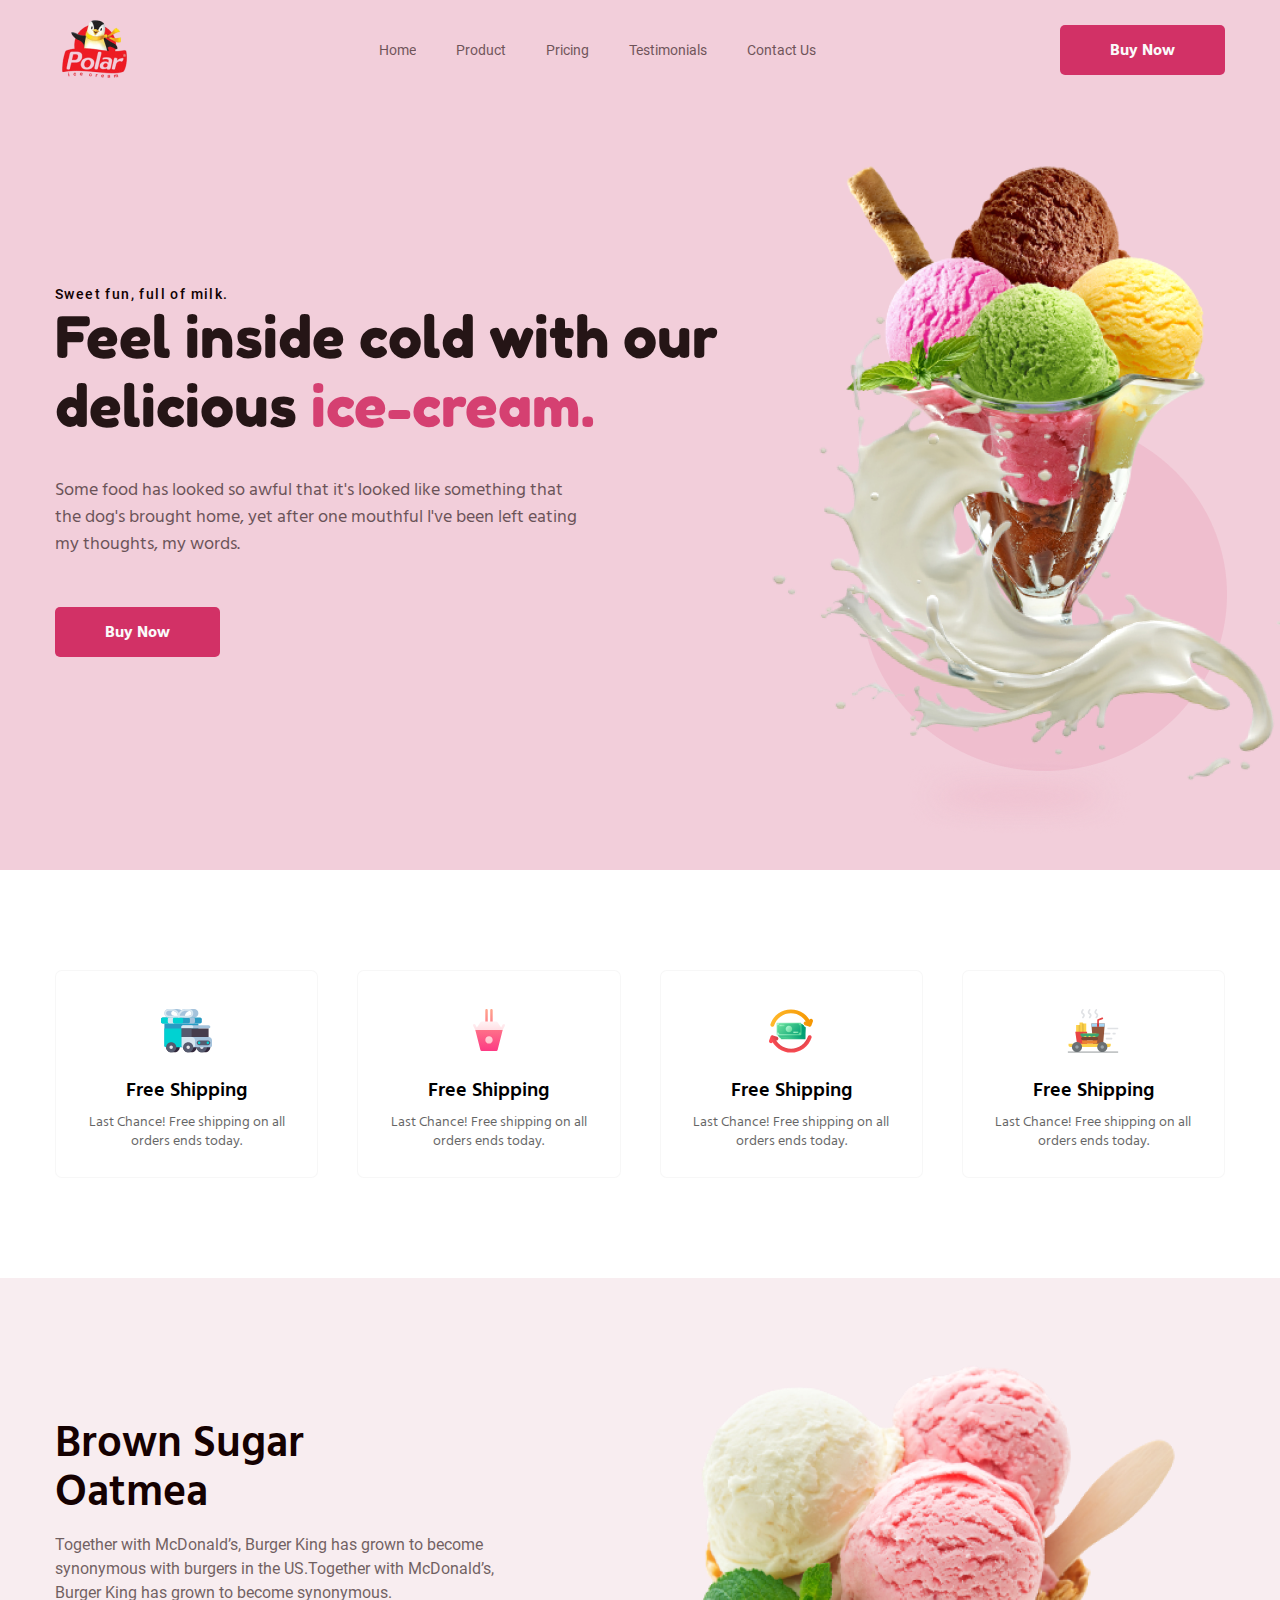
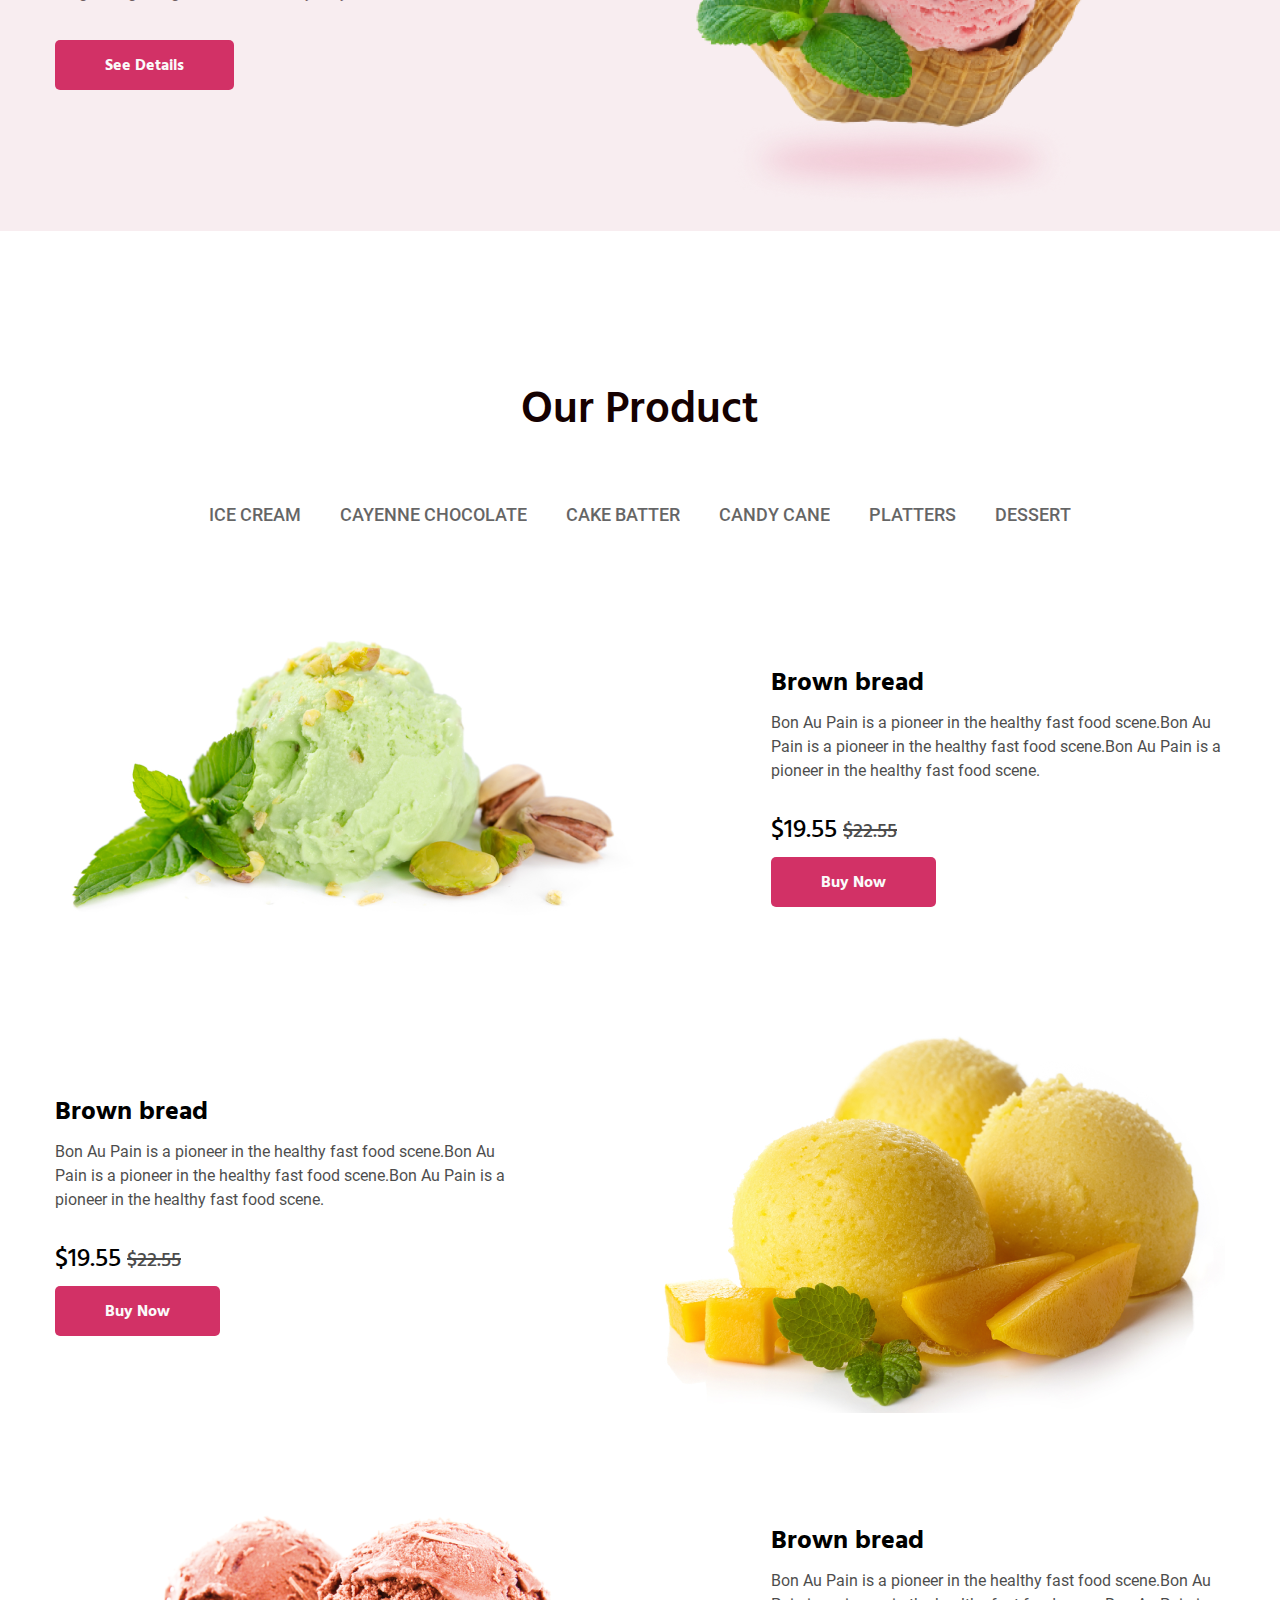
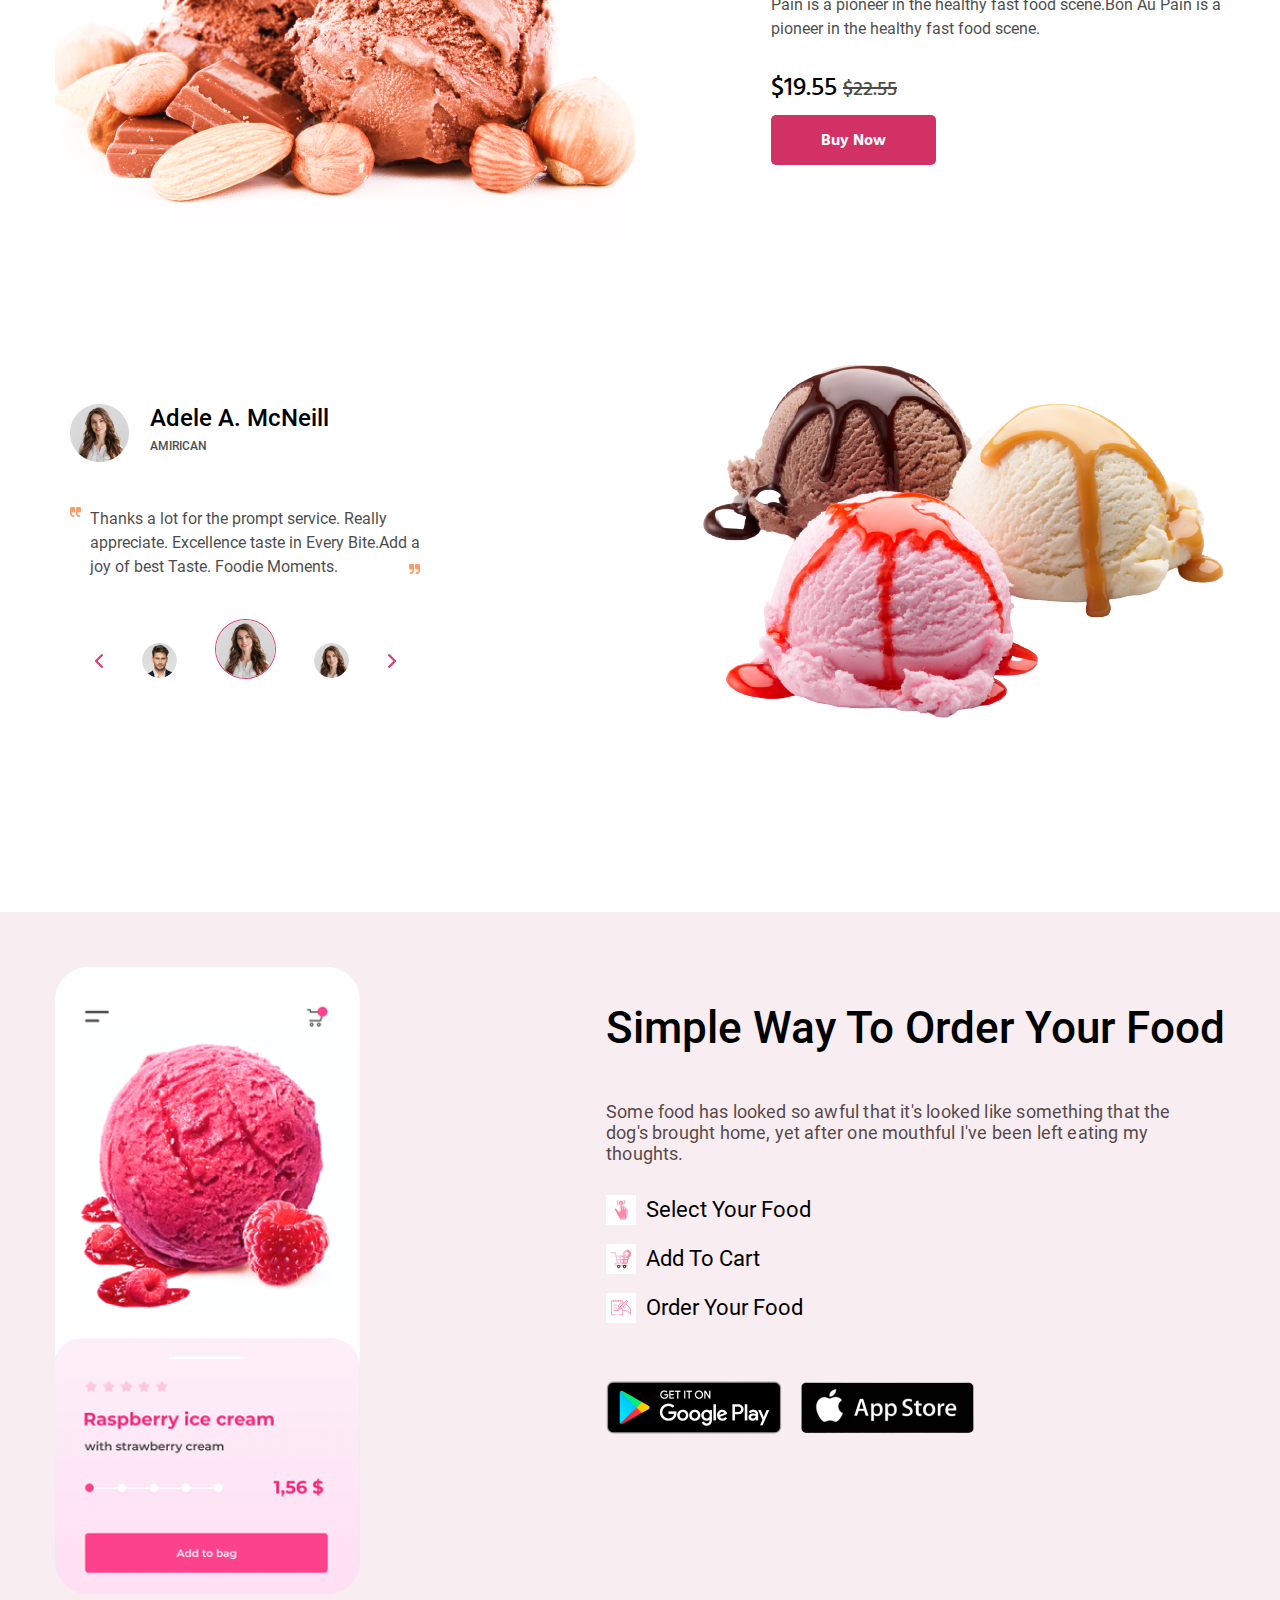
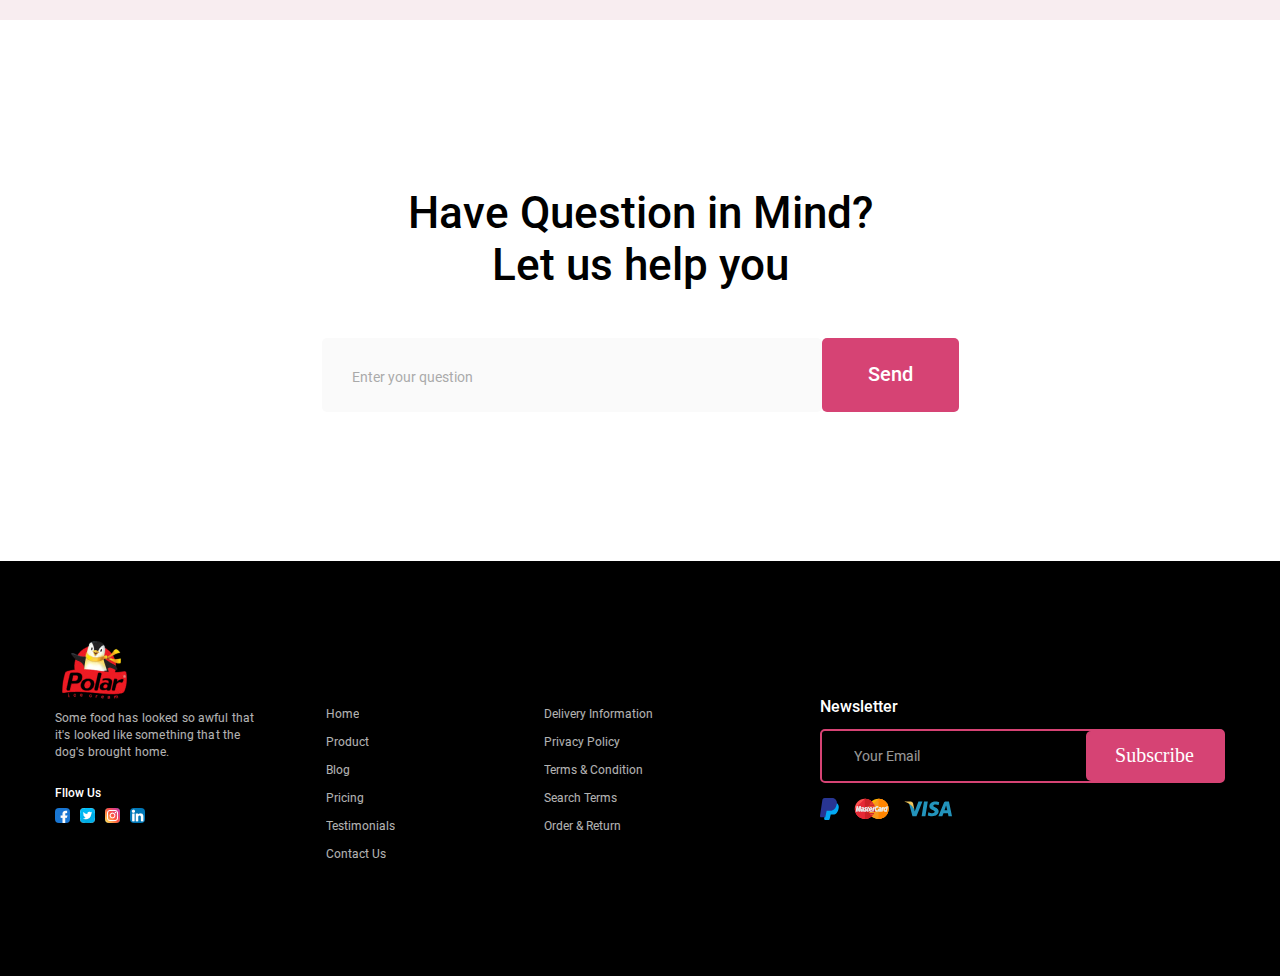
<file: index.html>
<!DOCTYPE html>
<html lang="en">

<head>
  <meta charset="UTF-8">
  <meta http-equiv="X-UA-Compatible" content="IE=edge">
  <meta name="viewport" content="width=device-width, initial-scale=1.0">
  <link rel="stylesheet" href="./fonts/Hind_Madurai/stylesheet.css">
  <link rel="stylesheet" href="./fonts/Fredoka_One/stylesheet.css">
  <link rel="stylesheet" href="./fonts/Roboto/stylesheet.css">
  <link rel="stylesheet" href="./css/style.css">
  <title>project2</title>
</head>

<body>

  <!-- Header -->
  <header>
    <div class="container">
      <div class="header__nav">
        <div class="header__nav-logo">
          <a href="#" class="logo-link">
            <img src="./img/logo.png" alt="" class="logo-img">
          </a>
        </div>
        <nav class="header__nav-menu">
          <ul class="menu-list">
            <li class="list-item"><a href="#" class="menu-link">Home</a></li>
            <li class="list-item"><a href="#" class="menu-link">Product</a></li>
            <li class="list-item"><a href="#" class="menu-link">Pricing</a></li>
            <li class="list-item"><a href="#" class="menu-link">Testimonials</a></li>
            <li class="list-item"><a href="#" class="menu-link">Contact Us</a></li>
          </ul>
        </nav>
        <a class="header__nav-btn btn">Buy Now</a>
      </div>
      <div class="header__info info">
        <div class="header__info-left">
          <span class="info-left__desct">Sweet fun, full of milk.</span>
          <h1 class="info-left__title">Feel inside cold with our delicious <span>ice-cream.</span>
          </h1>
          <p class="info-left__subtitle">Some food has looked so awful that it's looked like something that
            the dog's brought home, yet after one mouthful I've been left eating my thoughts, my words.</p>
          <a class="info-left__btn btn" href="#">Buy Now</a>
        </div>

        <div class="header__info-right">
          <img class="info-right__img" src="./img/ice1bg.png" alt="#">
        </div>
      </div>
    </div>
  </header>

  <!-- Main -->
  <main>

    <!-- Section Delivery  -->
    <section class="delivery ">
      <div class="container">
        <div class="delivery__iner">
          <div class="delivery__item">
            <div class="item__boximg">
              <svg width="52" height="44" viewBox="0 0 52 44" fill="none" xmlns="http://www.w3.org/2000/svg">
                <path
                  d="M37.3988 36.5498V14.45H3.39893V36.5498C3.39893 37.4888 4.15999 38.2498 5.09892 38.2498H35.6988C36.6377 38.2498 37.3988 37.4888 37.3988 36.5498Z"
                  fill="#289BC3" />
                <path
                  d="M13.6015 33.1498H10.2015C7.38486 33.1498 5.10156 35.4331 5.10156 38.2498C5.10156 41.0664 7.38486 43.3497 10.2015 43.3497H13.6015C16.4182 43.3497 18.7015 41.0664 18.7015 38.2498C18.7015 35.4331 16.4182 33.1498 13.6015 33.1498Z"
                  fill="#32283C" />
                <path
                  d="M44.1987 33.1498H40.7987C37.982 33.1498 35.6987 35.4331 35.6987 38.2498C35.6987 41.0665 37.982 43.3498 40.7987 43.3498H44.1987C47.0154 43.3498 49.2987 41.0665 49.2987 38.2498C49.2987 35.4331 47.0154 33.1498 44.1987 33.1498Z"
                  fill="#32283C" />
                <path
                  d="M40.7987 43.3498C43.6153 43.3498 45.8987 41.0665 45.8987 38.2498C45.8987 35.4332 43.6153 33.1498 40.7987 33.1498C37.9821 33.1498 35.6987 35.4332 35.6987 38.2498C35.6987 41.0665 37.9821 43.3498 40.7987 43.3498Z"
                  fill="#555A6E" />
                <path
                  d="M40.7976 39.9498C41.7365 39.9498 42.4976 39.1887 42.4976 38.2498C42.4976 37.3109 41.7365 36.5498 40.7976 36.5498C39.8588 36.5498 39.0977 37.3109 39.0977 38.2498C39.0977 39.1887 39.8588 39.9498 40.7976 39.9498Z"
                  fill="#E6E6EB" />
                <path
                  d="M30.601 33.1498H27.201C24.3844 33.1498 22.1011 35.4331 22.1011 38.2498C22.1011 41.0665 24.3844 43.3498 27.201 43.3498H30.601C33.4177 43.3498 35.701 41.0665 35.701 38.2498C35.701 35.4331 33.4177 33.1498 30.601 33.1498Z"
                  fill="#32283C" />
                <path
                  d="M47.6022 16.15H22.1023C21.1634 16.15 20.4023 16.911 20.4023 17.85V19.5499H47.6022C48.5411 19.5499 49.3022 18.7889 49.3022 17.85C49.3022 16.911 48.5411 16.15 47.6022 16.15Z"
                  fill="#A5C3DC" />
                <path
                  d="M30.6023 16.15H22.1023C21.1634 16.15 20.4023 16.911 20.4023 17.85V19.5499H30.6023C31.5412 19.5499 32.3023 18.7889 32.3023 17.85C32.3023 16.911 31.5412 16.15 30.6023 16.15Z"
                  fill="#D7E6F0" />
                <path d="M20.4023 19.5499H47.6022V28.0498H20.4023V19.5499Z" fill="#463C4B" />
                <path d="M20.4023 19.5499H30.6023V28.0498H20.4023V19.5499Z" fill="#555A6E" />
                <path
                  d="M49.3022 38.2498H22.1023C21.1634 38.2498 20.4023 37.4887 20.4023 36.5498V28.0498H47.6022C49.4799 28.0498 51.0022 29.572 51.0022 31.4498V36.5498C51.0022 37.4887 50.2411 38.2498 49.3022 38.2498Z"
                  fill="#A5C3DC" />
                <path
                  d="M32.3023 38.2498H22.1023C21.1634 38.2498 20.4023 37.4887 20.4023 36.5498V28.0498H30.6023C32.48 28.0498 34.0023 29.572 34.0023 31.4498V36.5498C34.0023 37.4887 33.2412 38.2498 32.3023 38.2498Z"
                  fill="#D7E6F0" />
                <path
                  d="M38.1072 31.4498H46.8905C48.2206 31.4498 49.2988 32.528 49.2988 33.8582C49.2988 35.1882 48.2205 36.2665 46.8904 36.2665H38.1071C36.7771 36.2665 35.6987 35.1883 35.6987 33.8582C35.6988 32.528 36.7771 31.4498 38.1072 31.4498Z"
                  fill="#555A6E" />
                <path
                  d="M38.1109 35.1332C38.8151 35.1332 39.3859 34.5623 39.3859 33.8582C39.3859 33.154 38.8151 32.5832 38.1109 32.5832C37.4068 32.5832 36.8359 33.154 36.8359 33.8582C36.8359 34.5623 37.4068 35.1332 38.1109 35.1332Z"
                  fill="#00D2D2" />
                <path
                  d="M46.8883 35.1332C47.5924 35.1332 48.1633 34.5623 48.1633 33.8582C48.1633 33.154 47.5924 32.5832 46.8883 32.5832C46.1841 32.5832 45.6133 33.154 45.6133 33.8582C45.6133 34.5623 46.1841 35.1332 46.8883 35.1332Z"
                  fill="#00D2D2" />
                <path
                  d="M16.1497 0H11.0497C10.5803 0 10.1997 0.380586 10.1997 0.849996C10.1997 1.31941 10.5803 1.69999 11.0497 1.69999C14.3305 1.69999 16.9997 4.36919 16.9997 7.64996C16.9997 8.11937 17.3803 8.49996 17.8497 8.49996H22.9496C23.4191 8.49996 23.7996 8.11937 23.7996 7.64996C23.7996 3.43175 20.3679 0 16.1497 0Z"
                  fill="#A5C3DC" />
                <path
                  d="M29.7494 0H24.6495C20.4313 0 16.9995 3.43175 16.9995 7.64996C16.9995 8.11937 17.3801 8.49996 17.8495 8.49996H22.9495C23.4189 8.49996 23.7995 8.11937 23.7995 7.64996C23.7995 4.36919 26.4687 1.69999 29.7494 1.69999C30.2189 1.69999 30.5994 1.31941 30.5994 0.849996C30.5994 0.380586 30.2189 0 29.7494 0Z"
                  fill="#A5C3DC" />
                <path
                  d="M33.1497 0H28.0497C27.5803 0 27.1997 0.380586 27.1997 0.849996C27.1997 1.31941 27.5803 1.69999 28.0497 1.69999C29.4558 1.69999 30.5997 2.84387 30.5997 4.24998C30.5997 5.65608 29.4558 6.79996 28.0497 6.79996C27.5803 6.79996 27.1997 7.18055 27.1997 7.64996C27.1997 8.11937 27.5803 8.49996 28.0497 8.49996H33.1497C35.4931 8.49996 37.3997 6.59342 37.3997 4.24998C37.3997 1.90654 35.4931 0 33.1497 0Z"
                  fill="#A5C3DC" />
                <path
                  d="M12.7489 6.79996C11.3428 6.79996 10.1989 5.65608 10.1989 4.24998C10.1989 2.84387 11.3428 1.69999 12.7489 1.69999C13.2183 1.69999 13.5989 1.31941 13.5989 0.849996C13.5989 0.380586 13.2183 0 12.7489 0H7.6489C5.30547 0 3.39893 1.90654 3.39893 4.24998C3.39893 6.59342 5.30547 8.49996 7.6489 8.49996H12.7489C13.2183 8.49996 13.5989 8.11937 13.5989 7.64996C13.5989 7.18055 13.2183 6.79996 12.7489 6.79996Z"
                  fill="#A5C3DC" />
                <path
                  d="M39.0998 8.49994H1.69999C0.761065 8.49994 0 9.261 0 10.1999V12.7499C0 13.6888 0.761065 14.4499 1.69999 14.4499H39.0998C40.0387 14.4499 40.7998 13.6888 40.7998 12.7499V10.1999C40.7998 9.261 40.0387 8.49994 39.0998 8.49994Z"
                  fill="#289BC3" />
                <path
                  d="M18.6988 38.2498H5.09892C4.15999 38.2498 3.39893 37.4887 3.39893 36.5498V19.5499H20.3988V36.5498C20.3988 37.4887 19.6378 38.2498 18.6988 38.2498Z"
                  fill="#00D2D2" />
                <path
                  d="M20.3999 8.49994H1.69999C0.761065 8.49994 0 9.261 0 10.1999V12.7499C0 13.6888 0.761065 14.4499 1.69999 14.4499H20.3999C21.3388 14.4499 22.0999 13.6888 22.0999 12.7499V10.1999C22.0999 9.261 21.3388 8.49994 20.3999 8.49994Z"
                  fill="#00D2D2" />
                <path
                  d="M11.8978 12.7499C11.8978 13.6888 12.6589 14.4499 13.5978 14.4499H8.49784C7.55892 14.4499 6.79785 13.6888 6.79785 12.7499V10.1999C6.79785 9.261 7.55892 8.49994 8.49784 8.49994H13.5978C12.6589 8.49994 11.8978 9.261 11.8978 10.1999V12.7499Z"
                  fill="#D7E6F0" />
                <path
                  d="M28.9031 12.75C28.9031 13.6889 28.1421 14.45 27.2031 14.45H32.3031C33.242 14.45 34.0031 13.6889 34.0031 12.75V10.2C34.0031 9.26106 33.242 8.5 32.3031 8.5H27.2031C28.1421 8.5 28.9031 9.26106 28.9031 10.2V12.75Z"
                  fill="#A5C3DC" />
                <path
                  d="M28.0529 8.49996H17.0029V7.64996C17.0029 3.43175 20.4347 0 24.6529 0H28.0529C30.3963 0 32.3028 1.90654 32.3028 4.24998C32.3028 6.59342 30.3963 8.49996 28.0529 8.49996ZM18.7635 6.79996H28.0529C29.459 6.79996 30.6029 5.65608 30.6029 4.24998C30.6029 2.84387 29.459 1.69999 28.0529 1.69999H24.6529C21.6606 1.69999 19.1771 3.92029 18.7635 6.79996Z"
                  fill="#D7E6F0" />
                <path
                  d="M18.6988 8.49996H7.6489C5.30547 8.49996 3.39893 6.59342 3.39893 4.24998C3.39893 1.90654 5.30547 0 7.6489 0H11.0489C15.2671 0 18.6988 3.43175 18.6988 7.64996V8.49996ZM7.6489 1.69999C6.2428 1.69999 5.09892 2.84387 5.09892 4.24998C5.09892 5.65608 6.2428 6.79996 7.6489 6.79996H16.9383C16.5246 3.92029 14.0411 1.69999 11.0489 1.69999H7.6489Z"
                  fill="#D7E6F0" />
                <path
                  d="M27.201 43.3498C30.0177 43.3498 32.301 41.0665 32.301 38.2498C32.301 35.4332 30.0177 33.1498 27.201 33.1498C24.3844 33.1498 22.1011 35.4332 22.1011 38.2498C22.1011 41.0665 24.3844 43.3498 27.201 43.3498Z"
                  fill="#555A6E" />
                <path
                  d="M27.2 39.9498C28.1389 39.9498 28.9 39.1887 28.9 38.2498C28.9 37.3109 28.1389 36.5498 27.2 36.5498C26.2611 36.5498 25.5 37.3109 25.5 38.2498C25.5 39.1887 26.2611 39.9498 27.2 39.9498Z"
                  fill="#E6E6EB" />
                <path
                  d="M10.2015 43.3497C13.0182 43.3497 15.3015 41.0664 15.3015 38.2498C15.3015 35.4331 13.0182 33.1498 10.2015 33.1498C7.3849 33.1498 5.10156 35.4331 5.10156 38.2498C5.10156 41.0664 7.3849 43.3497 10.2015 43.3497Z"
                  fill="#555A6E" />
                <path
                  d="M10.1966 39.9498C11.1355 39.9498 11.8966 39.1887 11.8966 38.2498C11.8966 37.3109 11.1355 36.5498 10.1966 36.5498C9.25769 36.5498 8.49658 37.3109 8.49658 38.2498C8.49658 39.1887 9.25769 39.9498 10.1966 39.9498Z"
                  fill="#E6E6EB" />
              </svg>
            </div>
            <p class="item__title">Free Shipping</p>
            <p class="item__info">Last Chance! Free shipping on all orders ends today.</p>
          </div> <!-- /delivery __item -->
          <div class="delivery__item">
            <div class="item__boximg">
              <svg width="32" height="43" viewBox="0 0 32 43" fill="none" xmlns="http://www.w3.org/2000/svg">
                <path
                  d="M15.8877 18.6239L2.3125 21.0852L7.4074 41.071C7.55508 41.6124 8.04734 42.0063 8.61344 42.0063H23.3813C23.9473 42.0063 24.4396 41.6124 24.5873 41.071L29.6824 21.0852L15.8877 18.6239ZM13.5361 14.9319C14.2163 14.9319 14.7667 14.3815 14.7667 13.7013V1.23065C14.7667 0.55043 14.2163 0 13.5361 0C12.8558 0 12.3054 0.55043 12.3054 1.23065V13.7013C12.3054 14.3815 12.8558 14.9319 13.5361 14.9319ZM18.4587 14.9319C19.1389 14.9319 19.6893 14.3815 19.6893 13.7013V1.23065C19.6893 0.55043 19.1389 0 18.4587 0C17.7784 0 17.228 0.55043 17.228 1.23065V13.7013C17.228 14.3815 17.7784 14.9319 18.4587 14.9319Z"
                  fill="url(#paint0_linear_1_151)" />
                <path
                  d="M31.3092 15.055C30.7185 14.7597 29.98 15.0057 29.6603 15.621L28.1587 18.6239L24.4176 13.012C24.1715 12.6675 23.8022 12.4706 23.3839 12.4706H8.61606C8.19764 12.4706 7.82844 12.6675 7.58231 13.012L3.84113 18.6239L2.33973 15.621C2.01976 15.0057 1.28137 14.7597 0.690738 15.055C0.0754119 15.375 -0.170801 16.1134 0.124556 16.704L2.31512 21.0852H29.685L31.8753 16.704C32.1709 16.1133 31.9245 15.375 31.3092 15.055ZM16 27.2385C13.9642 27.2385 12.308 28.8946 12.308 30.9304C12.308 32.9663 13.9642 34.6224 16 34.6224C18.0358 34.6224 19.6919 32.9663 19.6919 30.9304C19.6919 28.8946 18.0358 27.2385 16 27.2385Z"
                  fill="url(#paint1_linear_1_151)" />
                <defs>
                  <linearGradient id="paint0_linear_1_151" x1="15.9974" y1="42.0063" x2="15.9974" y2="0"
                    gradientUnits="userSpaceOnUse">
                    <stop stop-color="#FD3A84" />
                    <stop offset="1" stop-color="#FFA68D" />
                  </linearGradient>
                  <linearGradient id="paint1_linear_1_151" x1="16" y1="34.6224" x2="16" y2="12.4706"
                    gradientUnits="userSpaceOnUse">
                    <stop stop-color="#FFC2CC" />
                    <stop offset="1" stop-color="#FFF2F4" />
                  </linearGradient>
                </defs>
              </svg>
            </div>
            <p class="item__title">Free Shipping</p>
            <p class="item__info">Last Chance! Free shipping on all orders ends today.</p>
          </div> <!-- /delivery __item -->
          <div class="delivery__item">
            <div class="item__boximg">
              <svg width="44" height="44" viewBox="0 0 44 44" fill="none" xmlns="http://www.w3.org/2000/svg">
                <path
                  d="M35.5745 30.3717H12.5435C12.0279 30.3717 11.6099 29.9537 11.6099 29.4381V18.6801C11.6099 18.1645 12.0279 17.7465 12.5435 17.7465H35.5745C36.0901 17.7465 36.5081 18.1645 36.5081 18.6801V29.4381C36.5083 29.9536 36.0903 30.3717 35.5745 30.3717Z"
                  fill="url(#paint0_linear_1_163)" />
                <path
                  d="M11.6352 29.0499L12.957 30.3717H35.5745C36.0901 30.3717 36.5081 29.9537 36.5081 29.4381V18.6801C36.5081 18.1645 36.0901 17.7464 35.5745 17.7464H12.5435C12.0279 17.7464 11.6099 18.1644 11.6099 18.6801V28.9956L11.6352 29.0499Z"
                  fill="url(#paint1_linear_1_163)" />
                <path
                  d="M34.1717 28.9714H11.1407C10.625 28.9714 10.207 28.5534 10.207 28.0378V17.2797C10.207 16.7641 10.625 16.3461 11.1407 16.3461H34.1717C34.6873 16.3461 35.1053 16.7641 35.1053 17.2797V28.0377C35.1053 28.5534 34.6873 28.9714 34.1717 28.9714Z"
                  fill="url(#paint2_linear_1_163)" />
                <path
                  d="M10.2322 27.6496L11.554 28.9714H34.1715C34.6871 28.9714 35.1051 28.5534 35.1051 28.0377V17.2797C35.1051 16.764 34.6871 16.3459 34.1715 16.3459H11.1407C10.625 16.3459 10.207 16.7639 10.207 17.2797V27.5952L10.2322 27.6496Z"
                  fill="url(#paint3_linear_1_163)" />
                <path
                  d="M32.7737 27.5709H9.74271C9.22708 27.5709 8.80908 27.1529 8.80908 26.6373V15.8793C8.80908 15.3637 9.22708 14.9457 9.74271 14.9457H32.7737C33.2894 14.9457 33.7074 15.3637 33.7074 15.8793V26.6373C33.7074 27.1529 33.2894 27.5709 32.7737 27.5709Z"
                  fill="url(#paint4_linear_1_163)" />
                <path
                  d="M8.83443 26.2491L10.1562 27.5709H32.7737C33.2894 27.5709 33.7074 27.1529 33.7074 26.6373V15.8793C33.7074 15.3637 33.2894 14.9457 32.7737 14.9457H9.74271C9.22708 14.9457 8.80908 15.3637 8.80908 15.8793V26.1948L8.83443 26.2491Z"
                  fill="url(#paint5_linear_1_163)" />
                <path
                  d="M31.4573 26.2535H8.4263C7.91067 26.2535 7.49268 25.8355 7.49268 25.3199V14.5619C7.49268 14.0463 7.91067 13.6283 8.4263 13.6283H31.4573C31.973 13.6283 32.391 14.0463 32.391 14.5619V25.3198C32.391 25.8354 31.973 26.2535 31.4573 26.2535Z"
                  fill="url(#paint6_linear_1_163)" />
                <path
                  d="M30.9827 16.2974C30.3071 16.2623 29.755 15.7088 29.7199 15.0333C29.7122 14.8839 29.7296 14.7398 29.7675 14.604H10.1125C10.1504 14.7396 10.1679 14.8838 10.1601 15.0333C10.1249 15.7088 9.57279 16.2623 8.89732 16.2973C8.66623 16.3093 8.44735 16.2623 8.25391 16.1704V23.7111C8.44752 23.6191 8.66658 23.5721 8.89775 23.5841C9.5733 23.6194 10.1252 24.1731 10.1601 24.8487C10.1677 24.998 10.1504 25.1419 10.1125 25.2775H29.7675C29.7296 25.142 29.7122 24.998 29.7199 24.8487C29.7548 24.1731 30.3067 23.6194 30.9822 23.5841C31.2134 23.572 31.4325 23.619 31.626 23.7111V16.1704C31.4327 16.2624 31.2137 16.3093 30.9827 16.2974Z"
                  fill="url(#paint7_linear_1_163)" />
                <path
                  d="M19.94 23.1735C21.7255 23.1735 23.1729 21.726 23.1729 19.9405C23.1729 18.155 21.7255 16.7076 19.94 16.7076C18.1545 16.7076 16.707 18.155 16.707 19.9405C16.707 21.726 18.1545 23.1735 19.94 23.1735Z"
                  fill="url(#paint8_linear_1_163)" />
                <path d="M15.4964 15.7917H10.5312V17.2201H15.4964V15.7917Z" fill="url(#paint9_linear_1_163)" />
                <path d="M29.3479 22.6617H24.3828V24.09H29.3479V22.6617Z" fill="url(#paint10_linear_1_163)" />
                <path
                  d="M42.7321 9.97251C41.8421 9.64689 40.868 10.0186 40.405 10.8083C38.9453 8.39882 37.0181 6.2907 34.6969 4.58733C30.9772 1.85813 26.5661 0.415588 21.9402 0.415588C17.3142 0.415588 12.903 1.85813 9.18345 4.58733C5.54048 7.26033 2.86646 10.9295 1.4503 15.1978C1.11454 16.2099 1.66282 17.3026 2.6749 17.6384C3.68733 17.9743 4.77977 17.4259 5.11544 16.4138C6.27791 12.91 8.47456 9.89706 11.4679 7.70067C14.5204 5.46088 18.1416 4.27693 21.9402 4.27693C25.7388 4.27693 29.3598 5.46088 32.4124 7.70076C34.1951 9.00872 35.695 10.6065 36.8623 12.4249C35.9741 12.2914 35.0847 12.795 34.7641 13.6714C34.3976 14.6729 34.9124 15.7817 35.9138 16.1481L39.9341 17.6191C39.9437 17.6227 39.9535 17.625 39.9631 17.6283C39.9969 17.6401 40.0309 17.6508 40.0653 17.6606C40.0837 17.6659 40.102 17.6713 40.1204 17.6761C40.1551 17.685 40.1901 17.6924 40.2253 17.6994C40.2433 17.7029 40.2612 17.707 40.2791 17.71C40.3165 17.7163 40.3541 17.7207 40.392 17.7249C40.4074 17.7265 40.4228 17.7291 40.4382 17.7303C40.4909 17.7347 40.5439 17.7372 40.5972 17.7372C40.5972 17.7372 40.5972 17.7372 40.5972 17.7372H40.5973C40.6474 17.7372 40.6974 17.7351 40.7469 17.7313C40.7587 17.7303 40.7705 17.7284 40.7824 17.7272C40.8205 17.7235 40.8586 17.7196 40.8963 17.7136C40.9109 17.7113 40.9254 17.7078 40.9401 17.7052C40.9753 17.6988 41.0103 17.6922 41.0449 17.6839C41.0611 17.6801 41.0772 17.6751 41.0934 17.6707C41.1263 17.662 41.1588 17.6531 41.191 17.6427C41.1958 17.6411 41.2006 17.6401 41.2055 17.6385C41.215 17.6354 41.224 17.631 41.2335 17.6277C41.2761 17.6128 41.3181 17.5966 41.3595 17.5788C41.3773 17.5713 41.395 17.5636 41.4124 17.5555C41.4527 17.5367 41.4924 17.5163 41.5314 17.4948C41.5438 17.488 41.5566 17.4819 41.5689 17.4748C41.6158 17.4476 41.6613 17.4178 41.7059 17.3866C41.7234 17.3744 41.74 17.3614 41.7568 17.3487C41.7865 17.3263 41.8157 17.3033 41.8443 17.2792C41.8599 17.266 41.8754 17.2528 41.8906 17.239C41.9231 17.2097 41.9545 17.1791 41.985 17.1476C41.9935 17.1388 42.0026 17.1305 42.0108 17.1215C42.0506 17.0788 42.0887 17.0342 42.1247 16.9876C42.1272 16.9843 42.1294 16.9809 42.1319 16.9776C42.164 16.9355 42.1944 16.8917 42.2232 16.8466C42.2308 16.8344 42.2381 16.8221 42.2455 16.8099C42.2678 16.7732 42.2888 16.7359 42.3089 16.6975C42.317 16.6816 42.3253 16.6659 42.333 16.6498C42.3505 16.6138 42.3665 16.5771 42.3819 16.5396C42.389 16.5222 42.3967 16.5051 42.4033 16.4876C42.4055 16.4816 42.4084 16.4758 42.4106 16.4697L43.8817 12.4495C44.2482 11.4479 43.7334 10.3389 42.7321 9.97251Z"
                  fill="url(#paint11_linear_1_163)" />
                <path
                  d="M1.26782 34.0273C2.15778 34.3529 3.13188 33.9813 3.59491 33.1915C5.05465 35.601 6.98179 37.7091 9.30304 39.4125C13.0226 42.1417 17.4338 43.5844 22.0598 43.5844C26.6857 43.5844 31.0969 42.1418 34.8165 39.4125C38.4594 36.7395 41.1335 33.0704 42.5497 28.802C42.8855 27.7899 42.3372 26.6972 41.3251 26.3615C40.3127 26.0256 39.2202 26.574 38.8846 27.5861C37.7221 31.0898 35.5254 34.1028 32.5321 36.2992C29.4796 38.5389 25.8584 39.7229 22.0598 39.7229C18.2612 39.7229 14.6402 38.539 11.5876 36.2992C9.80492 34.9912 8.30497 33.3934 7.13768 31.575C8.02593 31.7085 8.91529 31.2049 9.23593 30.3285C9.60245 29.3272 9.0876 28.2182 8.08617 27.8518L4.06594 26.3808C4.05631 26.3773 4.04652 26.375 4.03689 26.3716C4.00312 26.3598 3.96909 26.3492 3.93471 26.3393C3.91632 26.334 3.89802 26.3286 3.87963 26.3238C3.84491 26.315 3.80993 26.3075 3.7747 26.3005C3.75673 26.297 3.73877 26.2929 3.7209 26.2899C3.68352 26.2836 3.64588 26.2792 3.60798 26.275C3.59259 26.2734 3.57721 26.2708 3.56183 26.2696C3.50915 26.2652 3.45613 26.2627 3.40284 26.2627C3.40284 26.2627 3.40285 26.2627 3.40276 26.2627H3.40267C3.35257 26.2627 3.30264 26.2648 3.25314 26.2686C3.24128 26.2696 3.22951 26.2716 3.21765 26.2727C3.17949 26.2764 3.14142 26.2803 3.1037 26.2863C3.08909 26.2887 3.07456 26.2921 3.05987 26.2948C3.02472 26.3011 2.98974 26.3077 2.95511 26.316C2.93887 26.3199 2.9228 26.3249 2.90656 26.3292C2.87381 26.3379 2.84116 26.3469 2.80902 26.3572C2.80421 26.3588 2.79939 26.3598 2.79449 26.3614C2.78496 26.3646 2.77602 26.3689 2.76648 26.3722C2.72394 26.3872 2.68192 26.4033 2.64049 26.4211C2.62271 26.4287 2.605 26.4363 2.58764 26.4444C2.54725 26.4632 2.50764 26.4836 2.46862 26.5051C2.45625 26.5119 2.44335 26.518 2.43115 26.5251C2.38423 26.5523 2.33868 26.5821 2.29408 26.6133C2.27664 26.6255 2.26005 26.6385 2.24321 26.6512C2.21347 26.6736 2.18425 26.6966 2.15572 26.7207C2.14008 26.7339 2.12461 26.7471 2.1094 26.7609C2.07692 26.7902 2.04546 26.8208 2.01496 26.8523C2.00654 26.8611 1.99743 26.8694 1.98918 26.8784C1.94939 26.9211 1.91132 26.9658 1.87531 27.0123C1.87282 27.0156 1.87058 27.0191 1.86809 27.0223C1.83604 27.0644 1.80561 27.1083 1.77682 27.1534C1.76918 27.1655 1.76187 27.1778 1.75448 27.1901C1.73222 27.2267 1.71117 27.2641 1.69115 27.3025C1.68298 27.3183 1.67473 27.334 1.667 27.3501C1.64955 27.3861 1.63348 27.4229 1.6181 27.4603C1.61097 27.4777 1.60332 27.4948 1.5967 27.5123C1.59447 27.5183 1.59163 27.5241 1.5894 27.5302L0.118148 31.5506C-0.248374 32.552 0.26639 33.661 1.26782 34.0273Z"
                  fill="url(#paint12_radial_1_163)" />
                <defs>
                  <linearGradient id="paint0_linear_1_163" x1="11.6096" y1="24.0595" x2="36.5074" y2="24.0595"
                    gradientUnits="userSpaceOnUse">
                    <stop stop-color="#61DB99" />
                    <stop offset="1" stop-color="#009E74" />
                  </linearGradient>
                  <linearGradient id="paint1_linear_1_163" x1="25.1839" y1="27.8652" x2="23.8777" y2="23.1176"
                    gradientUnits="userSpaceOnUse">
                    <stop stop-color="#009E74" stop-opacity="0" />
                    <stop offset="1" stop-color="#009E74" />
                  </linearGradient>
                  <linearGradient id="paint2_linear_1_163" x1="10.2068" y1="22.6592" x2="35.1046" y2="22.6592"
                    gradientUnits="userSpaceOnUse">
                    <stop stop-color="#61DB99" />
                    <stop offset="1" stop-color="#009E74" />
                  </linearGradient>
                  <linearGradient id="paint3_linear_1_163" x1="23.6262" y1="27.0378" x2="22.7652" y2="22.9139"
                    gradientUnits="userSpaceOnUse">
                    <stop stop-color="#009E74" stop-opacity="0" />
                    <stop offset="1" stop-color="#009E74" />
                  </linearGradient>
                  <linearGradient id="paint4_linear_1_163" x1="8.80886" y1="21.2588" x2="33.7067" y2="21.2588"
                    gradientUnits="userSpaceOnUse">
                    <stop stop-color="#61DB99" />
                    <stop offset="1" stop-color="#009E74" />
                  </linearGradient>
                  <linearGradient id="paint5_linear_1_163" x1="23.1313" y1="28.3975" x2="19.1274" y2="12.5432"
                    gradientUnits="userSpaceOnUse">
                    <stop stop-color="#009E74" stop-opacity="0" />
                    <stop offset="1" stop-color="#009E74" />
                  </linearGradient>
                  <linearGradient id="paint6_linear_1_163" x1="7.4925" y1="19.9414" x2="32.3903" y2="19.9414"
                    gradientUnits="userSpaceOnUse">
                    <stop stop-color="#A7F3CE" />
                    <stop offset="1" stop-color="#61DB99" />
                  </linearGradient>
                  <linearGradient id="paint7_linear_1_163" x1="13.4361" y1="13.4378" x2="29.2792" y2="29.2809"
                    gradientUnits="userSpaceOnUse">
                    <stop stop-color="#61DB99" />
                    <stop offset="1" stop-color="#009E74" />
                  </linearGradient>
                  <linearGradient id="paint8_linear_1_163" x1="18.0157" y1="18.0172" x2="22.7028" y2="22.7044"
                    gradientUnits="userSpaceOnUse">
                    <stop stop-color="#A7F3CE" />
                    <stop offset="1" stop-color="#61DB99" />
                  </linearGradient>
                  <linearGradient id="paint9_linear_1_163" x1="11.6688" y1="15.1618" x2="14.9455" y2="18.4384"
                    gradientUnits="userSpaceOnUse">
                    <stop stop-color="#A7F3CE" />
                    <stop offset="1" stop-color="#61DB99" />
                  </linearGradient>
                  <linearGradient id="paint10_linear_1_163" x1="25.5196" y1="22.0312" x2="28.7963" y2="25.3078"
                    gradientUnits="userSpaceOnUse">
                    <stop stop-color="#A7F3CE" />
                    <stop offset="1" stop-color="#61DB99" />
                  </linearGradient>
                  <linearGradient id="paint11_linear_1_163" x1="1.35154" y1="9.07718" x2="43.999" y2="9.07718"
                    gradientUnits="userSpaceOnUse">
                    <stop stop-color="#FFB92D" />
                    <stop offset="1" stop-color="#F59500" />
                  </linearGradient>
                  <radialGradient id="paint12_radial_1_163" cx="0" cy="0" r="1" gradientUnits="userSpaceOnUse"
                    gradientTransform="translate(22.2838 22.1382) rotate(180) scale(21.8589)">
                    <stop stop-color="#BE3F45" />
                    <stop offset="0.317" stop-color="#C14046" />
                    <stop offset="0.538" stop-color="#CA4148" />
                    <stop offset="0.729" stop-color="#D9444B" />
                    <stop offset="0.902" stop-color="#EF4950" />
                    <stop offset="1" stop-color="#FF4C54" />
                  </radialGradient>
                </defs>
              </svg>
            </div>
            <p class="item__title">Free Shipping</p>
            <p class="item__info">Last Chance! Free shipping on all orders ends today.</p>
          </div> <!-- /delivery __item -->
          <div class="delivery__item">
            <div class="item__boximg">
              <svg width="54" height="54" viewBox="0 0 54 54" fill="none" xmlns="http://www.w3.org/2000/svg">
                <path
                  d="M43.6875 30.375H35.4375C35.2137 30.375 34.9991 30.2861 34.8409 30.1279C34.6826 29.9696 34.5938 29.755 34.5938 29.5312C34.5938 29.3075 34.6826 29.0929 34.8409 28.9346C34.9991 28.7764 35.2137 28.6875 35.4375 28.6875H43.6875C43.9113 28.6875 44.1259 28.7764 44.2841 28.9346C44.4423 29.0929 44.5312 29.3075 44.5312 29.5312C44.5312 29.755 44.4423 29.9696 44.2841 30.1279C44.1259 30.2861 43.9113 30.375 43.6875 30.375Z"
                  fill="#E0E2E5" />
                <path d="M25.3125 19.4062L27 39.6562V41.3438H37.125V39.6562L38.8125 19.4062H25.3125Z" fill="#93573D" />
                <path d="M16.875 19.4062V18.5625H13.5V21.0938H10.125V29.5312H13.5H16.875V28.6875H20.25V19.4062H16.875Z"
                  fill="#FDD14B" />
                <path
                  d="M13.5 32.0625C13.2762 32.0625 13.0616 31.9736 12.9034 31.8154C12.7451 31.6571 12.6562 31.4425 12.6562 31.2188V21.9375C12.6562 21.7137 12.7451 21.4991 12.9034 21.3409C13.0616 21.1826 13.2762 21.0938 13.5 21.0938C13.7238 21.0938 13.9384 21.1826 14.0966 21.3409C14.2549 21.4991 14.3438 21.7137 14.3438 21.9375V31.2188C14.3438 31.4425 14.2549 31.6571 14.0966 31.8154C13.9384 31.9736 13.7238 32.0625 13.5 32.0625Z"
                  fill="#E4BC43" />
                <path
                  d="M16.9957 33.75C16.7733 33.75 16.5599 33.6622 16.4019 33.5057C16.2439 33.3492 16.1541 33.1366 16.1519 32.9142L16.0313 20.258C16.0292 20.0342 16.116 19.8188 16.2727 19.659C16.4295 19.4993 16.6432 19.4084 16.867 19.4062C17.0908 19.4041 17.3063 19.491 17.466 19.6477C17.6257 19.8044 17.7167 20.0182 17.7188 20.242L17.8393 32.8982C17.8415 33.122 17.7546 33.3374 17.598 33.4971C17.4413 33.6569 17.2276 33.7478 17.0038 33.75H16.9957Z"
                  fill="#E4BC43" />
                <path d="M9.28125 27.8438L10.9688 39.6562V41.3438H21.0938V39.6562V27.8438H9.28125Z" fill="#E74444" />
                <path
                  d="M48.9375 30.375H47.25C47.0262 30.375 46.8116 30.2861 46.6534 30.1279C46.4951 29.9696 46.4062 29.755 46.4062 29.5312C46.4062 29.3075 46.4951 29.0929 46.6534 28.9346C46.8116 28.7764 47.0262 28.6875 47.25 28.6875H48.9375C49.1613 28.6875 49.3759 28.7764 49.5341 28.9346C49.6924 29.0929 49.7812 29.3075 49.7812 29.5312C49.7812 29.755 49.6924 29.9696 49.5341 30.1279C49.3759 30.2861 49.1613 30.375 48.9375 30.375Z"
                  fill="#E0E2E5" />
                <path d="M38.8125 19.4062L38.5309 22.7812H25.5941L25.3125 19.4062H38.8125Z" fill="#A4D4F4" />
                <path
                  d="M23.6737 14.3437C23.521 14.3436 23.3712 14.302 23.2403 14.2235C23.1094 14.145 23.0022 14.0324 22.9302 13.8977C22.8583 13.7631 22.8242 13.6114 22.8316 13.4589C22.839 13.3064 22.8877 13.1588 22.9724 13.0318L23.774 11.8288C23.8936 11.6494 23.94 11.4309 23.9036 11.2184C23.8672 11.0058 23.7507 10.8153 23.5782 10.6859L22.7574 10.07C22.24 9.68164 21.891 9.10997 21.7819 8.47235C21.6728 7.83472 21.8119 7.17953 22.1706 6.64123L22.9722 5.43815C23.0337 5.34596 23.1127 5.26677 23.2048 5.20512C23.2968 5.14346 23.4001 5.10055 23.5088 5.07882C23.6175 5.05709 23.7293 5.05698 23.838 5.07849C23.9467 5.09999 24.0501 5.1427 24.1423 5.20417C24.2345 5.26564 24.3137 5.34466 24.3754 5.43673C24.437 5.5288 24.4799 5.63211 24.5017 5.74077C24.5234 5.84943 24.5235 5.9613 24.502 6.07C24.4805 6.1787 24.4378 6.2821 24.3763 6.37429L23.5744 7.57727C23.4548 7.75672 23.4085 7.97516 23.4449 8.18773C23.4813 8.40029 23.5977 8.59084 23.7703 8.72023L24.5911 9.33606C25.1086 9.72439 25.4577 10.296 25.5669 10.9337C25.6762 11.5713 25.5372 12.2266 25.1785 12.765L24.3769 13.968C24.2998 14.0838 24.1952 14.1787 24.0725 14.2443C23.9498 14.3098 23.8128 14.344 23.6737 14.3437Z"
                  fill="#E0E2E5" />
                <path
                  d="M16.9237 14.3438C16.771 14.3437 16.6212 14.3022 16.4903 14.2236C16.3594 14.1451 16.2522 14.0325 16.1802 13.8978C16.1083 13.7632 16.0742 13.6115 16.0816 13.4591C16.089 13.3066 16.1377 13.1589 16.2224 13.0319L17.024 11.8289C17.1436 11.6495 17.19 11.4311 17.1536 11.2185C17.1172 11.0059 17.0007 10.8154 16.8282 10.686L16.0074 10.0701C15.49 9.68177 15.141 9.11009 15.0319 8.47247C14.9228 7.83485 15.0619 7.17965 15.4206 6.64136L16.2222 5.43828C16.3463 5.25208 16.5394 5.12282 16.7588 5.07894C16.9782 5.03506 17.2061 5.08015 17.3923 5.20429C17.5785 5.32843 17.7078 5.52145 17.7517 5.7409C17.7955 5.96034 17.7504 6.18822 17.6263 6.37442L16.8244 7.57739C16.7048 7.75685 16.6585 7.97529 16.6949 8.18785C16.7313 8.40042 16.8477 8.59096 17.0203 8.72036L17.8411 9.33619C18.3586 9.72451 18.7077 10.2962 18.8169 10.9338C18.9262 11.5714 18.7872 12.2267 18.4285 12.7651L17.6269 13.9682C17.5498 14.0839 17.4452 14.1788 17.3225 14.2444C17.1998 14.3099 17.0628 14.3441 16.9237 14.3438Z"
                  fill="#E0E2E5" />
                <path
                  d="M30.3299 14.3437C30.1772 14.3436 30.0274 14.3021 29.8965 14.2235C29.7656 14.145 29.6584 14.0324 29.5865 13.8977C29.5145 13.7631 29.4804 13.6114 29.4878 13.4589C29.4952 13.3064 29.5439 13.1588 29.6286 13.0318L30.4307 11.8288C30.5503 11.6494 30.5967 11.4309 30.5603 11.2184C30.5238 11.0058 30.4074 10.8153 30.2349 10.6859L29.414 10.0701C28.8966 9.68182 28.5474 9.11018 28.4382 8.47254C28.329 7.8349 28.468 7.17964 28.8266 6.64125L29.6282 5.43817C29.7523 5.25189 29.9454 5.12255 30.1649 5.07861C30.2736 5.05686 30.3855 5.05672 30.4942 5.07821C30.603 5.0997 30.7064 5.1424 30.7986 5.20387C30.8909 5.26534 30.9701 5.34437 31.0318 5.43646C31.0935 5.52854 31.1364 5.63188 31.1582 5.74057C31.18 5.84925 31.1801 5.96116 31.1586 6.0699C31.1371 6.17863 31.0944 6.28207 31.0329 6.37431L30.2314 7.57729C30.1118 7.75673 30.0654 7.97516 30.1018 8.18772C30.1382 8.40029 30.2546 8.59084 30.4271 8.72025L31.248 9.33608C31.7655 9.72437 32.1146 10.296 32.2239 10.9337C32.3331 11.5713 32.1941 12.2266 31.8354 12.765L31.0338 13.9681C30.9566 14.0839 30.8519 14.1789 30.7291 14.2444C30.6063 14.31 30.4691 14.3441 30.3299 14.3437Z"
                  fill="#E0E2E5" />
                <path
                  d="M51.4688 25.3125H42.1875C41.9637 25.3125 41.7491 25.2236 41.5909 25.0654C41.4326 24.9071 41.3438 24.6925 41.3438 24.4688C41.3438 24.245 41.4326 24.0304 41.5909 23.8721C41.7491 23.7139 41.9637 23.625 42.1875 23.625H51.4688C51.6925 23.625 51.9071 23.7139 52.0654 23.8721C52.2236 24.0304 52.3125 24.245 52.3125 24.4688C52.3125 24.6925 52.2236 24.9071 52.0654 25.0654C51.9071 25.2236 51.6925 25.3125 51.4688 25.3125Z"
                  fill="#E0E2E5" />
                <path
                  d="M45.5625 35.4375H40.5C40.2762 35.4375 40.0616 35.3486 39.9034 35.1904C39.7451 35.0321 39.6562 34.8175 39.6562 34.5938C39.6562 34.37 39.7451 34.1554 39.9034 33.9971C40.0616 33.8389 40.2762 33.75 40.5 33.75H45.5625C45.7863 33.75 46.0009 33.8389 46.1591 33.9971C46.3174 34.1554 46.4062 34.37 46.4062 34.5938C46.4062 34.8175 46.3174 35.0321 46.1591 35.1904C46.0009 35.3486 45.7863 35.4375 45.5625 35.4375Z"
                  fill="#E0E2E5" />
                <path
                  d="M51.4688 48.9375H2.53125C2.30747 48.9375 2.09286 48.8486 1.93463 48.6904C1.77639 48.5321 1.6875 48.3175 1.6875 48.0938C1.6875 47.87 1.77639 47.6554 1.93463 47.4971C2.09286 47.3389 2.30747 47.25 2.53125 47.25H51.4688C51.6925 47.25 51.9071 47.3389 52.0654 47.4971C52.2236 47.6554 52.3125 47.87 52.3125 48.0938C52.3125 48.3175 52.2236 48.5321 52.0654 48.6904C51.9071 48.8486 51.6925 48.9375 51.4688 48.9375Z"
                  fill="#C2C5C6" />
                <path
                  d="M2.53125 39.6562H44.7188V41.3438C44.7188 41.7913 44.541 42.2205 44.2245 42.537C43.908 42.8535 43.4788 43.0312 43.0312 43.0312H4.21875C3.7712 43.0312 3.34197 42.8535 3.02551 42.537C2.70904 42.2205 2.53125 41.7913 2.53125 41.3438V39.6562Z"
                  fill="#FDD14B" />
                <path
                  d="M36.2812 48.0938C39.0772 48.0938 41.3438 45.8272 41.3438 43.0312C41.3438 40.2353 39.0772 37.9688 36.2812 37.9688C33.4853 37.9688 31.2188 40.2353 31.2188 43.0312C31.2188 45.8272 33.4853 48.0938 36.2812 48.0938Z"
                  fill="#6A7073" />
                <path
                  d="M36.2812 44.7188C37.2132 44.7188 37.9688 43.9632 37.9688 43.0312C37.9688 42.0993 37.2132 41.3438 36.2812 41.3438C35.3493 41.3438 34.5938 42.0993 34.5938 43.0312C34.5938 43.9632 35.3493 44.7188 36.2812 44.7188Z"
                  fill="#99A2A7" />
                <path
                  d="M10.9688 48.0938C13.7647 48.0938 16.0312 45.8272 16.0312 43.0312C16.0312 40.2353 13.7647 37.9688 10.9688 37.9688C8.17281 37.9688 5.90625 40.2353 5.90625 43.0312C5.90625 45.8272 8.17281 48.0938 10.9688 48.0938Z"
                  fill="#6A7073" />
                <path
                  d="M10.9688 44.7188C11.9007 44.7188 12.6562 43.9632 12.6562 43.0312C12.6562 42.0993 11.9007 41.3438 10.9688 41.3438C10.0368 41.3438 9.28125 42.0993 9.28125 43.0312C9.28125 43.9632 10.0368 44.7188 10.9688 44.7188Z"
                  fill="#99A2A7" />
                <path
                  d="M16.0312 36.2812H31.2188V37.9688C31.2188 38.4163 31.041 38.8455 30.7245 39.162C30.408 39.4785 29.9788 39.6562 29.5312 39.6562H17.7188C17.2712 39.6562 16.842 39.4785 16.5255 39.162C16.209 38.8455 16.0312 38.4163 16.0312 37.9688V36.2812Z"
                  fill="#EA8333" />
                <path
                  d="M30.5285 32.9062C31.3757 32.9062 32.0625 33.6617 32.0625 34.5938C32.0625 35.5258 31.3757 36.2812 30.5285 36.2812H16.7215C15.8743 36.2812 15.1875 35.5258 15.1875 34.5938C15.1875 33.6617 15.8743 32.9062 16.7215 32.9062H30.5285Z"
                  fill="#794832" />
                <path d="M16.875 29.5312H30.375V32.9062H16.875V29.5312Z" fill="#FDD14B" />
                <path
                  d="M32.9062 30.375C32.9062 31.773 31.719 32.9063 30.2544 32.9063C29.8221 32.9096 29.3953 32.8083 29.0104 32.6112C28.6256 32.4141 28.2941 32.1269 28.0441 31.774C27.7919 32.1243 27.46 32.4097 27.0759 32.6065C26.6917 32.8033 26.2662 32.9059 25.8346 32.9059C25.4029 32.9059 24.9775 32.8033 24.5933 32.6065C24.2091 32.4097 23.8772 32.1243 23.625 31.774C23.3728 32.1243 23.0409 32.4097 22.6567 32.6065C22.2725 32.8033 21.8471 32.9059 21.4154 32.9059C20.9838 32.9059 20.5583 32.8033 20.1741 32.6065C19.79 32.4097 19.4581 32.1243 19.2059 31.774C18.9559 32.1269 18.6244 32.4141 18.2395 32.6112C17.8547 32.8083 17.4279 32.9096 16.9956 32.9063C15.531 32.9063 14.3438 31.773 14.3438 30.375C14.3438 30.1512 14.4326 29.9366 14.5909 29.7784C14.7491 29.6201 14.9637 29.5312 15.1875 29.5312H32.0625C32.2863 29.5312 32.5009 29.6201 32.6591 29.7784C32.8174 29.9366 32.9062 30.1512 32.9062 30.375Z"
                  fill="#3BA673" />
                <path
                  d="M31.2188 22.7813V16.0313C31.2187 15.8626 31.2693 15.6979 31.3638 15.5582C31.4584 15.4186 31.5926 15.3105 31.7492 15.2478L35.9679 13.5603C36.0708 13.5192 36.1808 13.4987 36.2916 13.5001C36.4024 13.5014 36.5118 13.5246 36.6136 13.5682C36.7155 13.6119 36.8077 13.6752 36.8851 13.7545C36.9625 13.8338 37.0235 13.9275 37.0647 14.0304C37.1058 14.1333 37.1263 14.2433 37.125 14.3541C37.1236 14.4649 37.1004 14.5743 37.0568 14.6762C37.0131 14.778 36.9499 14.8703 36.8706 14.9476C36.7912 15.025 36.6975 15.086 36.5946 15.1272L32.9063 16.6025V22.7813H31.2188Z"
                  fill="#E74444" />
                <path d="M31.2188 19.4062H32.9062V22.7812H31.2188V19.4062Z" fill="#CE3536" />
              </svg>
            </div>
            <p class="item__title">Free Shipping</p>
            <p class="item__info">Last Chance! Free shipping on all orders ends today.</p>
          </div> <!-- /delivery __item -->
        </div> <!-- /delivery __iner -->
      </div> <!-- /container -->
    </section> <!-- /section delivery  -->

    <!-- Section brown -->
    <section class="brown">
      <div class="container">
        <div class="brown__iner">
          <div class="brown__iner-info">
            <h2 class="brown__iner-info__title title-own">Brown Sugar <br> Oatmea</h2>
            <p class="brown__iner-info__subtitle">Together with McDonald’s, Burger King has grown to become
              synonymous
              with burgers in the US.Together with McDonald’s, Burger King has grown to become synonymous.</p>
            <a href="" class="brown__iner-info__btn btn">See Details</a>
          </div>
          <div class="brown__iner-img">
            <img class="img-brown" src="./img/ice2222.png" alt="картинка">
          </div>
        </div>
      </div>
    </section>

    <!-- Section product -->
    <section class="product">
      <div class="container">
        <div class="product__iner">
          <h2 class="product__iner-title title-own">Our Product</h2>
          <nav class="product__iner-nav">
            <ul class="product__list">
              <li class="product__list-item"><a class="product-link" href="#">ICE cREAM</a></li>
              <li class="product__list-item"><a class="product-link" href="#">CAYENNE CHOCOLATE</a></li>
              <li class="product__list-item"><a class="product-link" href="#">CAKE BATTER</a></li>
              <li class="product__list-item"><a class="product-link" href="#">CANDY CANE</a></li>
              <li class="product__list-item"><a class="product-link" href="#">PLATTERS</a></li>
              <li class="product__list-item"><a class="product-link" href="#">DESSERT</a></li>
            </ul>
          </nav>

          <div class="product__price">
            <div class="product__price__item">
              <div class="price__img">
                <img src="./img/ice3333.png" alt="картинка">
              </div>
              <div class="price__info">
                <h3 class="price__info-title">Brown bread</h3>
                <p class="price__info-subtitle">Bon Au Pain is a pioneer in the healthy fast food scene.Bon Au
                  Pain is a
                  pioneer in the healthy fast food scene.Bon Au Pain is a pioneer in the healthy fast food
                  scene.</p>
                <p class="price__info-price">$19.55 <span>$22.55</span></p>
                <a href="" class="price__info-btn btn">Buy Now</a>
              </div>
            </div>
            <div class="product__price__item revers">
              <div class="price__img">
                <img class="revers-img" src="./img/ice4444.png" alt="картинка">
              </div>
              <div class="price__info">
                <h3 class="price__info-title">Brown bread</h3>
                <p class="price__info-subtitle">Bon Au Pain is a pioneer in the healthy fast food scene.Bon Au
                  Pain is a
                  pioneer in the healthy fast food scene.Bon Au Pain is a pioneer in the healthy fast food
                  scene.</p>
                <p class="price__info-price">$19.55 <span>$22.55</span></p>
                <a href="" class="price__info-btn btn">Buy Now</a>
              </div>
            </div>
            <div class="product__price__item">
              <div class="price__img">
                <img src="./img/ice55555.png" alt="картинка">
              </div>
              <div class="price__info">
                <h3 class="price__info-title">Brown bread</h3>
                <p class="price__info-subtitle">Bon Au Pain is a pioneer in the healthy fast food scene.Bon Au
                  Pain is a
                  pioneer in the healthy fast food scene.Bon Au Pain is a pioneer in the healthy fast food
                  scene.</p>
                <p class="price__info-price">$19.55 <span>$22.55</span></p>
                <a href="" class="price__info-btn btn">Buy Now</a>
              </div>
            </div>
          </div><!-- /product__price -->

          <div class="product__reviews">
            <div class="container">
              <div class="product__reviews-iner">
                <div class="product__reviews-info">

                  <div class="info__who">
                    <div class="info__who-img">
                      <img src="./img/american.png" alt="картинка">
                    </div>
                    <div class="info__who-name">
                      <p class="name-text">Adele A. McNeill</p>
                      <p class="name-country">AMIRICAN</p>
                    </div>
                  </div>

                  <div class="info__reviews">
                    <p class="reviews-text">Thanks a lot for the prompt service. Really appreciate. Excellence
                      taste in Every Bite.Add a joy of best Taste. Foodie Moments.</p>
                  </div>

                  <div class="reviews__slider">
                    <img class="slider-img" src="./img/boy.png" alt="картинка">
                    <img class="slider-img" src="./img/american.png" alt="картинка">
                    <img class="slider-img" src="./img/Mask mini).png" alt="картинка">
                  </div>
                </div>

                <div class="product__reviews-img">
                  <img class="img-reviews" src="./img/ice66666.png" alt="картинка">
                </div>
              </div>
            </div>
          </div> <!-- /"product__reviews -->
        </div><!-- /product__iner -->
      </div><!-- /container -->
    </section>

    <!-- Section Download -->
    <section class="download">
      <div class="container">
        <div class="download__iner">
          <div class="download__iner-img">
            <img src="./img/programPhone.png" alt="картинка">
          </div>
          <div class="download__iner-info">
            <h3 class="download__title">Simple Way To Order Your Food</h3>
            <p class="download__subtitle">Some food has looked so awful that it's looked like something that the
              dog's brought home, yet after one mouthful I've been left eating my thoughts.</p>
            <div class="download__actions-box">

              <div class="box__item">
                <svg class="actions-download_img " width="11" height="17" viewBox="0 0 11 17" fill="none"
                  xmlns="http://www.w3.org/2000/svg">
                  <path
                    d="M6.38386 4.125C7.25529 3.76315 7.72382 2.92064 7.5119 2.09671C7.30011 1.27278 6.46449 0.6875 5.49997 0.6875C4.53559 0.6875 3.69997 1.27278 3.48805 2.09671C3.27626 2.92064 3.74479 3.76315 4.61622 4.125H6.38386Z"
                    fill="#F98AAB" />
                  <path
                    d="M3.1624 4.8125C3.08652 4.8125 3.01386 4.7794 2.96188 4.72092C1.81965 3.44293 1.75825 1.46537 2.81866 0.110841C2.88043 0.0280229 2.97982 -0.0130591 3.07835 0.0036877C3.17688 0.0204345 3.25907 0.0922625 3.29311 0.191435C3.32715 0.290607 3.30784 0.401424 3.24236 0.481102C2.35846 1.60994 2.4102 3.25832 3.36279 4.32279C3.43793 4.40718 3.45848 4.53081 3.41491 4.63731C3.37134 4.74368 3.27207 4.8125 3.1624 4.8125Z"
                    fill="#F98AAB" />
                  <path
                    d="M8.26694 3.4375C8.16132 3.4375 8.06348 3.39302 8.00849 3.32017C7.9535 3.2472 7.94927 3.15647 7.99744 3.08053C8.54982 2.21095 8.4079 1.15869 7.63664 0.405891C7.56459 0.338669 7.54317 0.245176 7.58069 0.161508C7.61836 0.077839 7.70896 0.0172399 7.81759 0.0031112C7.92621 -0.0110175 8.03578 0.023642 8.10388 0.0935131C9.02947 0.997201 9.19977 2.26018 8.53699 3.30416C8.48514 3.38617 8.38075 3.43761 8.26694 3.4375Z"
                    fill="#F98AAB" />
                  <path
                    d="M10.9998 7.86477V12.2986C10.9998 12.2986 10.9998 13.8082 10.0812 14.6822C9.9771 14.7858 9.91938 14.9301 9.92217 15.0799V15.9397C9.92132 16.2487 9.68059 16.499 9.38335 16.5H5.07268C4.77543 16.499 4.53471 16.2487 4.53386 15.9397V15.8361C4.53434 15.3871 4.36044 14.9568 4.05155 14.643C3.53153 14.1164 2.7287 13.2061 2.37846 12.2986C1.83964 10.8981 0.762005 8.93744 0.223186 8.37728C-0.315633 7.81711 0.223186 7.25694 0.762005 7.25694C1.30082 7.25694 2.37846 8.37728 2.91728 9.21759C3.08876 9.48803 3.28947 9.73703 3.5154 9.95981C3.64953 10.0894 3.83787 10.1391 4.01517 10.0914C4.19247 10.0438 4.33412 9.90547 4.391 9.72455C4.49359 9.37922 4.54186 9.01876 4.53386 8.65742V2.21532C4.53216 1.85928 4.74888 1.54156 5.07268 1.42544C5.15866 1.39153 5.24998 1.37451 5.34202 1.37501C5.78843 1.37501 6.15031 1.75123 6.15031 2.21532V5.57645C6.14862 5.22027 6.36533 4.90268 6.68913 4.78656C6.77524 4.75265 6.86656 4.7355 6.9586 4.73613C7.40489 4.73613 7.76677 5.11235 7.76677 5.57645V6.41663C7.76677 6.19385 7.85215 5.98015 8.00386 5.82293C8.08827 5.73379 8.19159 5.66659 8.30559 5.62688C8.39169 5.59296 8.48301 5.57582 8.57506 5.57645C9.02147 5.57645 9.38335 5.95266 9.38335 6.41663V7.81711C9.38335 7.59433 9.4686 7.38063 9.62044 7.22341C9.70472 7.13427 9.80817 7.06707 9.92217 7.02723C10.0272 6.98714 10.1392 6.97087 10.2508 6.9797C10.6836 7.02773 11.0091 7.41227 10.9998 7.86477Z"
                    fill="#F98AAB" />
                  <path
                    d="M5.515 1.39259C5.42019 1.39209 5.32612 1.40895 5.23755 1.44256C4.90401 1.55761 4.68077 1.87241 4.68252 2.22519V8.60822C4.69077 8.96624 4.64105 9.32339 4.53536 9.66556C4.49164 9.7941 4.40295 9.90253 4.28564 9.97087C4.42993 10.0556 4.6047 10.0703 4.7611 10.011C4.91763 9.95163 5.03868 9.82458 5.09039 9.66556C5.19608 9.32339 5.2458 8.96624 5.23755 8.60822V2.22519C5.2358 1.87241 5.45904 1.55761 5.79258 1.44256C5.70389 1.40895 5.60982 1.39209 5.515 1.39259Z"
                    fill="#F8EDF0" />
                  <path
                    d="M6.90318 4.77259C6.56964 4.88765 6.34641 5.20233 6.34815 5.55523V8.05292C6.34815 8.2062 6.47245 8.33038 6.62573 8.33038C6.77889 8.33038 6.90318 8.2062 6.90318 8.05292V5.55523C6.90156 5.20233 7.12467 4.88765 7.45821 4.77259C7.2792 4.70601 7.0822 4.70601 6.90318 4.77259Z"
                    fill="#F8EDF0" />
                  <path
                    d="M8.57114 5.6056C8.45372 5.64495 8.34728 5.71154 8.26034 5.79986C8.10406 5.95563 8.01611 6.16738 8.01611 6.38811V8.05333C8.01611 8.20661 8.14041 8.33078 8.29369 8.33078C8.44697 8.33078 8.57114 8.20661 8.57114 8.05333V6.38811C8.56952 6.03533 8.79275 5.72065 9.1263 5.6056C8.94728 5.53902 8.75028 5.53902 8.57114 5.6056Z"
                    fill="#F8EDF0" />
                  <path
                    d="M10.5127 6.94289C10.418 6.94226 10.3238 6.95913 10.2352 6.99273C10.1178 7.03221 10.0112 7.09879 9.9244 7.18711C9.768 7.34289 9.68018 7.55463 9.68018 7.77537V8.3304C9.68018 8.48368 9.80435 8.60797 9.95763 8.60797C10.1109 8.60797 10.2352 8.48368 10.2352 8.3304V7.77537C10.2335 7.42259 10.4567 7.10791 10.7902 6.99273C10.7015 6.95913 10.6075 6.94226 10.5127 6.94289Z"
                    fill="#F8EDF0" />
                  <path
                    d="M9.96883 9.625C9.77896 9.625 9.625 9.74047 9.625 9.88286V11.4296C9.625 11.572 9.77896 11.6875 9.96883 11.6875C10.1587 11.6875 10.3125 11.572 10.3125 11.4296V9.88286C10.3125 9.74047 10.1587 9.625 9.96883 9.625Z"
                    fill="#F8EDF0" />
                  <path
                    d="M10.09 12.375C9.96697 12.3779 9.86566 12.5214 9.85601 12.7061C9.83895 12.8807 9.78183 13.0408 9.6947 13.1588C9.63531 13.2451 9.61158 13.373 9.63244 13.4931C9.65329 13.6134 9.71566 13.7074 9.79539 13.7388C9.87522 13.7702 9.96009 13.7345 10.0174 13.645C10.1911 13.4029 10.2967 13.0697 10.3125 12.714C10.3123 12.5284 10.2132 12.3775 10.09 12.375Z"
                    fill="#F8EDF0" />
                  <path
                    d="M5.9583 15.125H5.7292C5.60264 15.125 5.5 15.2788 5.5 15.4687C5.5 15.6585 5.60264 15.8125 5.7292 15.8125H5.9583C6.08486 15.8125 6.1875 15.6585 6.1875 15.4687C6.1875 15.2788 6.08486 15.125 5.9583 15.125Z"
                    fill="#F8EDF0" />
                  <path
                    d="M8.70839 15.125H7.10421C6.97764 15.125 6.875 15.2788 6.875 15.4687C6.875 15.6585 6.97764 15.8125 7.10421 15.8125H8.70839C8.83496 15.8125 8.9375 15.6585 8.9375 15.4687C8.9375 15.2788 8.83496 15.125 8.70839 15.125Z"
                    fill="#F8EDF0" />
                </svg>
                <p class="actions-item">Select Your Food</p>
              </div>
              <div class="box__item">
                <svg class="actions-download_img" width="14" height="14" viewBox="0 0 14 14" fill="none"
                  xmlns="http://www.w3.org/2000/svg">
                  <path
                    d="M11.5391 11.9219H3.74609C3.06759 11.9219 2.51562 11.3699 2.51562 10.6914C2.51562 10.0129 3.06759 9.46094 3.74609 9.46094H4.97656L4.23716 10.2812H3.74609C3.5198 10.2812 3.33594 10.4651 3.33594 10.6914C3.33594 10.9177 3.5198 11.1016 3.74609 11.1016H11.5391V11.9219Z"
                    fill="#F9C2D2" />
                  <path d="M7.84766 11.1016H11.5391V11.9219H7.84766V11.1016Z" fill="#F98AAB" />
                  <path opacity="0.5"
                    d="M2.96349 4.53923L2.59695 2.89844H0V2.07812H3.25462L3.9652 5.26004L2.96349 4.53923Z"
                    fill="#F98AAB" />
                  <path
                    d="M9.60994 4.67966L9.48739 4.53906H2.96533L4.23827 10.2812H11.4476L12.8932 4.68727C12.6124 4.75743 10.9513 6.22068 9.60994 4.67966ZM11.6735 6.12801L11.4482 7H9.52477L9.62906 5.7487C10.2306 6.11529 10.9699 6.26109 11.6735 6.12801ZM6.9955 7L6.85875 5.35938H8.83874L8.70199 7H6.9955ZM8.63366 7.82031L8.49692 9.46094H7.20055L7.0638 7.82031H8.63366ZM6.03601 5.35938L6.17275 7H4.35122L3.98752 5.35938H6.03601ZM4.53306 7.82031H6.24108L6.37783 9.46094H4.89678L4.53306 7.82031ZM9.31972 9.46094L9.45646 7.82031H11.2363L10.8124 9.46094H9.31972Z"
                    fill="#F9C2D2" />
                  <path
                    d="M9.60884 4.67966L9.48629 4.53906H7.84766V5.35938H8.83764L8.70089 7H7.84766V7.82031H8.63256L8.49581 9.46094H7.84766V10.2812H11.4465L12.8921 4.68727C12.6113 4.7574 10.9502 6.22065 9.60884 4.67966ZM10.8113 9.46094H9.31861L9.45536 7.82031H11.2352L10.8113 9.46094ZM11.6724 6.12801L11.4471 7H9.52366L9.62795 5.7487C10.2295 6.11529 10.9688 6.26109 11.6724 6.12801Z"
                    fill="#F98AAB" />
                  <path
                    d="M5.38672 13.5625C4.70821 13.5625 4.15625 13.0105 4.15625 12.332C4.15625 11.6535 4.70821 11.1016 5.38672 11.1016C6.06523 11.1016 6.61719 11.6535 6.61719 12.332C6.61719 13.0105 6.06523 13.5625 5.38672 13.5625Z"
                    fill="#665151" />
                  <path
                    d="M9.48828 13.5625C8.80977 13.5625 8.25781 13.0105 8.25781 12.332C8.25781 11.6535 8.80977 11.1016 9.48828 11.1016C10.1668 11.1016 10.7188 11.6535 10.7188 12.332C10.7188 13.0105 10.1668 13.5625 9.48828 13.5625Z"
                    fill="#4D3535" />
                  <path
                    d="M11.1289 6.17969C9.50195 6.17969 8.25781 4.85045 8.25781 3.30859C8.25781 1.72564 9.54595 0.4375 11.1289 0.4375C12.7119 0.4375 14 1.72564 14 3.30859C14 4.93005 12.6829 6.17969 11.1289 6.17969Z"
                    fill="#F9C2D2" />
                  <path
                    d="M5.38672 12.7422C5.61324 12.7422 5.79688 12.5586 5.79688 12.332C5.79688 12.1055 5.61324 11.9219 5.38672 11.9219C5.1602 11.9219 4.97656 12.1055 4.97656 12.332C4.97656 12.5586 5.1602 12.7422 5.38672 12.7422Z"
                    fill="#FFF7E6" />
                  <path
                    d="M9.48828 12.7422C9.7148 12.7422 9.89844 12.5586 9.89844 12.332C9.89844 12.1055 9.7148 11.9219 9.48828 11.9219C9.26176 11.9219 9.07812 12.1055 9.07812 12.332C9.07812 12.5586 9.26176 12.7422 9.48828 12.7422Z"
                    fill="#FFEACC" />
                  <path
                    d="M14 3.30859C14 1.72564 12.7119 0.4375 11.1289 0.4375V6.17969C12.6829 6.17969 14 4.93005 14 3.30859Z"
                    fill="#F98AAB" />
                  <path
                    d="M12.3594 2.89844H11.5391V2.07812H10.7188V2.89844H9.89844V3.71875H10.7188V4.53906H11.5391V3.71875H12.3594V2.89844Z"
                    fill="white" />
                  <path d="M11.1289 2.07812V4.53906H11.5391V3.71875H12.3594V2.89844H11.5391V2.07812H11.1289Z"
                    fill="white" />
                </svg>
                <p class="actions-item">Add To Cart</p>
              </div>
              <div class="box__item">
                <svg class="actions-download_img" width="16" height="13" viewBox="0 0 16 13" fill="none"
                  xmlns="http://www.w3.org/2000/svg">
                  <path
                    d="M2.15625 4.55225H4.57776C4.75032 4.55225 4.89026 4.41231 4.89026 4.23975C4.89026 4.06718 4.75032 3.92725 4.57776 3.92725H2.15625C1.98369 3.92725 1.84375 4.06718 1.84375 4.23975C1.84375 4.41231 1.98366 4.55225 2.15625 4.55225Z"
                    fill="#F98AAB" />
                  <path
                    d="M2.15625 6.7168H4.57776C4.75032 6.7168 4.89026 6.57686 4.89026 6.4043C4.89026 6.23173 4.75032 6.0918 4.57776 6.0918H2.15625C1.98369 6.0918 1.84375 6.23173 1.84375 6.4043C1.84375 6.57686 1.98366 6.7168 2.15625 6.7168Z"
                    fill="#F98AAB" />
                  <path
                    d="M5.15876 11.955C5.09322 11.7978 4.90838 11.7207 4.75063 11.7859C4.59335 11.851 4.51666 12.037 4.58188 12.1941C4.64719 12.3514 4.83222 12.4282 4.98969 12.3631C5.14688 12.2982 5.22413 12.112 5.15876 11.955Z"
                    fill="#F98AAB" />
                  <path
                    d="M15.9162 7.11889L12.1992 3.12888L13.3372 1.99347C13.5349 1.798 13.6438 1.53719 13.6438 1.2591C13.6438 0.984877 13.5376 0.726751 13.3449 0.532345C12.9464 0.129844 12.2904 0.124657 11.8826 0.520876C11.8816 0.521845 11.8806 0.522813 11.8796 0.523782L10.3193 2.08038H9.7363V0.880283C9.7363 0.70772 9.59636 0.567782 9.4238 0.567782H7.76902V0.312501C7.76902 0.139938 7.62908 0 7.45652 0C7.28395 0 7.14401 0.139938 7.14401 0.312501V0.567782H6.00242V0.312501C6.00242 0.139938 5.86248 0 5.68992 0C5.51735 0 5.37742 0.139938 5.37742 0.312501V0.567782H4.23579V0.312501C4.23579 0.139938 4.09585 0 3.92329 0C3.75073 0 3.61079 0.139938 3.61079 0.312501V0.567782H2.46913V0.312501C2.46913 0.139938 2.32919 0 2.15663 0C1.98407 0 1.84413 0.139938 1.84413 0.312501V0.567782H0.312501C0.139938 0.567782 0 0.70772 0 0.880283V12.0741C0 12.2466 0.139938 12.3866 0.312501 12.3866H3.50226C3.67482 12.3866 3.81476 12.2466 3.81476 12.0741C3.81476 11.9015 3.67482 11.7616 3.50226 11.7616H0.625001V1.19278H1.84413V1.47632C1.84413 1.64888 1.98407 1.78882 2.15663 1.78882C2.32919 1.78882 2.46913 1.64888 2.46913 1.47632V1.19278H3.61076V1.47632C3.61076 1.64888 3.75069 1.78882 3.92326 1.78882C4.09582 1.78882 4.23576 1.64888 4.23576 1.47632V1.19278H5.37739V1.47632C5.37739 1.64888 5.51732 1.78882 5.68989 1.78882C5.86245 1.78882 6.00239 1.64888 6.00239 1.47632V1.19278H7.14398V1.47632C7.14398 1.64888 7.28392 1.78882 7.45648 1.78882C7.62905 1.78882 7.76898 1.64888 7.76898 1.47632V1.19278H9.11127V2.08213C8.54995 2.10494 8.01389 2.34197 7.61589 2.73776L5.31617 5.03745C5.1772 5.17642 5.20301 5.41445 5.36742 5.52085C5.62636 5.68832 5.91661 5.7966 6.21989 5.84026C6.32098 5.85482 6.42351 5.8622 6.52686 5.8622C6.52736 5.8622 6.52783 5.86217 6.52829 5.86217L6.16957 6.22004C6.14354 6.24604 6.12289 6.27629 6.10761 6.30895L5.10514 7.8147C5.01479 7.95039 4.97792 8.1053 4.99142 8.25548H2.15663C1.98407 8.25548 1.84413 8.39542 1.84413 8.56798C1.84413 8.74055 1.98407 8.88049 2.15663 8.88049H5.67611C5.81136 8.88049 5.94776 8.83539 6.05914 8.7597L7.58286 7.72436C7.60089 7.71255 7.6183 7.69861 7.63355 7.68342L8.34027 6.97836L9.1113 7.7477V11.7616H6.25167C6.07911 11.7616 5.93917 11.9015 5.93917 12.0741C5.93917 12.2466 6.07911 12.3866 6.25167 12.3866H9.4238C9.59636 12.3866 9.7363 12.2466 9.7363 12.0741V8.35773C10.1314 8.68583 10.6239 8.86467 11.1441 8.86467H12.3908C12.6501 8.86467 12.9015 8.9722 13.079 9.15802L15.4599 11.6882C15.6493 11.8895 16 11.7508 16 11.4741V7.33189C16 7.25286 15.9701 7.17673 15.9162 7.11889ZM8.05789 3.17972C8.36058 2.87704 8.77508 2.70532 9.20314 2.70532H9.69274L7.7457 4.64767C7.56555 4.82063 7.39502 4.99013 7.1643 5.09707C6.82386 5.25485 6.42833 5.28004 6.07042 5.16713L8.05789 3.17972ZM12.3193 0.967971C12.4824 0.810908 12.7428 0.812564 12.9009 0.972221C12.9769 1.04891 13.0187 1.15078 13.0187 1.2591C13.0187 1.36897 12.9758 1.47194 12.8968 1.55007L9.63086 4.80838L9.47349 4.65098C9.32611 4.5036 9.14014 4.39535 8.9393 4.33982L12.3193 0.967971ZM5.70786 8.24277C5.68111 8.26095 5.65617 8.25886 5.63298 8.23586C5.59842 8.20161 5.61595 8.17527 5.62539 8.16108L6.44201 6.93448L6.92442 7.41614L5.70786 8.24277ZM7.41311 7.02051L6.83333 6.44073L7.42877 5.8466C7.48498 6.05007 7.59636 6.23582 7.74536 6.38479L7.89783 6.53695L7.41311 7.02051ZM15.375 10.686L13.5326 8.72808C13.2362 8.4177 12.82 8.2397 12.3908 8.2397H11.1441C10.7219 8.2397 10.3249 8.07567 10.0263 7.77786L8.18617 5.94173C7.92052 5.74251 7.97986 5.30085 8.18627 5.09123C8.41817 4.86554 8.80471 4.86601 9.03152 5.09288L10.5266 6.58795C10.6469 6.70817 10.8482 6.7082 10.9686 6.58795C11.0906 6.46592 11.0906 6.26804 10.9686 6.14598L10.0728 5.25026L11.7565 3.57057L15.375 7.45492V10.686Z"
                    fill="#F98AAB" />
                </svg>
                <p class="actions-item">Order Your Food</p>
              </div><!-- /box__item -->
            </div><!-- /download__actions-box -->
            <div class="download__program">
              <img src="./img/googlePlay.png" alt="картинка">
              <img src="./img/appStore.png" alt="картинка">
            </div>
          </div> <!-- /download__iner-info -->
        </div> <!-- /download__iner -->
      </div> <!-- /container -->
    </section> <!-- / Section download -->

    <!-- Section help -->
    <section class="help">
      <div class="help__iner">
        <h3 class="download__title help__title">Have Question in Mind? <br> Let us help you</h3>
        <div class="help__form">
          <form class="help__form" action="">
            <input class="help__input" type="text" placeholder="Enter your question">
            <button class="help__btn">Send</button>
          </form>
        </div>
      </div>
    </section> <!-- / Section help -->
  </main>

  <!-- Footer -->
  <footer>
    <div class="container">
      <div class="footer__iner">
        <div class="footer__logo">
          <a href="#" class="logo-link">
            <img class="logo-img" src="./img/logo.png" alt="">
          </a>
          <p class="logo-text">Some food has looked so awful that it's looked like something that the dog's brought
            home.</p>
          <div class="logo-social">
            <p class="social-title">Fllow Us</p>
            <div class="social-box">
              <a class="social-link" href="#">
                <img src="./img/facebook 1.jpg" alt="facebook">
              </a>
              <a class="social-link" href="#">
                <img src="./img/twitter 1.jpg" alt="twitter">
              </a>
              <a class="social-link" href="#">
                <img src="./img/instagram 1.jpg" alt="instagram">
              </a>
              <a class="social-link" href="#">
                <img src="./img/linkedin 1.jpg" alt="linkedin">
              </a>
            </div>
          </div>
        </div>

        <div class="footer__text">
          <ul class="footer__text-list">
            <li class="footer__text-item"><a href="#" class="footer__text-link">Home</a></li>
            <li class="footer__text-item"><a href="#" class="footer__text-link">Product</a></li>
            <li class="footer__text-item"><a href="#" class="footer__text-link">Blog</a></li>
            <li class="footer__text-item"><a href="#" class="footer__text-link">Pricing</a></li>
            <li class="footer__text-item"><a href="#" class="footer__text-link">Testimonials</a></li>
            <li class="footer__text-item"><a href="#" class="footer__text-link">Contact Us</a></li>
          </ul>
        </div>

        <div class="footer__text">
          <ul class="footer__text-list">
            <li class="footer__text-item"><a href="#" class="footer__text-link">Delivery Information</a></li>
            <li class="footer__text-item"><a href="#" class="footer__text-link">Privacy Policy</a></li>
            <li class="footer__text-item"><a href="#" class="footer__text-link">Terms & Condition</a></li>
            <li class="footer__text-item"><a href="#" class="footer__text-link">Search Terms</a></li>
            <li class="footer__text-item"><a href="#" class="footer__text-link">Order & Return</a></li>
          </ul>
        </div>

        <div class="footer__search">
          <p class="footer__search_title">Newsletter</p>
          <div class="footer__search-form">
            <form class="footer__form" action="">
              <input class="footer__input" type="text" placeholder="Your Email">
              <button class="footer__btn">Subscribe</button>
            </form>
          </div>
          <div class="footer__search-bank">
            <a class="footer__bank-link" href="#">
              <svg class="footer__bank-img" width="19" height="22" viewBox="0 0 19 22" fill="none"
                xmlns="http://www.w3.org/2000/svg">
                <path
                  d="M16.6704 5.05948C16.5363 4.9805 16.3713 4.975 16.2323 5.04482C16.0934 5.11482 15.9995 5.25047 15.9829 5.40507C15.9664 5.55541 15.9408 5.70572 15.9087 5.86341C15.0113 9.9361 13.2091 11.917 10.3977 11.917H6.2728C6.0553 11.9174 5.86804 12.0705 5.82456 12.2836L4.44958 18.7286L4.20393 20.3695C4.06269 21.1156 4.55304 21.835 5.29914 21.9762C5.38143 21.9918 5.46491 21.9998 5.54866 22.0002H8.30777C8.94018 22.0021 9.49155 21.5705 9.64151 20.9561L10.7561 16.5003H13.1477C15.9701 16.5003 17.9207 14.2499 18.6403 10.1634C19.1153 8.21759 18.3295 6.18167 16.6704 5.05948Z"
                  fill="#03A9F4" />
                <path
                  d="M15.8048 1.63351C14.8991 0.606185 13.5994 0.0122793 12.2299 3.33789e-05H4.63995C3.50409 -0.0060681 2.53705 0.824979 2.37218 1.94881L0.0154638 17.6703C-0.0974136 18.4213 0.419794 19.1216 1.17075 19.2345C1.2389 19.2447 1.30777 19.2498 1.3767 19.2498H4.89665C5.11415 19.2494 5.30141 19.0962 5.34489 18.8831L6.64197 12.8332H10.4003C13.6617 12.8332 15.8168 10.5535 16.8068 6.04995C16.8466 5.87043 16.8772 5.68902 16.8984 5.50636C17.1282 4.11698 16.7274 2.69745 15.8048 1.63351Z"
                  fill="#283593" />
              </svg>
            </a>
            <a class="footer__bank-link" href="#">
              <svg class="footer__bank-img" width="35" height="21" viewBox="0 0 35 21" fill="none"
                xmlns="http://www.w3.org/2000/svg">
                <path
                  d="M34.6231 10.8462C34.6231 16.4335 30.1103 21.0001 24.4693 21.0001C18.882 21.0001 14.3154 16.4335 14.3154 10.8462C14.3154 5.25893 18.8283 0.692383 24.4156 0.692383C30.1103 0.692383 34.6231 5.25893 34.6231 10.8462Z"
                  fill="#FFB600" />
                <path
                  d="M24.4693 0.692383C30.0566 0.692383 34.6231 5.25893 34.6231 10.8462C34.6231 16.4335 30.1103 21.0001 24.4693 21.0001C18.882 21.0001 14.3154 16.4335 14.3154 10.8462"
                  fill="#F7981D" />
                <path
                  d="M24.4692 0.692383C30.0565 0.692383 34.6231 5.25893 34.6231 10.8462C34.6231 16.4335 30.1103 21.0001 24.4692 21.0001"
                  fill="#FF8500" />
                <path
                  d="M10.8238 0.692383C5.29017 0.746107 0.777344 5.25893 0.777344 10.8462C0.777344 16.4335 5.29017 21.0001 10.9312 21.0001C13.5637 21.0001 15.9275 19.9793 17.7542 18.3676C18.1302 18.0453 18.4526 17.6692 18.7749 17.2931H16.6797C16.4111 16.9708 16.1424 16.5947 15.9275 16.2724H19.5271C19.742 15.95 19.9568 15.574 20.118 15.1979H15.3366C15.1754 14.8755 15.0142 14.4995 14.9068 14.1234H20.4941C20.8164 13.1027 21.0313 12.0282 21.0313 10.9C21.0313 10.1478 20.9239 9.44941 20.8164 8.751H14.5844C14.6382 8.37493 14.7456 8.05259 14.8531 7.67652H20.4404C20.3329 7.30045 20.1717 6.92438 20.0106 6.60204H15.2829C15.444 6.22597 15.6589 5.90362 15.8738 5.52755H19.4733C19.2584 5.15148 18.9898 4.77542 18.6675 4.45307H16.6797C17.002 4.077 17.3244 3.75466 17.7004 3.43231C15.9275 1.76687 13.51 0.799831 10.8775 0.799831C10.8775 0.692383 10.8775 0.692383 10.8238 0.692383Z"
                  fill="#FF5050" />
                <path
                  d="M0.777344 10.8462C0.777344 16.4335 5.29017 21.0001 10.9312 21.0001C13.5637 21.0001 15.9275 19.9793 17.7542 18.3676C18.1302 18.0452 18.4526 17.6692 18.7749 17.2931H16.6797C16.4111 16.9708 16.1424 16.5947 15.9275 16.2723H19.5271C19.742 15.95 19.9568 15.5739 20.118 15.1979H15.3366C15.1754 14.8755 15.0142 14.4995 14.9068 14.1234H20.4941C20.8164 13.1026 21.0313 12.0281 21.0313 10.8999C21.0313 10.1478 20.9239 9.44939 20.8164 8.75097H14.5844C14.6382 8.3749 14.7456 8.05256 14.8531 7.67649H20.4404C20.3329 7.30042 20.1717 6.92435 20.0106 6.60201H15.2829C15.444 6.22594 15.6589 5.90359 15.8738 5.52753H19.4733C19.2584 5.15146 18.9898 4.77539 18.6675 4.45304H16.6797C17.002 4.07698 17.3244 3.75463 17.7004 3.43229C15.9275 1.76684 13.51 0.799805 10.8775 0.799805H10.8238"
                  fill="#E52836" />
                <path
                  d="M10.9317 21.0001C13.5641 21.0001 15.928 19.9793 17.7546 18.3676C18.1307 18.0452 18.453 17.6692 18.7754 17.2931H16.6801C16.4115 16.9708 16.1429 16.5947 15.928 16.2723H19.5275C19.7424 15.95 19.9573 15.5739 20.1185 15.1979H15.337C15.1759 14.8755 15.0147 14.4995 14.9072 14.1234H20.4946C20.8169 13.1026 21.0318 12.0281 21.0318 10.8999C21.0318 10.1478 20.9243 9.44939 20.8169 8.75097H14.5849C14.6386 8.3749 14.7461 8.05256 14.8535 7.67649H20.4408C20.3334 7.30042 20.1722 6.92435 20.011 6.60201H15.2833C15.4445 6.22594 15.6594 5.90359 15.8743 5.52753H19.4738C19.2589 5.15146 18.9903 4.77539 18.6679 4.45304H16.6801C17.0025 4.07698 17.3248 3.75463 17.7009 3.43229C15.928 1.76684 13.5104 0.799805 10.8779 0.799805H10.8242"
                  fill="#CB2026" />
                <path
                  d="M14.5297 13.424L14.6909 12.5107C14.6371 12.5107 14.5297 12.5644 14.4222 12.5644C14.0462 12.5644 13.9924 12.3495 14.0462 12.2421L14.3685 10.3617H14.9595L15.1206 9.34098H14.5834L14.6909 8.69629H13.6164C13.6164 8.69629 12.9717 12.2421 12.9717 12.6719C12.9717 13.3166 13.3477 13.5852 13.8313 13.5852C14.1536 13.5852 14.4222 13.4777 14.5297 13.424Z"
                  fill="white" />
                <path
                  d="M14.9092 11.7047C14.9092 13.2089 15.9299 13.585 16.7895 13.585C17.5954 13.585 17.9177 13.4238 17.9177 13.4238L18.1326 12.4031C18.1326 12.4031 17.5417 12.6717 17.0044 12.6717C15.8225 12.6717 16.0374 11.8121 16.0374 11.8121H18.2401C18.2401 11.8121 18.4012 11.1137 18.4012 10.8451C18.4012 10.1467 18.0252 9.28707 16.8432 9.28707C15.715 9.17962 14.9092 10.3616 14.9092 11.7047ZM16.7895 10.1467C17.3805 10.1467 17.273 10.8451 17.273 10.8988H16.0911C16.0911 10.8451 16.1986 10.1467 16.7895 10.1467Z"
                  fill="white" />
                <path
                  d="M23.6179 13.4241L23.8328 12.2422C23.8328 12.2422 23.2956 12.5108 22.9195 12.5108C22.1674 12.5108 21.845 11.9199 21.845 11.2752C21.845 9.98579 22.4897 9.28737 23.2418 9.28737C23.7791 9.28737 24.2089 9.60972 24.2089 9.60972L24.37 8.48151C24.37 8.48151 23.7254 8.21289 23.1344 8.21289C21.8987 8.21289 20.6631 9.28737 20.6631 11.3289C20.6631 12.672 21.3078 13.5853 22.5972 13.5853C23.0269 13.5853 23.6179 13.4241 23.6179 13.4241Z"
                  fill="white" />
                <path
                  d="M8.62257 9.17969C7.87043 9.17969 7.33319 9.39458 7.33319 9.39458L7.17202 10.3079C7.17202 10.3079 7.65554 10.093 8.35395 10.093C8.73002 10.093 9.05236 10.1467 9.05236 10.4691C9.05236 10.684 8.99864 10.7377 8.99864 10.7377C8.99864 10.7377 8.67629 10.7377 8.51512 10.7377C7.60181 10.7377 6.58105 11.1138 6.58105 12.3494C6.58105 13.3164 7.22574 13.5313 7.60181 13.5313C8.35395 13.5313 8.67629 13.0478 8.73002 13.0478L8.67629 13.4776H9.64333L10.0731 10.5228C10.0731 9.23341 8.99864 9.17969 8.62257 9.17969ZM8.83747 11.5973C8.83747 11.7584 8.73002 12.618 8.08533 12.618C7.76298 12.618 7.65554 12.3494 7.65554 12.1882C7.65554 11.9196 7.81671 11.5435 8.62257 11.5435C8.78374 11.5973 8.83747 11.5973 8.83747 11.5973Z"
                  fill="white" />
                <path
                  d="M11.0941 13.5314C11.3627 13.5314 12.7058 13.5851 12.7058 12.1345C12.7058 10.7914 11.4164 11.06 11.4164 10.5228C11.4164 10.2542 11.6313 10.1467 12.0074 10.1467C12.1685 10.1467 12.7595 10.2005 12.7595 10.2005L12.9207 9.23343C12.9207 9.23343 12.5446 9.12598 11.8999 9.12598C11.0941 9.12598 10.2882 9.44832 10.2882 10.5228C10.2882 11.7585 11.6313 11.651 11.6313 12.1345C11.6313 12.4569 11.2552 12.5106 10.9866 12.5106C10.5031 12.5106 10.0196 12.3494 10.0196 12.3494L9.8584 13.3165C9.91212 13.4239 10.1807 13.5314 11.0941 13.5314Z"
                  fill="white" />
                <path
                  d="M32.534 8.32031L32.3191 9.77086C32.3191 9.77086 31.8893 9.23362 31.2983 9.23362C30.3313 9.23362 29.4717 10.4156 29.4717 11.8124C29.4717 12.672 29.9015 13.5853 30.8148 13.5853C31.4595 13.5853 31.8355 13.1555 31.8355 13.1555L31.7818 13.5316H32.8563L33.6622 8.37404L32.534 8.32031ZM32.0504 11.1677C32.0504 11.7587 31.7818 12.5108 31.1908 12.5108C30.8148 12.5108 30.5999 12.1884 30.5999 11.6512C30.5999 10.7916 30.976 10.2544 31.4595 10.2544C31.8355 10.2544 32.0504 10.523 32.0504 11.1677Z"
                  fill="white" />
                <path
                  d="M2.76978 13.4778L3.41447 9.60969L3.52192 13.4778H4.27406L5.67088 9.60969L5.07992 13.4778H6.20812L7.06771 8.32031H5.29481L4.22033 11.49L4.16661 8.32031H2.60861L1.74902 13.4778H2.76978Z"
                  fill="white" />
                <path
                  d="M19.4241 13.4776C19.7465 11.7047 19.8002 10.2541 20.5523 10.5228C20.6598 9.82435 20.8209 9.55573 20.9284 9.28711C20.9284 9.28711 20.8747 9.28711 20.7135 9.28711C20.23 9.28711 19.8539 9.9318 19.8539 9.9318L19.9614 9.34083H18.9406L18.2422 13.5313H19.4241V13.4776Z"
                  fill="white" />
                <path
                  d="M26.0879 9.17969C25.3358 9.17969 24.7985 9.39458 24.7985 9.39458L24.6374 10.3079C24.6374 10.3079 25.1209 10.093 25.8193 10.093C26.1954 10.093 26.5177 10.1467 26.5177 10.4691C26.5177 10.684 26.464 10.7377 26.464 10.7377C26.464 10.7377 26.1416 10.7377 25.9805 10.7377C25.0671 10.7377 24.0464 11.1138 24.0464 12.3494C24.0464 13.3164 24.6911 13.5313 25.0671 13.5313C25.8193 13.5313 26.1416 13.0478 26.1954 13.0478L26.1416 13.4776H27.1087L27.5385 10.5228C27.5922 9.23341 26.464 9.17969 26.0879 9.17969ZM26.3565 11.5973C26.3565 11.7584 26.2491 12.618 25.6044 12.618C25.282 12.618 25.1746 12.3494 25.1746 12.1882C25.1746 11.9196 25.3358 11.5435 26.1416 11.5435C26.3028 11.5973 26.3028 11.5973 26.3565 11.5973Z"
                  fill="white" />
                <path
                  d="M28.4476 13.4776C28.7699 11.7047 28.8236 10.2541 29.5758 10.5228C29.6832 9.82435 29.8444 9.55573 29.9518 9.28711C29.9518 9.28711 29.8981 9.28711 29.7369 9.28711C29.2534 9.28711 28.8773 9.9318 28.8773 9.9318L28.9848 9.34083H27.964L27.2656 13.5313H28.4476V13.4776Z"
                  fill="white" />
                <path
                  d="M12.8662 12.6719C12.8662 13.3166 13.2423 13.5852 13.7258 13.5852C14.1019 13.5852 14.4242 13.4777 14.5317 13.424L14.6928 12.5107C14.6391 12.5107 14.5317 12.5644 14.4242 12.5644C14.0481 12.5644 13.9944 12.3495 14.0481 12.2421L14.3705 10.3617H14.9615L15.1226 9.34098H14.5854L14.6928 8.69629"
                  fill="#DCE5E5" />
                <path
                  d="M15.4443 11.7047C15.4443 13.2089 15.9279 13.585 16.7874 13.585C17.5933 13.585 17.9156 13.4238 17.9156 13.4238L18.1305 12.4031C18.1305 12.4031 17.5396 12.6717 17.0023 12.6717C15.8204 12.6717 16.0353 11.8121 16.0353 11.8121H18.238C18.238 11.8121 18.3992 11.1137 18.3992 10.8451C18.3992 10.1467 18.0231 9.28707 16.8412 9.28707C15.713 9.17962 15.4443 10.3616 15.4443 11.7047ZM16.7874 10.1467C17.3784 10.1467 17.4859 10.8451 17.4859 10.8988H16.089C16.089 10.8451 16.1965 10.1467 16.7874 10.1467Z"
                  fill="#DCE5E5" />
                <path
                  d="M23.6158 13.4241L23.8307 12.2422C23.8307 12.2422 23.2935 12.5108 22.9174 12.5108C22.1653 12.5108 21.8429 11.9199 21.8429 11.2752C21.8429 9.98579 22.4876 9.28737 23.2398 9.28737C23.777 9.28737 24.2068 9.60972 24.2068 9.60972L24.368 8.48151C24.368 8.48151 23.7233 8.21289 23.1323 8.21289C21.8967 8.21289 21.1982 9.28737 21.1982 11.3289C21.1982 12.672 21.3057 13.5853 22.5951 13.5853C23.0249 13.5853 23.6158 13.4241 23.6158 13.4241Z"
                  fill="#DCE5E5" />
                <path
                  d="M7.17202 10.3616C7.17202 10.3616 7.65554 10.1467 8.35395 10.1467C8.73002 10.1467 9.05236 10.2004 9.05236 10.5228C9.05236 10.7377 8.99864 10.7914 8.99864 10.7914C8.99864 10.7914 8.67629 10.7914 8.51512 10.7914C7.60181 10.7914 6.58105 11.1675 6.58105 12.4031C6.58105 13.3701 7.22574 13.585 7.60181 13.585C8.35395 13.585 8.67629 13.1015 8.73002 13.1015L8.67629 13.5313H9.64333L10.0731 10.5765C10.0731 9.34083 8.99864 9.28711 8.56885 9.28711L7.17202 10.3616ZM9.37471 11.5972C9.37471 11.7584 8.73002 12.618 8.08533 12.618C7.76298 12.618 7.65554 12.3494 7.65554 12.1882C7.65554 11.9196 7.81671 11.5435 8.62257 11.5435C8.78374 11.5972 9.37471 11.5972 9.37471 11.5972Z"
                  fill="#DCE5E5" />
                <path
                  d="M9.91309 13.4239C9.91309 13.4239 10.2354 13.5314 11.1487 13.5314C11.4174 13.5314 12.7605 13.5851 12.7605 12.1345C12.7605 10.7914 11.4711 11.06 11.4711 10.5228C11.4711 10.2542 11.686 10.1467 12.062 10.1467C12.2232 10.1467 12.8142 10.2005 12.8142 10.2005L12.9754 9.23343C12.9754 9.23343 12.5993 9.12598 11.9546 9.12598C11.1487 9.12598 10.8801 9.44832 10.8801 10.5228C10.8801 11.7585 11.686 11.651 11.686 12.1345C11.686 12.4569 11.3099 12.5106 11.0413 12.5106"
                  fill="#DCE5E5" />
                <path
                  d="M32.3165 9.77085C32.3165 9.77085 31.8867 9.23361 31.2957 9.23361C30.3287 9.23361 30.0063 10.4155 30.0063 11.8124C30.0063 12.672 29.8989 13.5853 30.8122 13.5853C31.4569 13.5853 31.833 13.1555 31.833 13.1555L31.7792 13.5315H32.8537L33.6596 8.37402L32.3165 9.77085ZM32.2628 11.1677C32.2628 11.7586 31.7792 12.5108 31.1883 12.5108C30.8122 12.5108 30.5973 12.1884 30.5973 11.6512C30.5973 10.7916 30.9734 10.2544 31.4569 10.2544C31.833 10.2544 32.2628 10.523 32.2628 11.1677Z"
                  fill="#DCE5E5" />
                <path
                  d="M2.76978 13.4778L3.41447 9.60969L3.52192 13.4778H4.27406L5.67088 9.60969L5.07992 13.4778H6.20812L7.06771 8.32031H5.72461L4.22033 11.49L4.16661 8.32031H3.57564L1.74902 13.4778H2.76978Z"
                  fill="#DCE5E5" />
                <path
                  d="M18.2949 13.4776H19.4231C19.7455 11.7047 19.7992 10.2541 20.5513 10.5228C20.6588 9.82435 20.82 9.55573 20.9274 9.28711C20.9274 9.28711 20.8737 9.28711 20.7125 9.28711C20.229 9.28711 19.8529 9.9318 19.8529 9.9318L19.9604 9.34083"
                  fill="#DCE5E5" />
                <path
                  d="M24.6374 10.3616C24.6374 10.3616 25.1209 10.1467 25.8193 10.1467C26.1953 10.1467 26.5177 10.2004 26.5177 10.5228C26.5177 10.7377 26.464 10.7914 26.464 10.7914C26.464 10.7914 26.1416 10.7914 25.9805 10.7914C25.0671 10.7914 24.0464 11.1675 24.0464 12.4031C24.0464 13.3701 24.6911 13.585 25.0671 13.585C25.8193 13.585 26.1416 13.1015 26.1954 13.1015L26.1416 13.5313H27.1087L27.5385 10.5765C27.5385 9.34083 26.464 9.28711 26.0342 9.28711L24.6374 10.3616ZM26.84 11.5972C26.84 11.7584 26.1953 12.618 25.5507 12.618C25.2283 12.618 25.1209 12.3494 25.1209 12.1882C25.1209 11.9196 25.282 11.5435 26.0879 11.5435C26.3028 11.5972 26.84 11.5972 26.84 11.5972Z"
                  fill="#DCE5E5" />
                <path
                  d="M27.3232 13.4776H28.4514C28.7738 11.7047 28.8275 10.2541 29.5797 10.5228C29.6871 9.82435 29.8483 9.55573 29.9557 9.28711C29.9557 9.28711 29.902 9.28711 29.7408 9.28711C29.2573 9.28711 28.8812 9.9318 28.8812 9.9318L28.9887 9.34083"
                  fill="#DCE5E5" />
              </svg>
            </a>

            <a class="footer__bank-link" href="#">
              <svg class="footer__bank-img" width="49" height="16" viewBox="0 0 49 16" fill="none"
                xmlns="http://www.w3.org/2000/svg">
                <path
                  d="M19.9921 0.384277L17.614 15.183H21.4151L23.7917 0.384277H19.9921ZM31.4576 6.41244C30.1292 5.75648 29.3149 5.31377 29.3149 4.64287C29.3312 4.03288 30.0035 3.40794 31.505 3.40794C32.7399 3.37692 33.6476 3.66714 34.3362 3.95589L34.6811 4.10985L35.1979 1.0136C34.4471 0.72338 33.2567 0.403603 31.7863 0.403603C28.0326 0.403603 25.3894 2.35523 25.373 5.14649C25.342 7.20627 27.2654 8.34928 28.7048 9.03496C30.1752 9.73834 30.6757 10.1944 30.6757 10.8193C30.6595 11.7788 29.4868 12.2215 28.3925 12.2215C26.8763 12.2215 26.0618 11.9935 24.8254 11.4589L24.3249 11.2308L23.7933 14.4486C24.6862 14.8455 26.3283 15.1948 28.0328 15.2127C32.0219 15.2127 34.6176 13.2906 34.6503 10.3158C34.6633 8.684 33.6491 7.43413 31.4576 6.41244ZM44.9427 0.430075H42.0019C41.0957 0.430075 40.4071 0.690736 40.0147 1.62067L34.3685 15.183H38.3577L39.4563 12.2467H43.9194L44.4895 15.1948H48.0078L44.9427 0.430075ZM40.5627 9.28344C40.6396 9.29091 42.0938 4.49021 42.0938 4.49021L43.2518 9.28344C43.2518 9.28344 41.3135 9.28344 40.5627 9.28344ZM14.4378 0.384277L10.7137 10.4386L10.308 8.45582C9.61941 6.16802 7.46055 3.68192 5.05127 2.44699L8.46146 15.1682H12.4833L18.4596 0.385901H14.4378V0.384277Z"
                  fill="#2394BC" />
                <path
                  d="M9.05643 2.2936C8.76622 1.16521 7.84067 0.40418 6.58365 0.387939H0.68574L0.625 0.661754C5.22578 1.79599 9.08745 5.28608 10.3402 8.56894L9.05643 2.2936Z"
                  fill="#EFC75E" />
              </svg>
            </a>
          </div><!-- /footer__search-bank -->
        </div><!-- /footer__search -->
      </div> <!-- /footer__iner -->
    </div><!-- /container -->
  </footer>

</body>

</html>
</file>
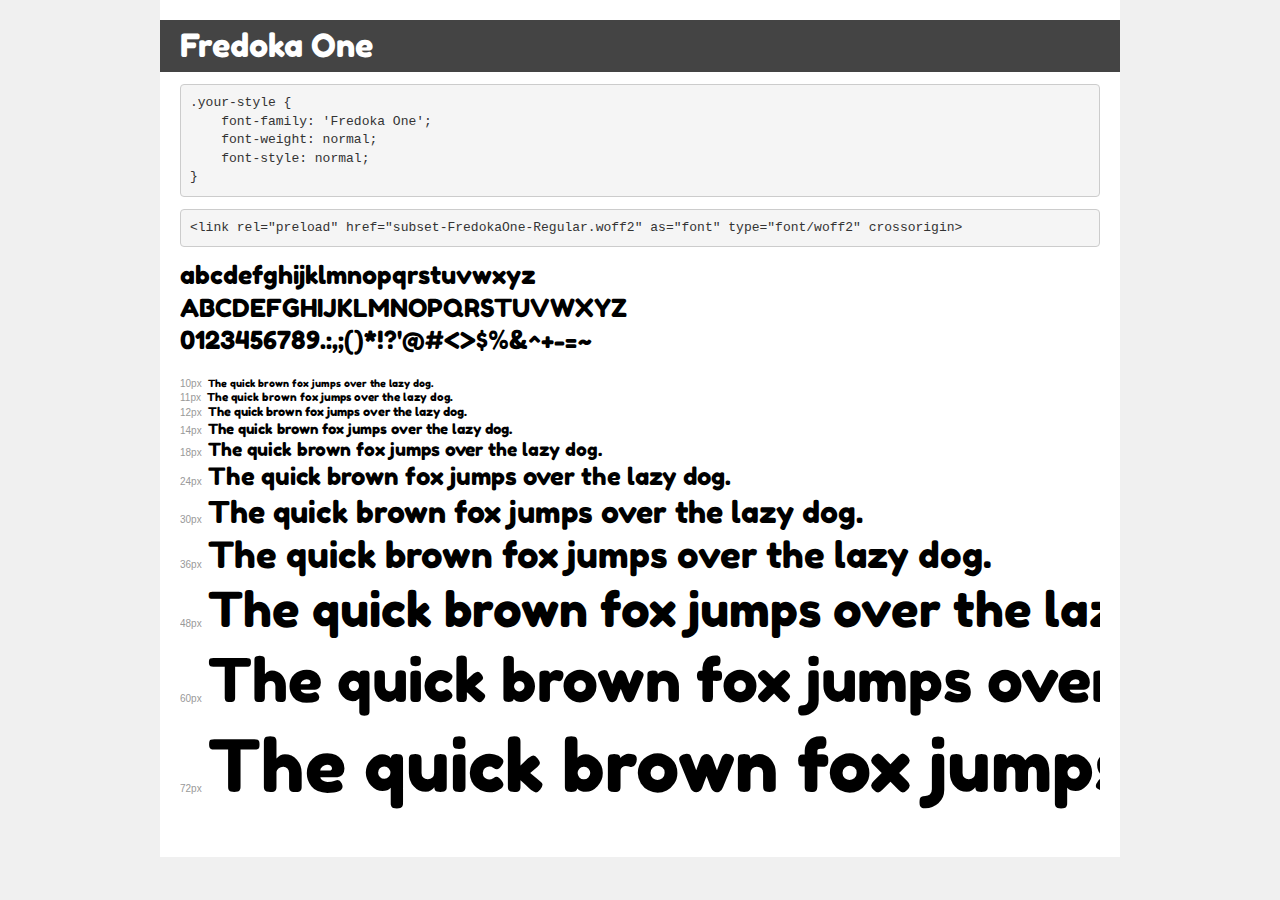
<file: fonts/Fredoka_One/demo.html>
<!DOCTYPE html>
<html lang="en">
<head>
    <meta charset="utf-8">
    <meta http-equiv="X-UA-Compatible" content="IE=edge">
    <meta name="viewport" content="width=device-width, initial-scale=1">
    <meta name="robots" content="noindex, noarchive">
    <meta name="format-detection" content="telephone=no">
    <title>Transfonter demo</title>
    <link href="stylesheet.css" rel="stylesheet">
    <style>
        /*
        http://meyerweb.com/eric/tools/css/reset/
        v2.0 | 20110126
        License: none (public domain)
        */
        html, body, div, span, applet, object, iframe,
        h1, h2, h3, h4, h5, h6, p, blockquote, pre,
        a, abbr, acronym, address, big, cite, code,
        del, dfn, em, img, ins, kbd, q, s, samp,
        small, strike, strong, sub, sup, tt, var,
        b, u, i, center,
        dl, dt, dd, ol, ul, li,
        fieldset, form, label, legend,
        table, caption, tbody, tfoot, thead, tr, th, td,
        article, aside, canvas, details, embed,
        figure, figcaption, footer, header, hgroup,
        menu, nav, output, ruby, section, summary,
        time, mark, audio, video {
            margin: 0;
            padding: 0;
            border: 0;
            font-size: 100%;
            font: inherit;
            vertical-align: baseline;
        }
        /* HTML5 display-role reset for older browsers */
        article, aside, details, figcaption, figure,
        footer, header, hgroup, menu, nav, section {
            display: block;
        }
        body {
            line-height: 1;
        }
        ol, ul {
            list-style: none;
        }
        blockquote, q {
            quotes: none;
        }
        blockquote:before, blockquote:after,
        q:before, q:after {
            content: '';
            content: none;
        }
        table {
            border-collapse: collapse;
            border-spacing: 0;
        }
        /* demo styles */
        body {
            background: #f0f0f0;
            color: #000;
        }
        .page {
            background: #fff;
            width: 920px;
            margin: 0 auto;
            padding: 20px 20px 0 20px;
            overflow: hidden;
        }
        .font-container {
            overflow-x: auto;
            overflow-y: hidden;
            margin-bottom: 40px;
            line-height: 1.3;
            white-space: nowrap;
            padding-bottom: 5px;
        }
        h1 {
            position: relative;
            background: #444;
            font-size: 32px;
            color: #fff;
            padding: 10px 20px;
            margin: 0 -20px 12px -20px;
        }
        .letters {
            font-size: 25px;
            margin-bottom: 20px;
        }
        .s10:before {
            content: '10px';
        }
        .s11:before {
            content: '11px';
        }
        .s12:before {
            content: '12px';
        }
        .s14:before {
            content: '14px';
        }
        .s18:before {
            content: '18px';
        }
        .s24:before {
            content: '24px';
        }
        .s30:before {
            content: '30px';
        }
        .s36:before {
            content: '36px';
        }
        .s48:before {
            content: '48px';
        }
        .s60:before {
            content: '60px';
        }
        .s72:before {
            content: '72px';
        }
        .s10:before, .s11:before, .s12:before, .s14:before,
        .s18:before, .s24:before, .s30:before, .s36:before,
        .s48:before, .s60:before, .s72:before {
            font-family: Arial, sans-serif;
            font-size: 10px;
            font-weight: normal;
            font-style: normal;
            color: #999;
            padding-right: 6px;
        }
        pre {
            display: block;
            padding: 9px;
            margin: 0 0 12px;
            font-family: Monaco, Menlo, Consolas, "Courier New", monospace;
            font-size: 13px;
            line-height: 1.428571429;
            color: #333;
            font-weight: normal;
            font-style: normal;
            background-color: #f5f5f5;
            border: 1px solid #ccc;
            overflow-x: auto;
            border-radius: 4px;
        }
        /* responsive */
        @media (max-width: 959px) {
            .page {
                width: auto;
                margin: 0;
            }
        }
    </style>
</head>
<body>
<div class="page">
    <div class="demo">
        <h1 style="font-family: 'Fredoka One'; font-weight: normal; font-style: normal;">Fredoka One</h1>
        <pre title="Usage">.your-style {
    font-family: 'Fredoka One';
    font-weight: normal;
    font-style: normal;
}</pre>
        <pre title="Preload (optional)">
&lt;link rel=&quot;preload&quot; href=&quot;subset-FredokaOne-Regular.woff2&quot; as=&quot;font&quot; type=&quot;font/woff2&quot; crossorigin&gt;</pre>
        <div class="font-container" style="font-family: 'Fredoka One'; font-weight: normal; font-style: normal;">
            <p class="letters">
                abcdefghijklmnopqrstuvwxyz<br>
ABCDEFGHIJKLMNOPQRSTUVWXYZ<br>
                0123456789.:,;()*!?'@#&lt;&gt;$%&^+-=~
            </p>
            <p class="s10" style="font-size: 10px;">The quick brown fox jumps over the lazy dog.</p>
            <p class="s11" style="font-size: 11px;">The quick brown fox jumps over the lazy dog.</p>
            <p class="s12" style="font-size: 12px;">The quick brown fox jumps over the lazy dog.</p>
            <p class="s14" style="font-size: 14px;">The quick brown fox jumps over the lazy dog.</p>
            <p class="s18" style="font-size: 18px;">The quick brown fox jumps over the lazy dog.</p>
            <p class="s24" style="font-size: 24px;">The quick brown fox jumps over the lazy dog.</p>
            <p class="s30" style="font-size: 30px;">The quick brown fox jumps over the lazy dog.</p>
            <p class="s36" style="font-size: 36px;">The quick brown fox jumps over the lazy dog.</p>
            <p class="s48" style="font-size: 48px;">The quick brown fox jumps over the lazy dog.</p>
            <p class="s60" style="font-size: 60px;">The quick brown fox jumps over the lazy dog.</p>
            <p class="s72" style="font-size: 72px;">The quick brown fox jumps over the lazy dog.</p>
        </div>
    </div>

</div>
</body>
</html>
</file>
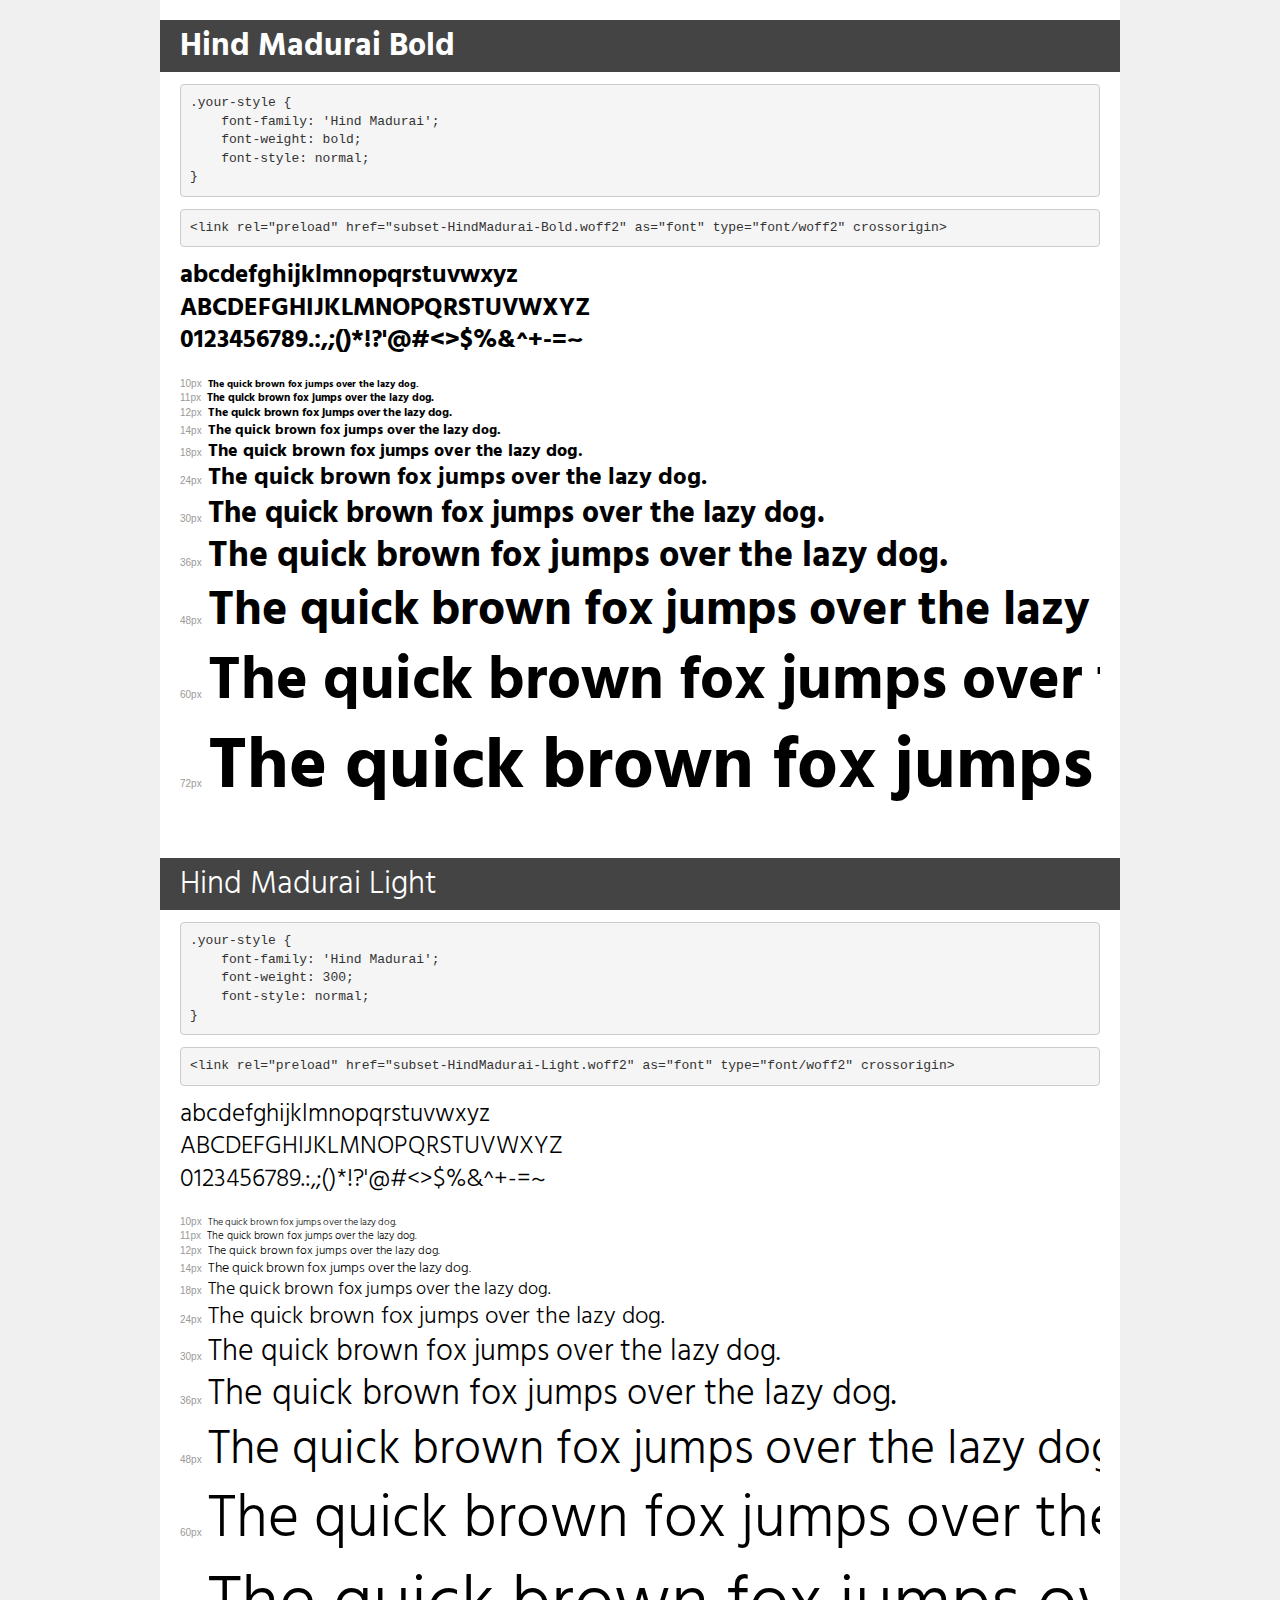
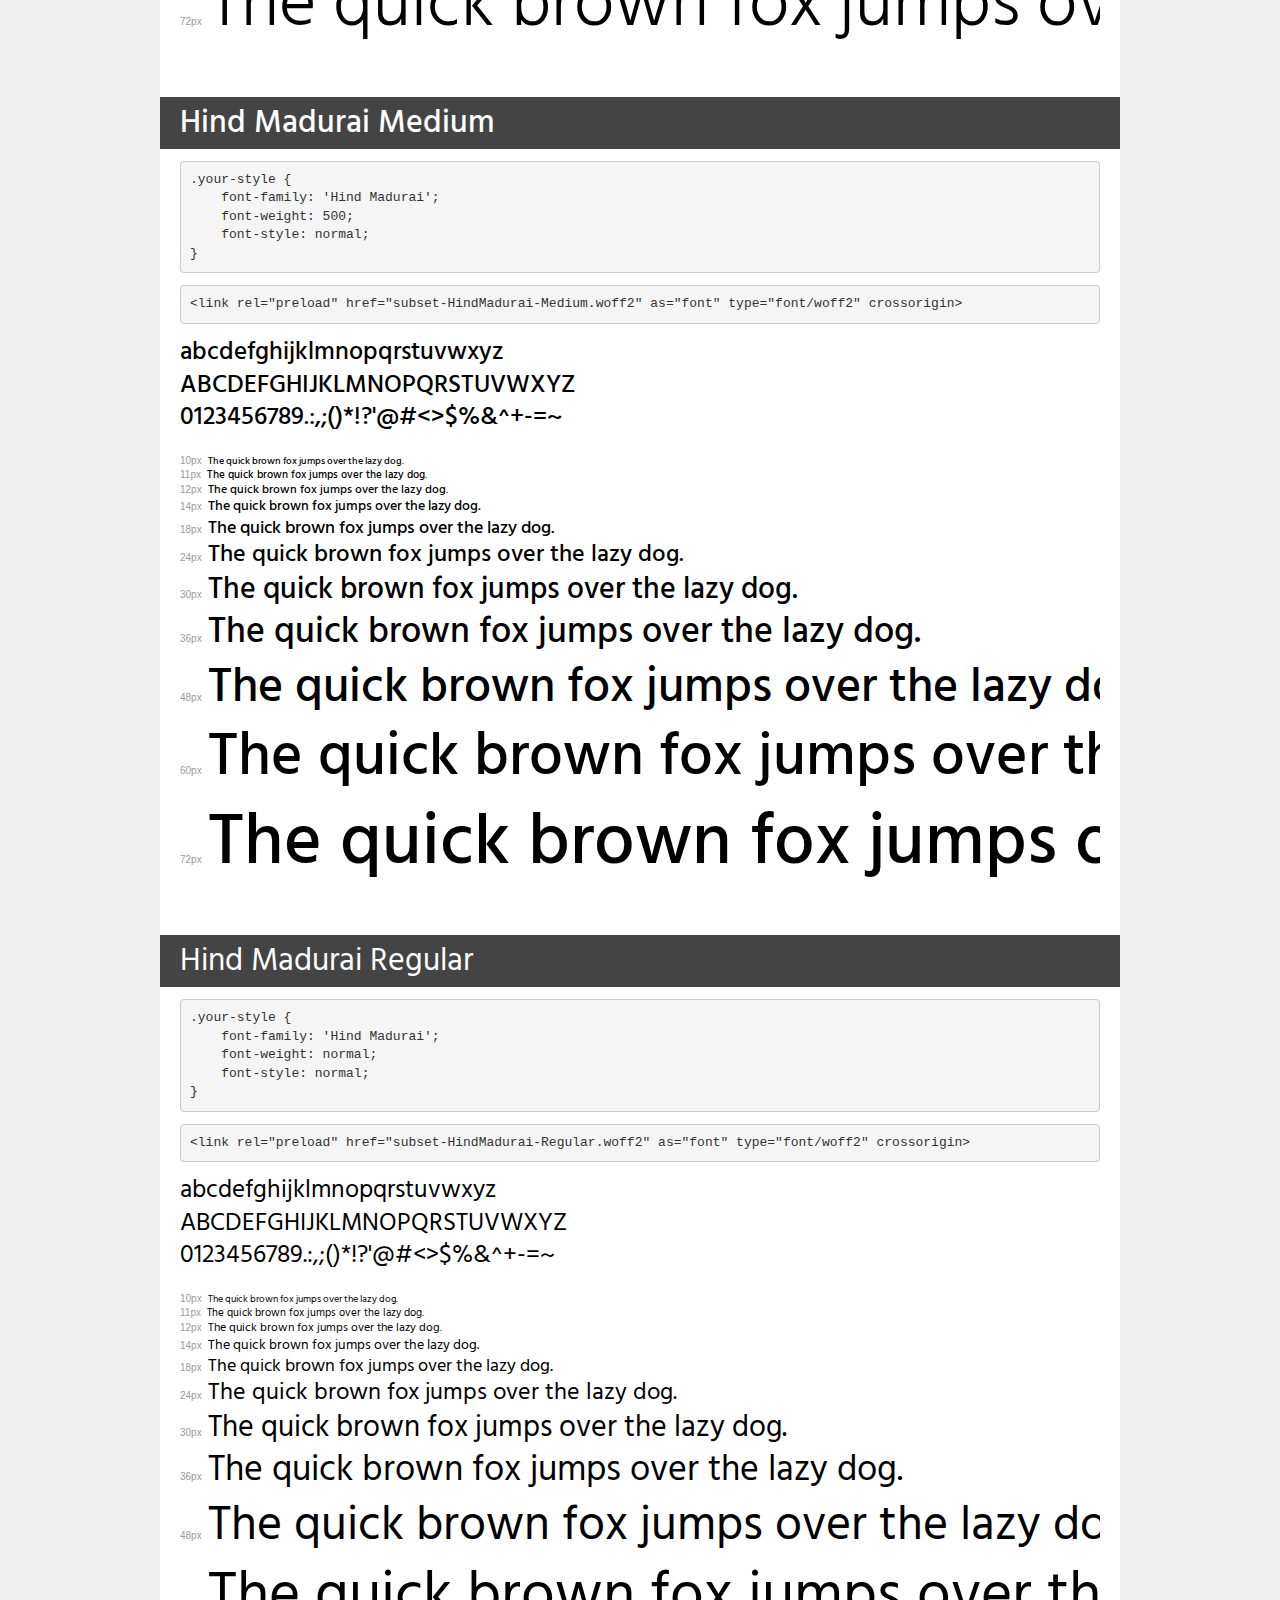
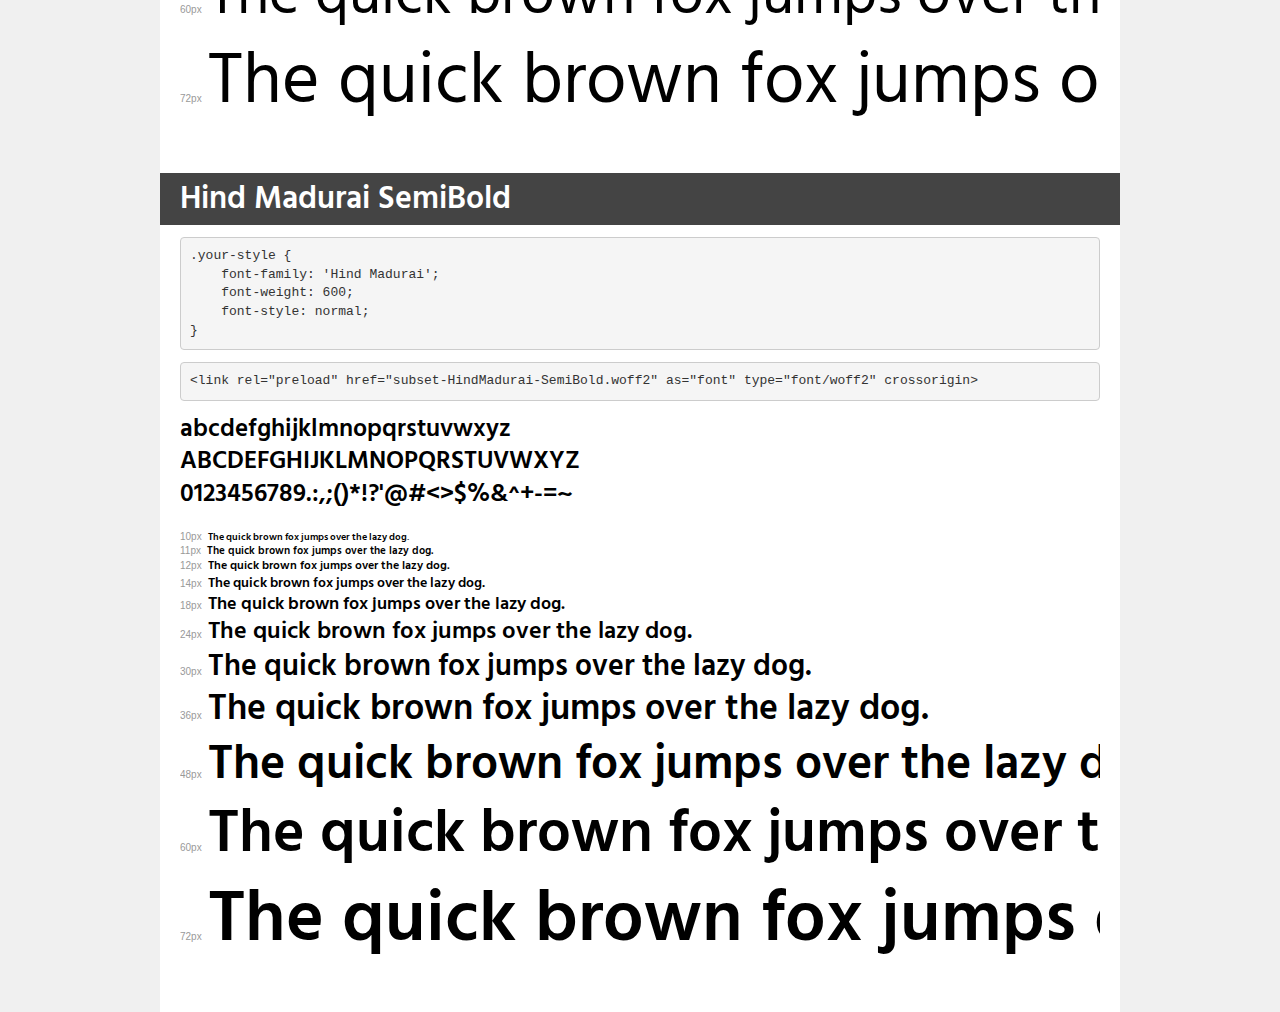
<file: fonts/Hind_Madurai/demo.html>
<!DOCTYPE html>
<html lang="en">
<head>
    <meta charset="utf-8">
    <meta http-equiv="X-UA-Compatible" content="IE=edge">
    <meta name="viewport" content="width=device-width, initial-scale=1">
    <meta name="robots" content="noindex, noarchive">
    <meta name="format-detection" content="telephone=no">
    <title>Transfonter demo</title>
    <link href="stylesheet.css" rel="stylesheet">
    <style>
        /*
        http://meyerweb.com/eric/tools/css/reset/
        v2.0 | 20110126
        License: none (public domain)
        */
        html, body, div, span, applet, object, iframe,
        h1, h2, h3, h4, h5, h6, p, blockquote, pre,
        a, abbr, acronym, address, big, cite, code,
        del, dfn, em, img, ins, kbd, q, s, samp,
        small, strike, strong, sub, sup, tt, var,
        b, u, i, center,
        dl, dt, dd, ol, ul, li,
        fieldset, form, label, legend,
        table, caption, tbody, tfoot, thead, tr, th, td,
        article, aside, canvas, details, embed,
        figure, figcaption, footer, header, hgroup,
        menu, nav, output, ruby, section, summary,
        time, mark, audio, video {
            margin: 0;
            padding: 0;
            border: 0;
            font-size: 100%;
            font: inherit;
            vertical-align: baseline;
        }
        /* HTML5 display-role reset for older browsers */
        article, aside, details, figcaption, figure,
        footer, header, hgroup, menu, nav, section {
            display: block;
        }
        body {
            line-height: 1;
        }
        ol, ul {
            list-style: none;
        }
        blockquote, q {
            quotes: none;
        }
        blockquote:before, blockquote:after,
        q:before, q:after {
            content: '';
            content: none;
        }
        table {
            border-collapse: collapse;
            border-spacing: 0;
        }
        /* demo styles */
        body {
            background: #f0f0f0;
            color: #000;
        }
        .page {
            background: #fff;
            width: 920px;
            margin: 0 auto;
            padding: 20px 20px 0 20px;
            overflow: hidden;
        }
        .font-container {
            overflow-x: auto;
            overflow-y: hidden;
            margin-bottom: 40px;
            line-height: 1.3;
            white-space: nowrap;
            padding-bottom: 5px;
        }
        h1 {
            position: relative;
            background: #444;
            font-size: 32px;
            color: #fff;
            padding: 10px 20px;
            margin: 0 -20px 12px -20px;
        }
        .letters {
            font-size: 25px;
            margin-bottom: 20px;
        }
        .s10:before {
            content: '10px';
        }
        .s11:before {
            content: '11px';
        }
        .s12:before {
            content: '12px';
        }
        .s14:before {
            content: '14px';
        }
        .s18:before {
            content: '18px';
        }
        .s24:before {
            content: '24px';
        }
        .s30:before {
            content: '30px';
        }
        .s36:before {
            content: '36px';
        }
        .s48:before {
            content: '48px';
        }
        .s60:before {
            content: '60px';
        }
        .s72:before {
            content: '72px';
        }
        .s10:before, .s11:before, .s12:before, .s14:before,
        .s18:before, .s24:before, .s30:before, .s36:before,
        .s48:before, .s60:before, .s72:before {
            font-family: Arial, sans-serif;
            font-size: 10px;
            font-weight: normal;
            font-style: normal;
            color: #999;
            padding-right: 6px;
        }
        pre {
            display: block;
            padding: 9px;
            margin: 0 0 12px;
            font-family: Monaco, Menlo, Consolas, "Courier New", monospace;
            font-size: 13px;
            line-height: 1.428571429;
            color: #333;
            font-weight: normal;
            font-style: normal;
            background-color: #f5f5f5;
            border: 1px solid #ccc;
            overflow-x: auto;
            border-radius: 4px;
        }
        /* responsive */
        @media (max-width: 959px) {
            .page {
                width: auto;
                margin: 0;
            }
        }
    </style>
</head>
<body>
<div class="page">
    <div class="demo">
        <h1 style="font-family: 'Hind Madurai'; font-weight: bold; font-style: normal;">Hind Madurai Bold</h1>
        <pre title="Usage">.your-style {
    font-family: 'Hind Madurai';
    font-weight: bold;
    font-style: normal;
}</pre>
        <pre title="Preload (optional)">
&lt;link rel=&quot;preload&quot; href=&quot;subset-HindMadurai-Bold.woff2&quot; as=&quot;font&quot; type=&quot;font/woff2&quot; crossorigin&gt;</pre>
        <div class="font-container" style="font-family: 'Hind Madurai'; font-weight: bold; font-style: normal;">
            <p class="letters">
                abcdefghijklmnopqrstuvwxyz<br>
ABCDEFGHIJKLMNOPQRSTUVWXYZ<br>
                0123456789.:,;()*!?'@#&lt;&gt;$%&^+-=~
            </p>
            <p class="s10" style="font-size: 10px;">The quick brown fox jumps over the lazy dog.</p>
            <p class="s11" style="font-size: 11px;">The quick brown fox jumps over the lazy dog.</p>
            <p class="s12" style="font-size: 12px;">The quick brown fox jumps over the lazy dog.</p>
            <p class="s14" style="font-size: 14px;">The quick brown fox jumps over the lazy dog.</p>
            <p class="s18" style="font-size: 18px;">The quick brown fox jumps over the lazy dog.</p>
            <p class="s24" style="font-size: 24px;">The quick brown fox jumps over the lazy dog.</p>
            <p class="s30" style="font-size: 30px;">The quick brown fox jumps over the lazy dog.</p>
            <p class="s36" style="font-size: 36px;">The quick brown fox jumps over the lazy dog.</p>
            <p class="s48" style="font-size: 48px;">The quick brown fox jumps over the lazy dog.</p>
            <p class="s60" style="font-size: 60px;">The quick brown fox jumps over the lazy dog.</p>
            <p class="s72" style="font-size: 72px;">The quick brown fox jumps over the lazy dog.</p>
        </div>
    </div>

    <div class="demo">
        <h1 style="font-family: 'Hind Madurai'; font-weight: 300; font-style: normal;">Hind Madurai Light</h1>
        <pre title="Usage">.your-style {
    font-family: 'Hind Madurai';
    font-weight: 300;
    font-style: normal;
}</pre>
        <pre title="Preload (optional)">
&lt;link rel=&quot;preload&quot; href=&quot;subset-HindMadurai-Light.woff2&quot; as=&quot;font&quot; type=&quot;font/woff2&quot; crossorigin&gt;</pre>
        <div class="font-container" style="font-family: 'Hind Madurai'; font-weight: 300; font-style: normal;">
            <p class="letters">
                abcdefghijklmnopqrstuvwxyz<br>
ABCDEFGHIJKLMNOPQRSTUVWXYZ<br>
                0123456789.:,;()*!?'@#&lt;&gt;$%&^+-=~
            </p>
            <p class="s10" style="font-size: 10px;">The quick brown fox jumps over the lazy dog.</p>
            <p class="s11" style="font-size: 11px;">The quick brown fox jumps over the lazy dog.</p>
            <p class="s12" style="font-size: 12px;">The quick brown fox jumps over the lazy dog.</p>
            <p class="s14" style="font-size: 14px;">The quick brown fox jumps over the lazy dog.</p>
            <p class="s18" style="font-size: 18px;">The quick brown fox jumps over the lazy dog.</p>
            <p class="s24" style="font-size: 24px;">The quick brown fox jumps over the lazy dog.</p>
            <p class="s30" style="font-size: 30px;">The quick brown fox jumps over the lazy dog.</p>
            <p class="s36" style="font-size: 36px;">The quick brown fox jumps over the lazy dog.</p>
            <p class="s48" style="font-size: 48px;">The quick brown fox jumps over the lazy dog.</p>
            <p class="s60" style="font-size: 60px;">The quick brown fox jumps over the lazy dog.</p>
            <p class="s72" style="font-size: 72px;">The quick brown fox jumps over the lazy dog.</p>
        </div>
    </div>

    <div class="demo">
        <h1 style="font-family: 'Hind Madurai'; font-weight: 500; font-style: normal;">Hind Madurai Medium</h1>
        <pre title="Usage">.your-style {
    font-family: 'Hind Madurai';
    font-weight: 500;
    font-style: normal;
}</pre>
        <pre title="Preload (optional)">
&lt;link rel=&quot;preload&quot; href=&quot;subset-HindMadurai-Medium.woff2&quot; as=&quot;font&quot; type=&quot;font/woff2&quot; crossorigin&gt;</pre>
        <div class="font-container" style="font-family: 'Hind Madurai'; font-weight: 500; font-style: normal;">
            <p class="letters">
                abcdefghijklmnopqrstuvwxyz<br>
ABCDEFGHIJKLMNOPQRSTUVWXYZ<br>
                0123456789.:,;()*!?'@#&lt;&gt;$%&^+-=~
            </p>
            <p class="s10" style="font-size: 10px;">The quick brown fox jumps over the lazy dog.</p>
            <p class="s11" style="font-size: 11px;">The quick brown fox jumps over the lazy dog.</p>
            <p class="s12" style="font-size: 12px;">The quick brown fox jumps over the lazy dog.</p>
            <p class="s14" style="font-size: 14px;">The quick brown fox jumps over the lazy dog.</p>
            <p class="s18" style="font-size: 18px;">The quick brown fox jumps over the lazy dog.</p>
            <p class="s24" style="font-size: 24px;">The quick brown fox jumps over the lazy dog.</p>
            <p class="s30" style="font-size: 30px;">The quick brown fox jumps over the lazy dog.</p>
            <p class="s36" style="font-size: 36px;">The quick brown fox jumps over the lazy dog.</p>
            <p class="s48" style="font-size: 48px;">The quick brown fox jumps over the lazy dog.</p>
            <p class="s60" style="font-size: 60px;">The quick brown fox jumps over the lazy dog.</p>
            <p class="s72" style="font-size: 72px;">The quick brown fox jumps over the lazy dog.</p>
        </div>
    </div>

    <div class="demo">
        <h1 style="font-family: 'Hind Madurai'; font-weight: normal; font-style: normal;">Hind Madurai Regular</h1>
        <pre title="Usage">.your-style {
    font-family: 'Hind Madurai';
    font-weight: normal;
    font-style: normal;
}</pre>
        <pre title="Preload (optional)">
&lt;link rel=&quot;preload&quot; href=&quot;subset-HindMadurai-Regular.woff2&quot; as=&quot;font&quot; type=&quot;font/woff2&quot; crossorigin&gt;</pre>
        <div class="font-container" style="font-family: 'Hind Madurai'; font-weight: normal; font-style: normal;">
            <p class="letters">
                abcdefghijklmnopqrstuvwxyz<br>
ABCDEFGHIJKLMNOPQRSTUVWXYZ<br>
                0123456789.:,;()*!?'@#&lt;&gt;$%&^+-=~
            </p>
            <p class="s10" style="font-size: 10px;">The quick brown fox jumps over the lazy dog.</p>
            <p class="s11" style="font-size: 11px;">The quick brown fox jumps over the lazy dog.</p>
            <p class="s12" style="font-size: 12px;">The quick brown fox jumps over the lazy dog.</p>
            <p class="s14" style="font-size: 14px;">The quick brown fox jumps over the lazy dog.</p>
            <p class="s18" style="font-size: 18px;">The quick brown fox jumps over the lazy dog.</p>
            <p class="s24" style="font-size: 24px;">The quick brown fox jumps over the lazy dog.</p>
            <p class="s30" style="font-size: 30px;">The quick brown fox jumps over the lazy dog.</p>
            <p class="s36" style="font-size: 36px;">The quick brown fox jumps over the lazy dog.</p>
            <p class="s48" style="font-size: 48px;">The quick brown fox jumps over the lazy dog.</p>
            <p class="s60" style="font-size: 60px;">The quick brown fox jumps over the lazy dog.</p>
            <p class="s72" style="font-size: 72px;">The quick brown fox jumps over the lazy dog.</p>
        </div>
    </div>

    <div class="demo">
        <h1 style="font-family: 'Hind Madurai'; font-weight: 600; font-style: normal;">Hind Madurai SemiBold</h1>
        <pre title="Usage">.your-style {
    font-family: 'Hind Madurai';
    font-weight: 600;
    font-style: normal;
}</pre>
        <pre title="Preload (optional)">
&lt;link rel=&quot;preload&quot; href=&quot;subset-HindMadurai-SemiBold.woff2&quot; as=&quot;font&quot; type=&quot;font/woff2&quot; crossorigin&gt;</pre>
        <div class="font-container" style="font-family: 'Hind Madurai'; font-weight: 600; font-style: normal;">
            <p class="letters">
                abcdefghijklmnopqrstuvwxyz<br>
ABCDEFGHIJKLMNOPQRSTUVWXYZ<br>
                0123456789.:,;()*!?'@#&lt;&gt;$%&^+-=~
            </p>
            <p class="s10" style="font-size: 10px;">The quick brown fox jumps over the lazy dog.</p>
            <p class="s11" style="font-size: 11px;">The quick brown fox jumps over the lazy dog.</p>
            <p class="s12" style="font-size: 12px;">The quick brown fox jumps over the lazy dog.</p>
            <p class="s14" style="font-size: 14px;">The quick brown fox jumps over the lazy dog.</p>
            <p class="s18" style="font-size: 18px;">The quick brown fox jumps over the lazy dog.</p>
            <p class="s24" style="font-size: 24px;">The quick brown fox jumps over the lazy dog.</p>
            <p class="s30" style="font-size: 30px;">The quick brown fox jumps over the lazy dog.</p>
            <p class="s36" style="font-size: 36px;">The quick brown fox jumps over the lazy dog.</p>
            <p class="s48" style="font-size: 48px;">The quick brown fox jumps over the lazy dog.</p>
            <p class="s60" style="font-size: 60px;">The quick brown fox jumps over the lazy dog.</p>
            <p class="s72" style="font-size: 72px;">The quick brown fox jumps over the lazy dog.</p>
        </div>
    </div>

</div>
</body>
</html>
</file>
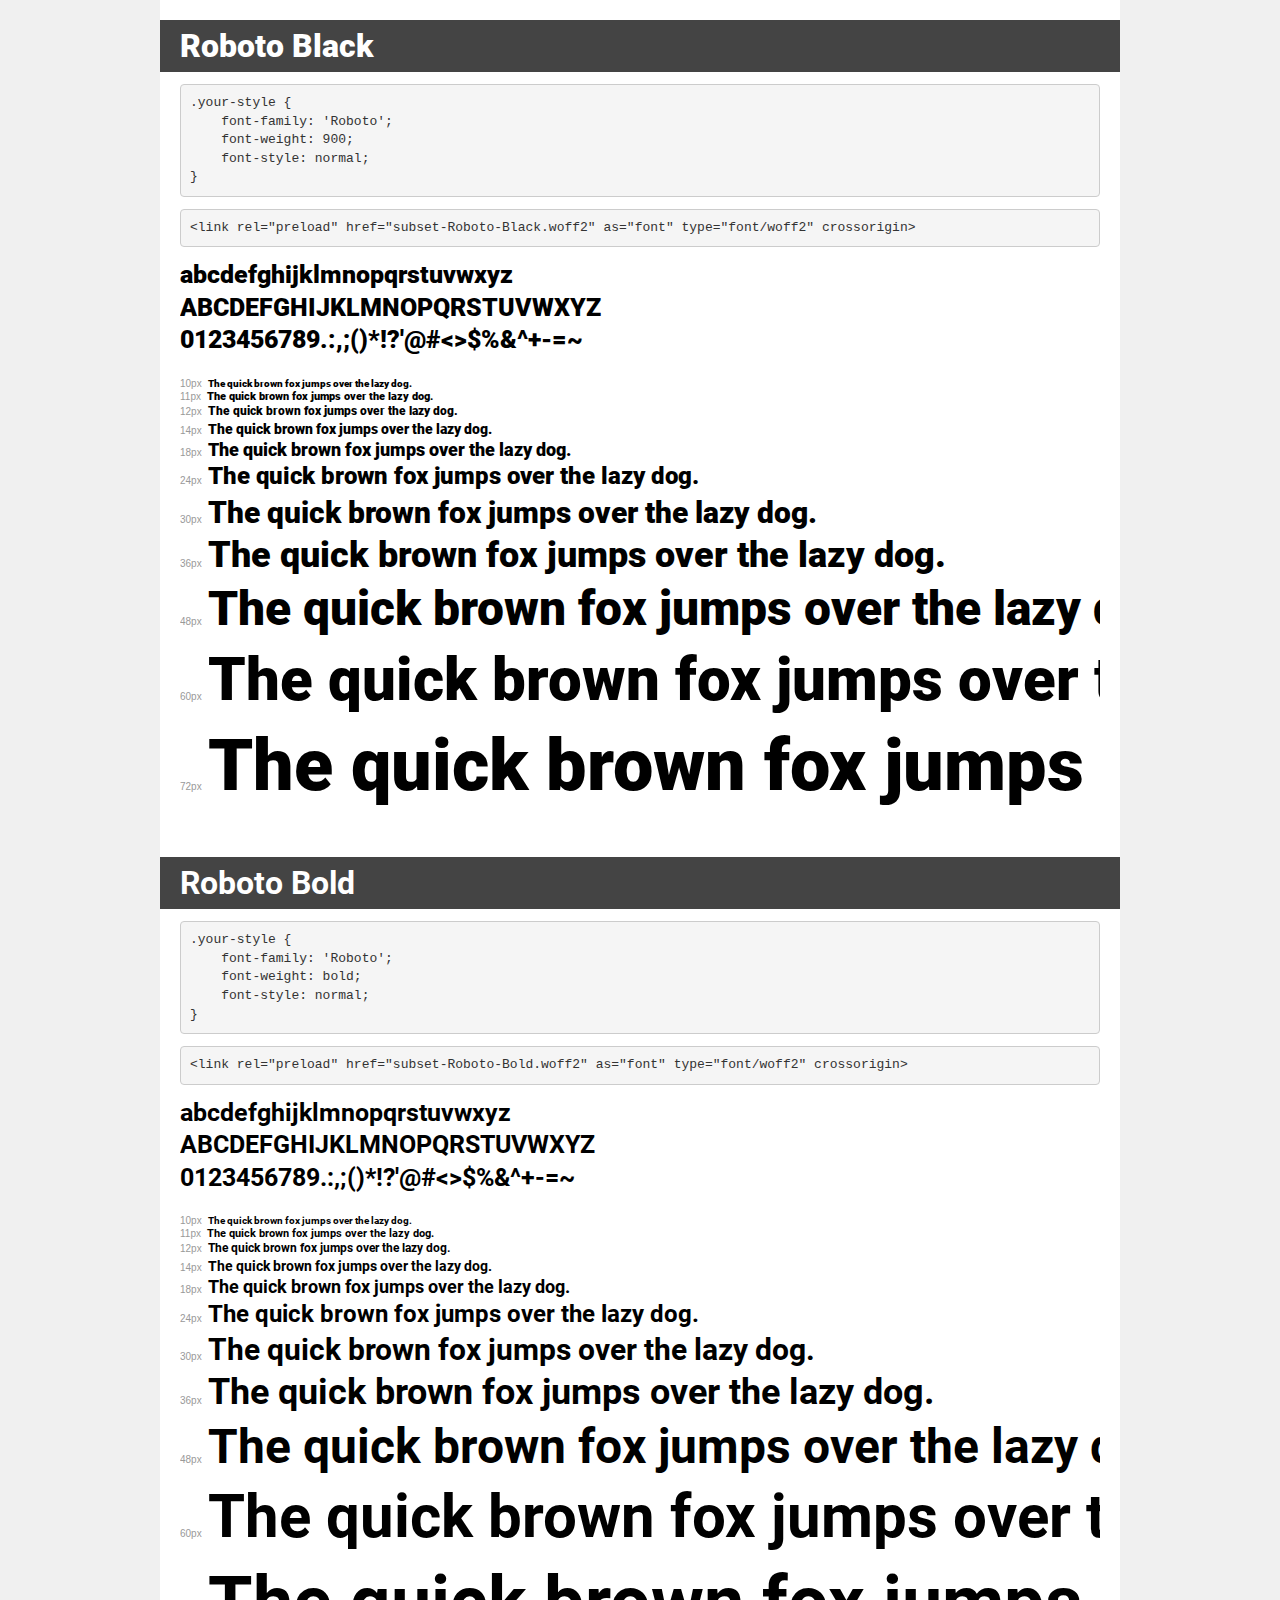
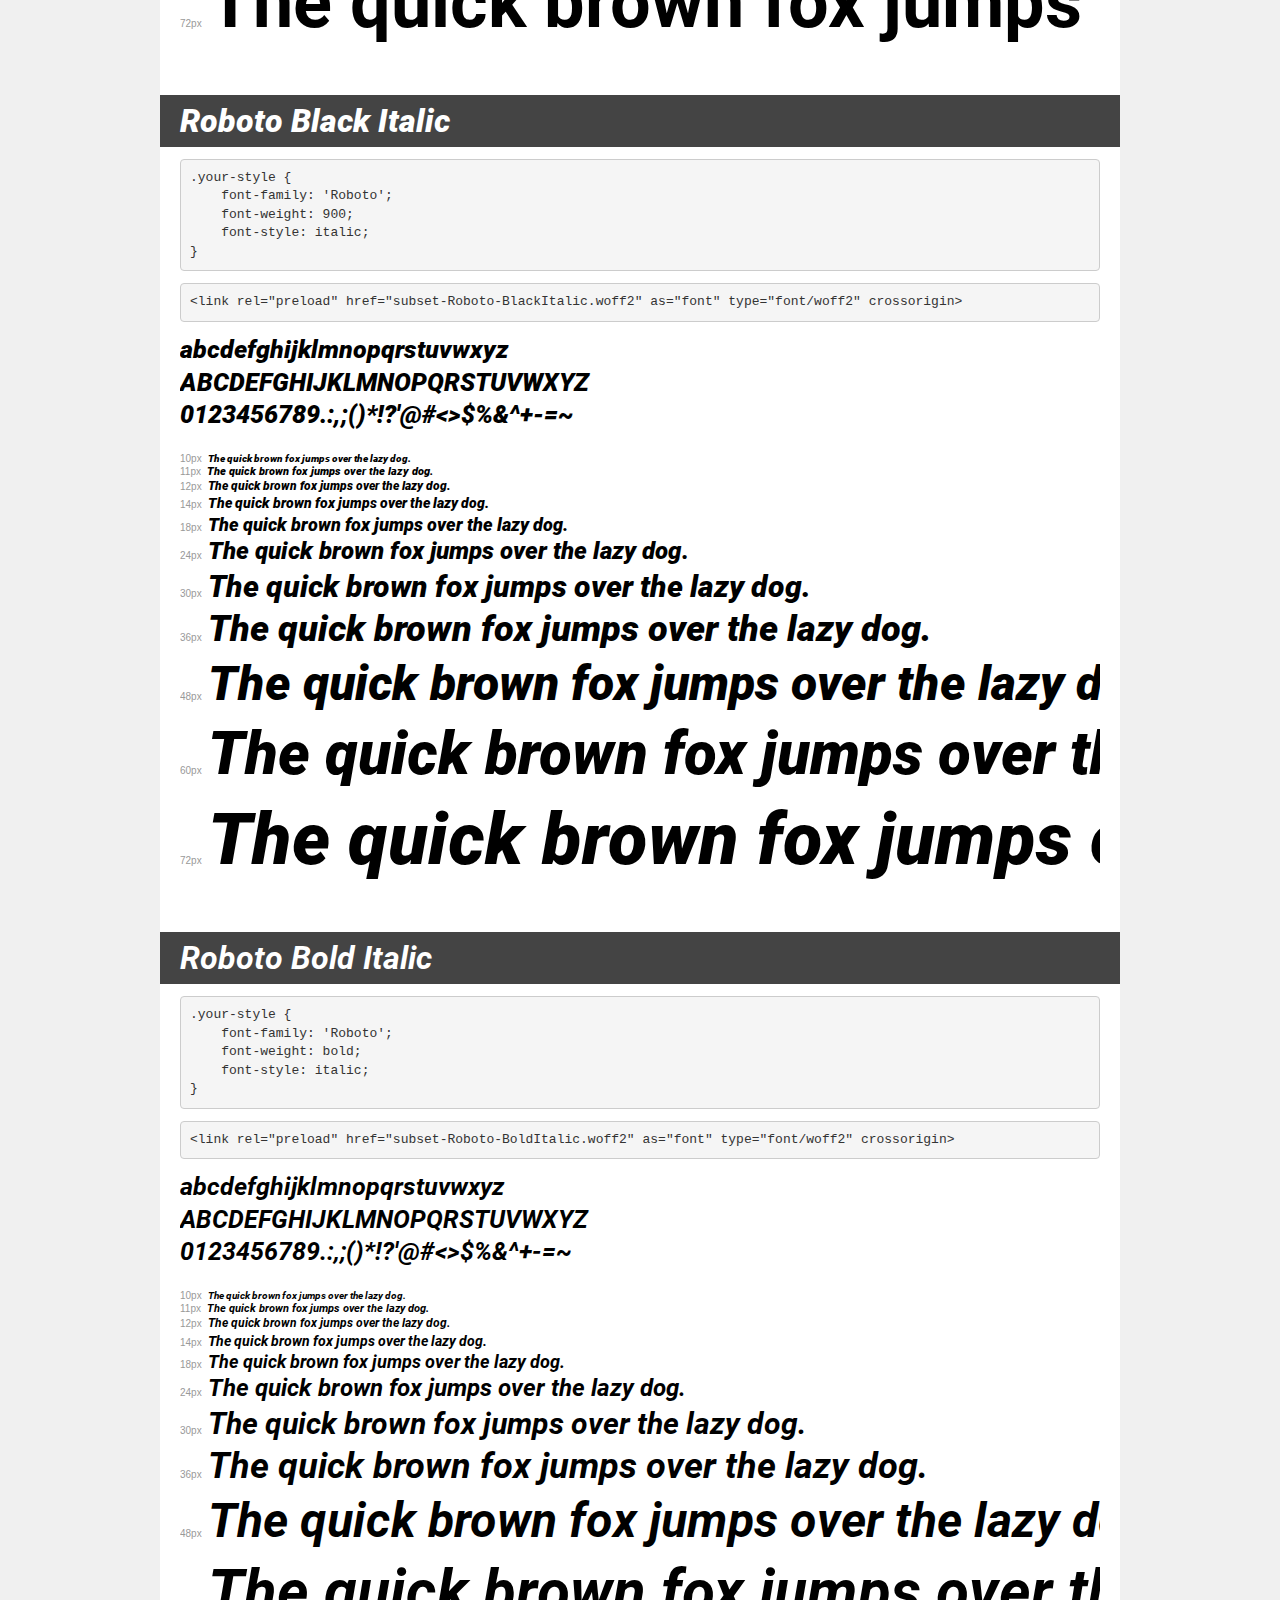
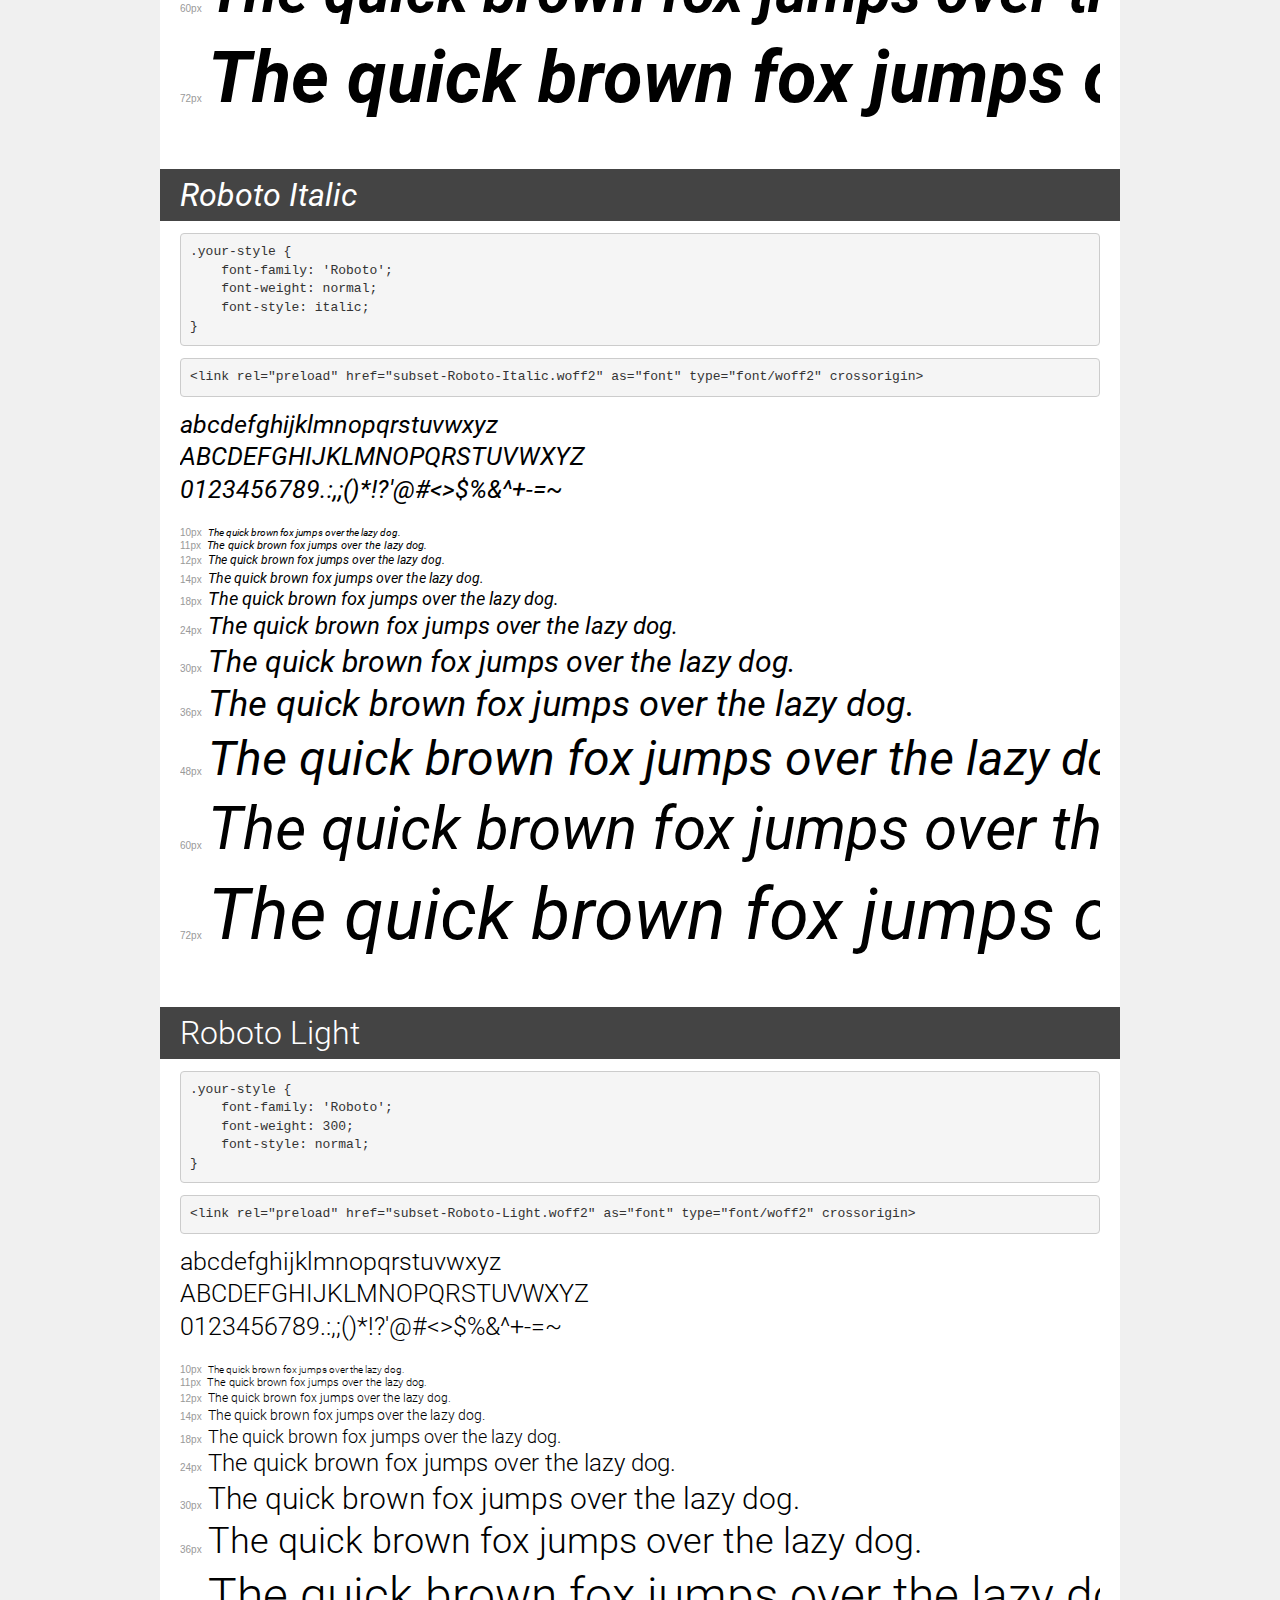
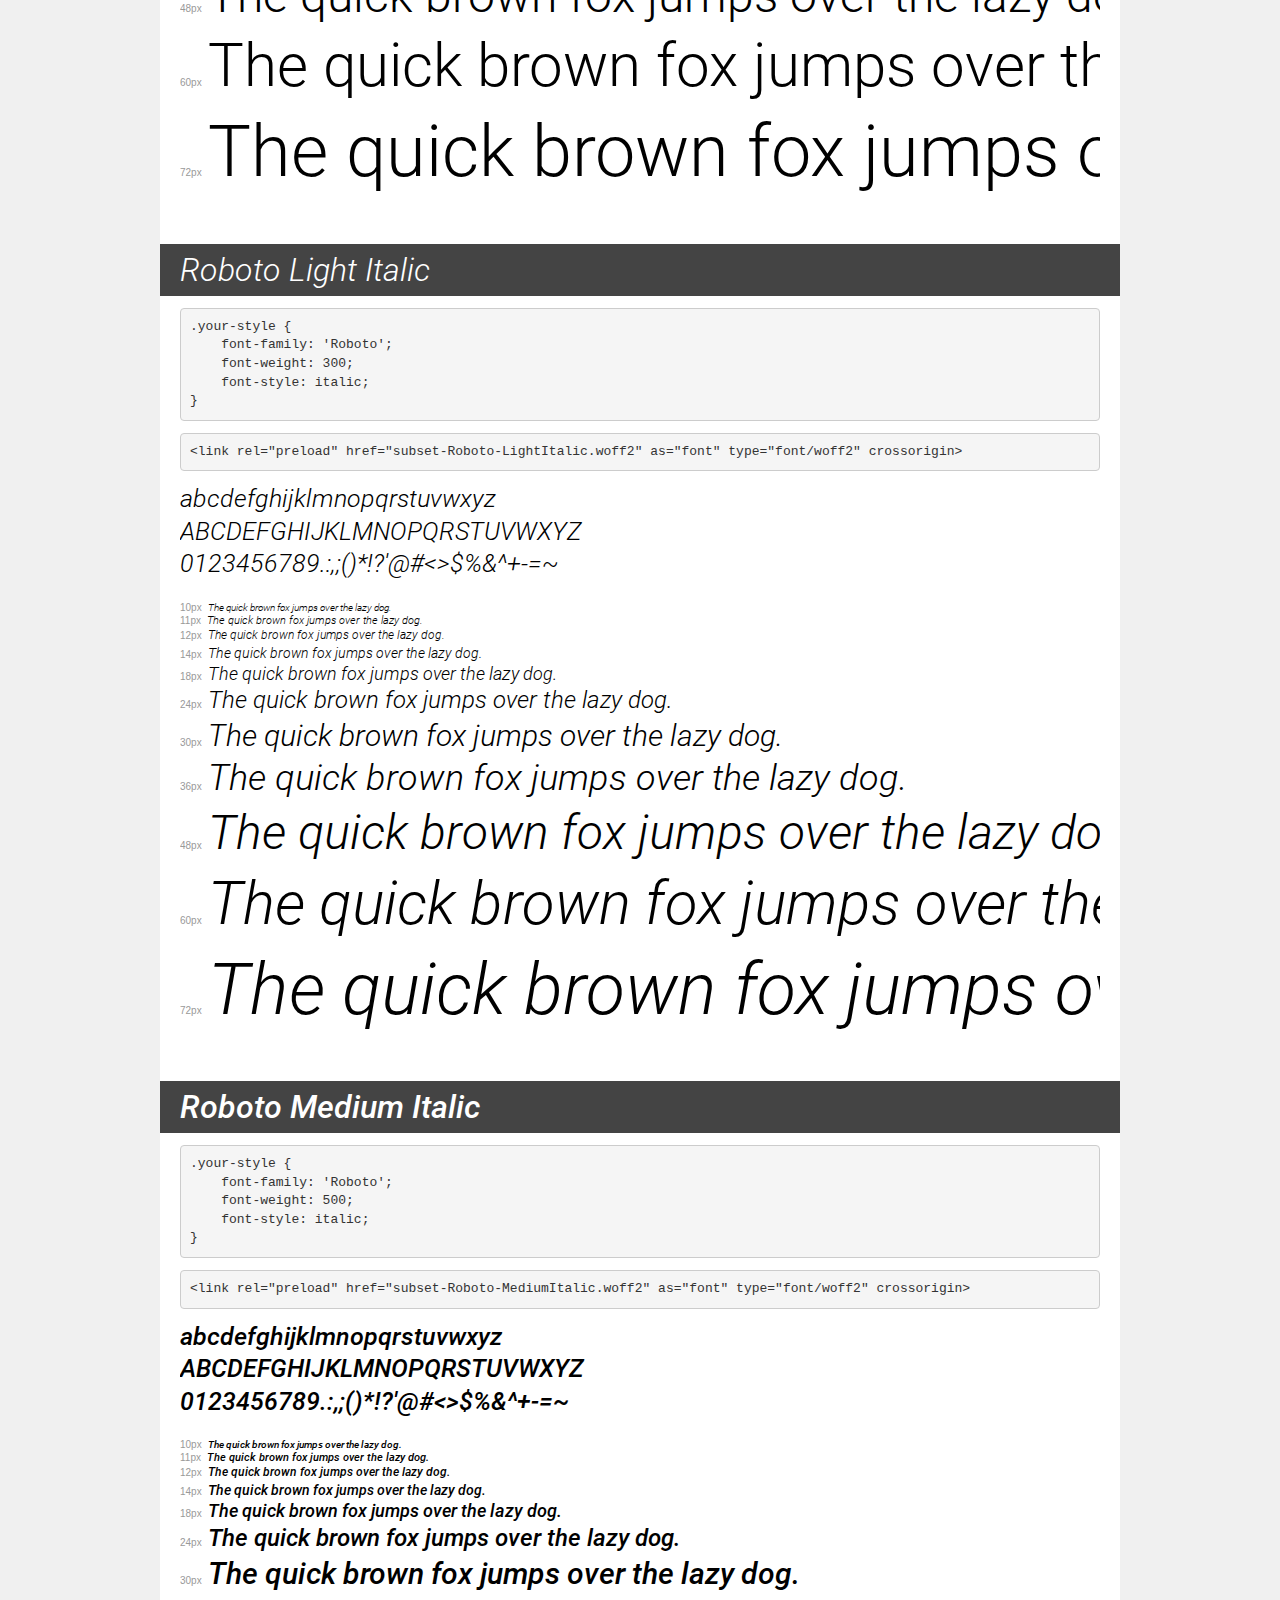
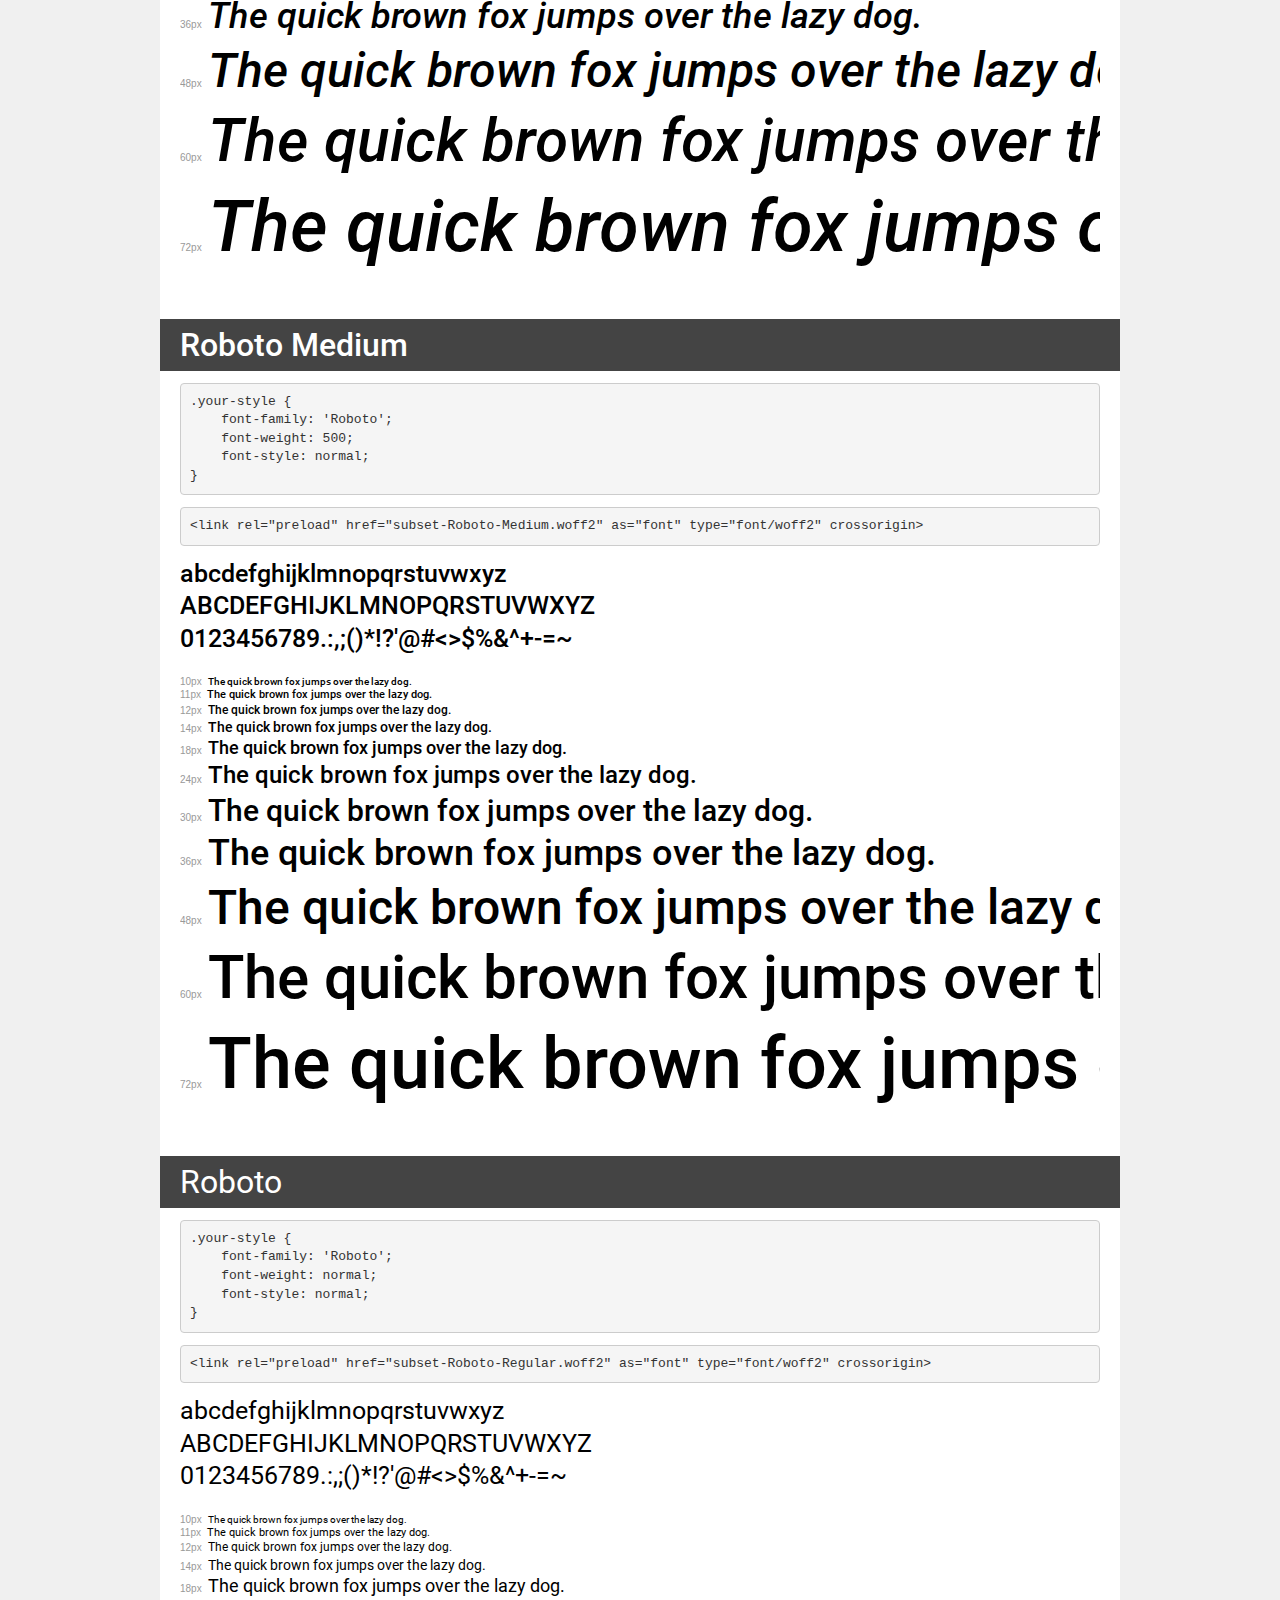
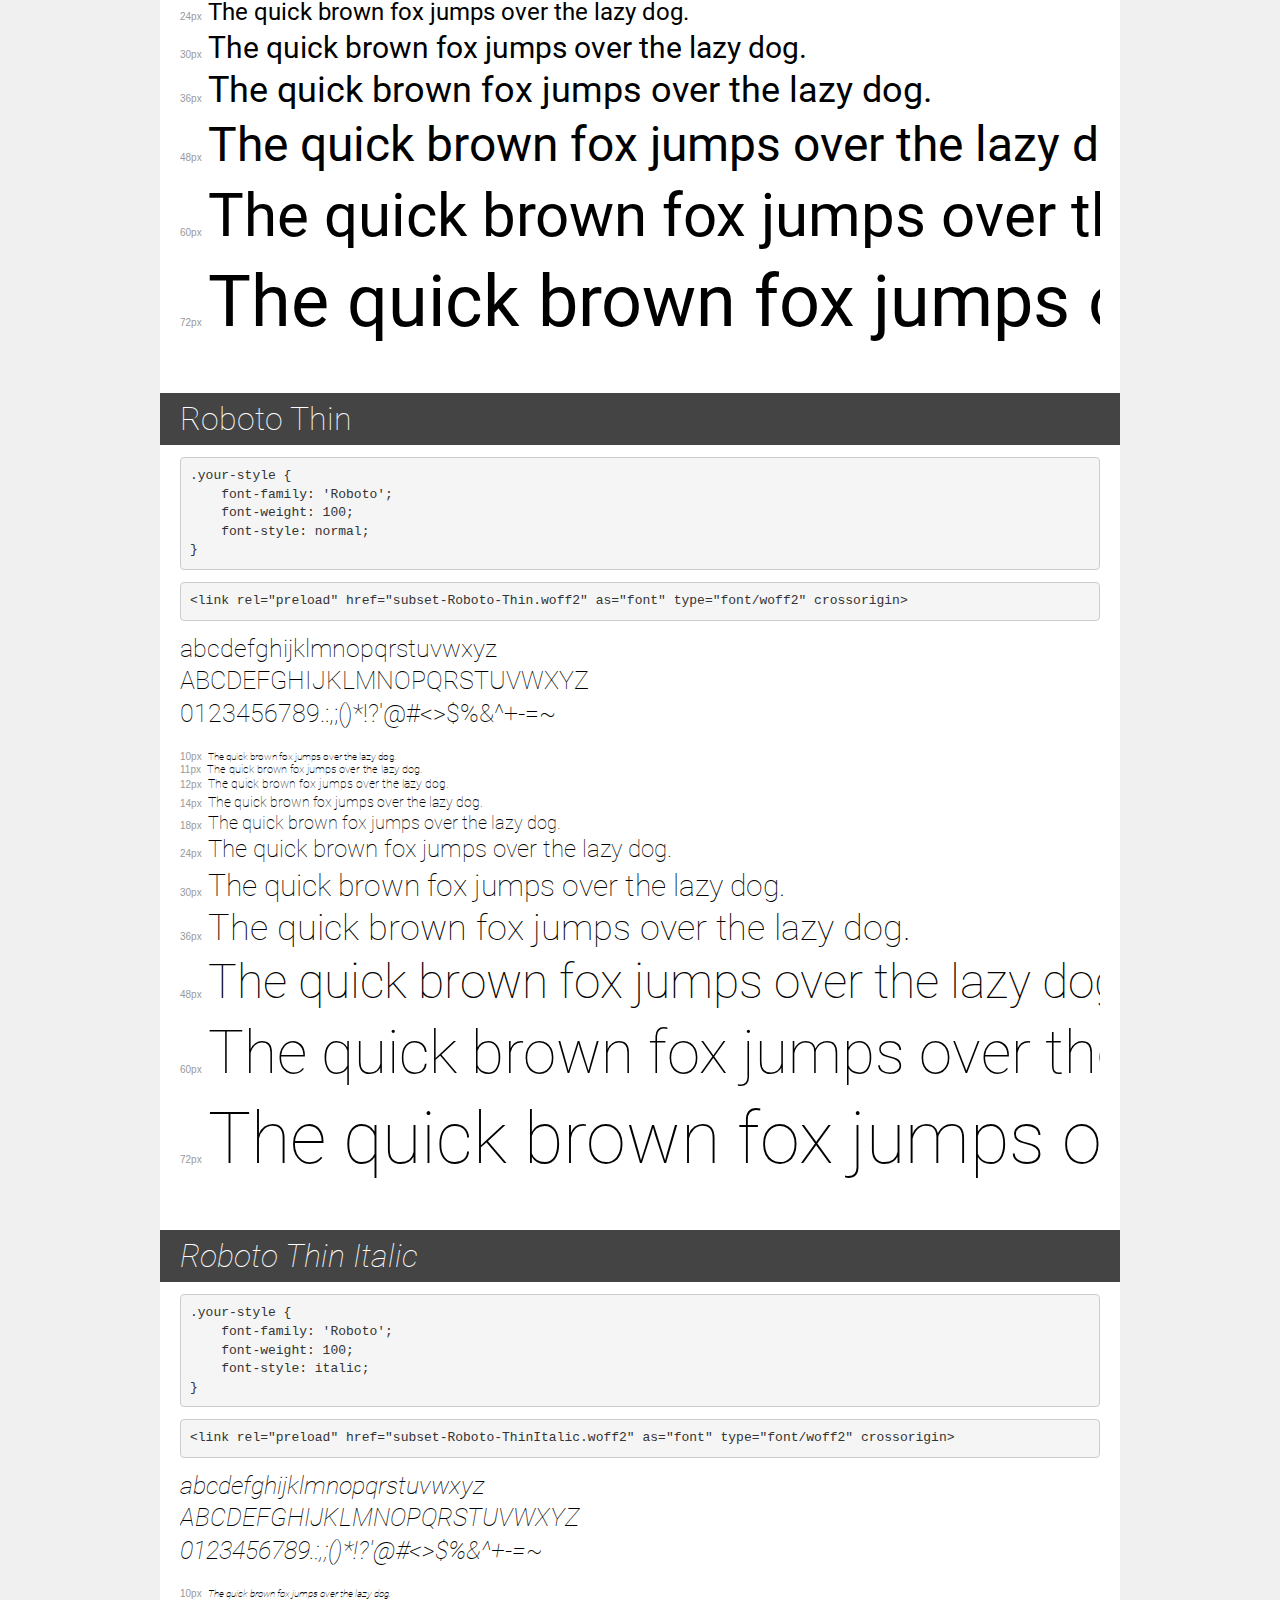
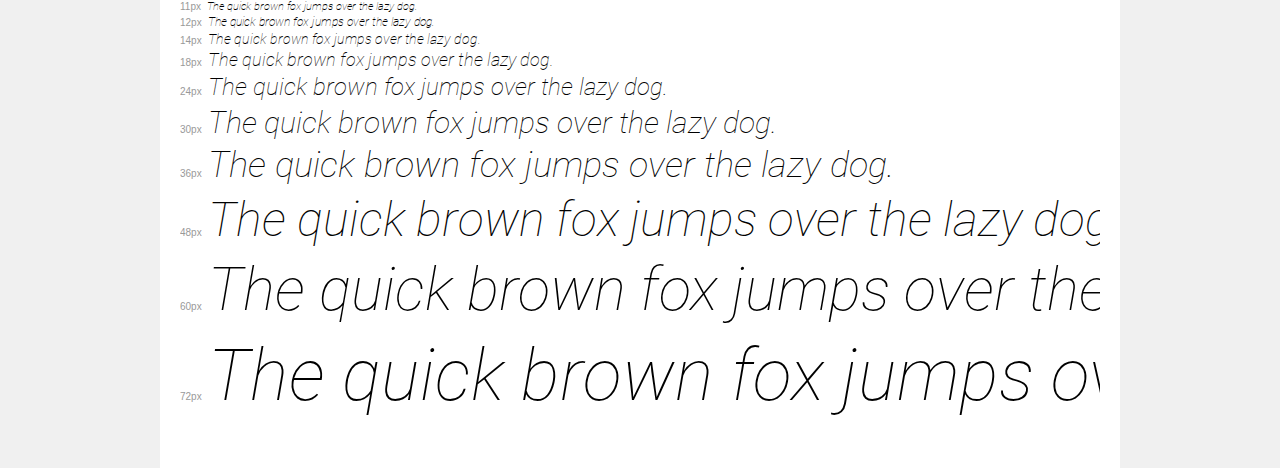
<file: fonts/Roboto/demo.html>
<!DOCTYPE html>
<html lang="en">
<head>
    <meta charset="utf-8">
    <meta http-equiv="X-UA-Compatible" content="IE=edge">
    <meta name="viewport" content="width=device-width, initial-scale=1">
    <meta name="robots" content="noindex, noarchive">
    <meta name="format-detection" content="telephone=no">
    <title>Transfonter demo</title>
    <link href="stylesheet.css" rel="stylesheet">
    <style>
        /*
        http://meyerweb.com/eric/tools/css/reset/
        v2.0 | 20110126
        License: none (public domain)
        */
        html, body, div, span, applet, object, iframe,
        h1, h2, h3, h4, h5, h6, p, blockquote, pre,
        a, abbr, acronym, address, big, cite, code,
        del, dfn, em, img, ins, kbd, q, s, samp,
        small, strike, strong, sub, sup, tt, var,
        b, u, i, center,
        dl, dt, dd, ol, ul, li,
        fieldset, form, label, legend,
        table, caption, tbody, tfoot, thead, tr, th, td,
        article, aside, canvas, details, embed,
        figure, figcaption, footer, header, hgroup,
        menu, nav, output, ruby, section, summary,
        time, mark, audio, video {
            margin: 0;
            padding: 0;
            border: 0;
            font-size: 100%;
            font: inherit;
            vertical-align: baseline;
        }
        /* HTML5 display-role reset for older browsers */
        article, aside, details, figcaption, figure,
        footer, header, hgroup, menu, nav, section {
            display: block;
        }
        body {
            line-height: 1;
        }
        ol, ul {
            list-style: none;
        }
        blockquote, q {
            quotes: none;
        }
        blockquote:before, blockquote:after,
        q:before, q:after {
            content: '';
            content: none;
        }
        table {
            border-collapse: collapse;
            border-spacing: 0;
        }
        /* demo styles */
        body {
            background: #f0f0f0;
            color: #000;
        }
        .page {
            background: #fff;
            width: 920px;
            margin: 0 auto;
            padding: 20px 20px 0 20px;
            overflow: hidden;
        }
        .font-container {
            overflow-x: auto;
            overflow-y: hidden;
            margin-bottom: 40px;
            line-height: 1.3;
            white-space: nowrap;
            padding-bottom: 5px;
        }
        h1 {
            position: relative;
            background: #444;
            font-size: 32px;
            color: #fff;
            padding: 10px 20px;
            margin: 0 -20px 12px -20px;
        }
        .letters {
            font-size: 25px;
            margin-bottom: 20px;
        }
        .s10:before {
            content: '10px';
        }
        .s11:before {
            content: '11px';
        }
        .s12:before {
            content: '12px';
        }
        .s14:before {
            content: '14px';
        }
        .s18:before {
            content: '18px';
        }
        .s24:before {
            content: '24px';
        }
        .s30:before {
            content: '30px';
        }
        .s36:before {
            content: '36px';
        }
        .s48:before {
            content: '48px';
        }
        .s60:before {
            content: '60px';
        }
        .s72:before {
            content: '72px';
        }
        .s10:before, .s11:before, .s12:before, .s14:before,
        .s18:before, .s24:before, .s30:before, .s36:before,
        .s48:before, .s60:before, .s72:before {
            font-family: Arial, sans-serif;
            font-size: 10px;
            font-weight: normal;
            font-style: normal;
            color: #999;
            padding-right: 6px;
        }
        pre {
            display: block;
            padding: 9px;
            margin: 0 0 12px;
            font-family: Monaco, Menlo, Consolas, "Courier New", monospace;
            font-size: 13px;
            line-height: 1.428571429;
            color: #333;
            font-weight: normal;
            font-style: normal;
            background-color: #f5f5f5;
            border: 1px solid #ccc;
            overflow-x: auto;
            border-radius: 4px;
        }
        /* responsive */
        @media (max-width: 959px) {
            .page {
                width: auto;
                margin: 0;
            }
        }
    </style>
</head>
<body>
<div class="page">
    <div class="demo">
        <h1 style="font-family: 'Roboto'; font-weight: 900; font-style: normal;">Roboto Black</h1>
        <pre title="Usage">.your-style {
    font-family: 'Roboto';
    font-weight: 900;
    font-style: normal;
}</pre>
        <pre title="Preload (optional)">
&lt;link rel=&quot;preload&quot; href=&quot;subset-Roboto-Black.woff2&quot; as=&quot;font&quot; type=&quot;font/woff2&quot; crossorigin&gt;</pre>
        <div class="font-container" style="font-family: 'Roboto'; font-weight: 900; font-style: normal;">
            <p class="letters">
                abcdefghijklmnopqrstuvwxyz<br>
ABCDEFGHIJKLMNOPQRSTUVWXYZ<br>
                0123456789.:,;()*!?'@#&lt;&gt;$%&^+-=~
            </p>
            <p class="s10" style="font-size: 10px;">The quick brown fox jumps over the lazy dog.</p>
            <p class="s11" style="font-size: 11px;">The quick brown fox jumps over the lazy dog.</p>
            <p class="s12" style="font-size: 12px;">The quick brown fox jumps over the lazy dog.</p>
            <p class="s14" style="font-size: 14px;">The quick brown fox jumps over the lazy dog.</p>
            <p class="s18" style="font-size: 18px;">The quick brown fox jumps over the lazy dog.</p>
            <p class="s24" style="font-size: 24px;">The quick brown fox jumps over the lazy dog.</p>
            <p class="s30" style="font-size: 30px;">The quick brown fox jumps over the lazy dog.</p>
            <p class="s36" style="font-size: 36px;">The quick brown fox jumps over the lazy dog.</p>
            <p class="s48" style="font-size: 48px;">The quick brown fox jumps over the lazy dog.</p>
            <p class="s60" style="font-size: 60px;">The quick brown fox jumps over the lazy dog.</p>
            <p class="s72" style="font-size: 72px;">The quick brown fox jumps over the lazy dog.</p>
        </div>
    </div>

    <div class="demo">
        <h1 style="font-family: 'Roboto'; font-weight: bold; font-style: normal;">Roboto Bold</h1>
        <pre title="Usage">.your-style {
    font-family: 'Roboto';
    font-weight: bold;
    font-style: normal;
}</pre>
        <pre title="Preload (optional)">
&lt;link rel=&quot;preload&quot; href=&quot;subset-Roboto-Bold.woff2&quot; as=&quot;font&quot; type=&quot;font/woff2&quot; crossorigin&gt;</pre>
        <div class="font-container" style="font-family: 'Roboto'; font-weight: bold; font-style: normal;">
            <p class="letters">
                abcdefghijklmnopqrstuvwxyz<br>
ABCDEFGHIJKLMNOPQRSTUVWXYZ<br>
                0123456789.:,;()*!?'@#&lt;&gt;$%&^+-=~
            </p>
            <p class="s10" style="font-size: 10px;">The quick brown fox jumps over the lazy dog.</p>
            <p class="s11" style="font-size: 11px;">The quick brown fox jumps over the lazy dog.</p>
            <p class="s12" style="font-size: 12px;">The quick brown fox jumps over the lazy dog.</p>
            <p class="s14" style="font-size: 14px;">The quick brown fox jumps over the lazy dog.</p>
            <p class="s18" style="font-size: 18px;">The quick brown fox jumps over the lazy dog.</p>
            <p class="s24" style="font-size: 24px;">The quick brown fox jumps over the lazy dog.</p>
            <p class="s30" style="font-size: 30px;">The quick brown fox jumps over the lazy dog.</p>
            <p class="s36" style="font-size: 36px;">The quick brown fox jumps over the lazy dog.</p>
            <p class="s48" style="font-size: 48px;">The quick brown fox jumps over the lazy dog.</p>
            <p class="s60" style="font-size: 60px;">The quick brown fox jumps over the lazy dog.</p>
            <p class="s72" style="font-size: 72px;">The quick brown fox jumps over the lazy dog.</p>
        </div>
    </div>

    <div class="demo">
        <h1 style="font-family: 'Roboto'; font-weight: 900; font-style: italic;">Roboto Black Italic</h1>
        <pre title="Usage">.your-style {
    font-family: 'Roboto';
    font-weight: 900;
    font-style: italic;
}</pre>
        <pre title="Preload (optional)">
&lt;link rel=&quot;preload&quot; href=&quot;subset-Roboto-BlackItalic.woff2&quot; as=&quot;font&quot; type=&quot;font/woff2&quot; crossorigin&gt;</pre>
        <div class="font-container" style="font-family: 'Roboto'; font-weight: 900; font-style: italic;">
            <p class="letters">
                abcdefghijklmnopqrstuvwxyz<br>
ABCDEFGHIJKLMNOPQRSTUVWXYZ<br>
                0123456789.:,;()*!?'@#&lt;&gt;$%&^+-=~
            </p>
            <p class="s10" style="font-size: 10px;">The quick brown fox jumps over the lazy dog.</p>
            <p class="s11" style="font-size: 11px;">The quick brown fox jumps over the lazy dog.</p>
            <p class="s12" style="font-size: 12px;">The quick brown fox jumps over the lazy dog.</p>
            <p class="s14" style="font-size: 14px;">The quick brown fox jumps over the lazy dog.</p>
            <p class="s18" style="font-size: 18px;">The quick brown fox jumps over the lazy dog.</p>
            <p class="s24" style="font-size: 24px;">The quick brown fox jumps over the lazy dog.</p>
            <p class="s30" style="font-size: 30px;">The quick brown fox jumps over the lazy dog.</p>
            <p class="s36" style="font-size: 36px;">The quick brown fox jumps over the lazy dog.</p>
            <p class="s48" style="font-size: 48px;">The quick brown fox jumps over the lazy dog.</p>
            <p class="s60" style="font-size: 60px;">The quick brown fox jumps over the lazy dog.</p>
            <p class="s72" style="font-size: 72px;">The quick brown fox jumps over the lazy dog.</p>
        </div>
    </div>

    <div class="demo">
        <h1 style="font-family: 'Roboto'; font-weight: bold; font-style: italic;">Roboto Bold Italic</h1>
        <pre title="Usage">.your-style {
    font-family: 'Roboto';
    font-weight: bold;
    font-style: italic;
}</pre>
        <pre title="Preload (optional)">
&lt;link rel=&quot;preload&quot; href=&quot;subset-Roboto-BoldItalic.woff2&quot; as=&quot;font&quot; type=&quot;font/woff2&quot; crossorigin&gt;</pre>
        <div class="font-container" style="font-family: 'Roboto'; font-weight: bold; font-style: italic;">
            <p class="letters">
                abcdefghijklmnopqrstuvwxyz<br>
ABCDEFGHIJKLMNOPQRSTUVWXYZ<br>
                0123456789.:,;()*!?'@#&lt;&gt;$%&^+-=~
            </p>
            <p class="s10" style="font-size: 10px;">The quick brown fox jumps over the lazy dog.</p>
            <p class="s11" style="font-size: 11px;">The quick brown fox jumps over the lazy dog.</p>
            <p class="s12" style="font-size: 12px;">The quick brown fox jumps over the lazy dog.</p>
            <p class="s14" style="font-size: 14px;">The quick brown fox jumps over the lazy dog.</p>
            <p class="s18" style="font-size: 18px;">The quick brown fox jumps over the lazy dog.</p>
            <p class="s24" style="font-size: 24px;">The quick brown fox jumps over the lazy dog.</p>
            <p class="s30" style="font-size: 30px;">The quick brown fox jumps over the lazy dog.</p>
            <p class="s36" style="font-size: 36px;">The quick brown fox jumps over the lazy dog.</p>
            <p class="s48" style="font-size: 48px;">The quick brown fox jumps over the lazy dog.</p>
            <p class="s60" style="font-size: 60px;">The quick brown fox jumps over the lazy dog.</p>
            <p class="s72" style="font-size: 72px;">The quick brown fox jumps over the lazy dog.</p>
        </div>
    </div>

    <div class="demo">
        <h1 style="font-family: 'Roboto'; font-weight: normal; font-style: italic;">Roboto Italic</h1>
        <pre title="Usage">.your-style {
    font-family: 'Roboto';
    font-weight: normal;
    font-style: italic;
}</pre>
        <pre title="Preload (optional)">
&lt;link rel=&quot;preload&quot; href=&quot;subset-Roboto-Italic.woff2&quot; as=&quot;font&quot; type=&quot;font/woff2&quot; crossorigin&gt;</pre>
        <div class="font-container" style="font-family: 'Roboto'; font-weight: normal; font-style: italic;">
            <p class="letters">
                abcdefghijklmnopqrstuvwxyz<br>
ABCDEFGHIJKLMNOPQRSTUVWXYZ<br>
                0123456789.:,;()*!?'@#&lt;&gt;$%&^+-=~
            </p>
            <p class="s10" style="font-size: 10px;">The quick brown fox jumps over the lazy dog.</p>
            <p class="s11" style="font-size: 11px;">The quick brown fox jumps over the lazy dog.</p>
            <p class="s12" style="font-size: 12px;">The quick brown fox jumps over the lazy dog.</p>
            <p class="s14" style="font-size: 14px;">The quick brown fox jumps over the lazy dog.</p>
            <p class="s18" style="font-size: 18px;">The quick brown fox jumps over the lazy dog.</p>
            <p class="s24" style="font-size: 24px;">The quick brown fox jumps over the lazy dog.</p>
            <p class="s30" style="font-size: 30px;">The quick brown fox jumps over the lazy dog.</p>
            <p class="s36" style="font-size: 36px;">The quick brown fox jumps over the lazy dog.</p>
            <p class="s48" style="font-size: 48px;">The quick brown fox jumps over the lazy dog.</p>
            <p class="s60" style="font-size: 60px;">The quick brown fox jumps over the lazy dog.</p>
            <p class="s72" style="font-size: 72px;">The quick brown fox jumps over the lazy dog.</p>
        </div>
    </div>

    <div class="demo">
        <h1 style="font-family: 'Roboto'; font-weight: 300; font-style: normal;">Roboto Light</h1>
        <pre title="Usage">.your-style {
    font-family: 'Roboto';
    font-weight: 300;
    font-style: normal;
}</pre>
        <pre title="Preload (optional)">
&lt;link rel=&quot;preload&quot; href=&quot;subset-Roboto-Light.woff2&quot; as=&quot;font&quot; type=&quot;font/woff2&quot; crossorigin&gt;</pre>
        <div class="font-container" style="font-family: 'Roboto'; font-weight: 300; font-style: normal;">
            <p class="letters">
                abcdefghijklmnopqrstuvwxyz<br>
ABCDEFGHIJKLMNOPQRSTUVWXYZ<br>
                0123456789.:,;()*!?'@#&lt;&gt;$%&^+-=~
            </p>
            <p class="s10" style="font-size: 10px;">The quick brown fox jumps over the lazy dog.</p>
            <p class="s11" style="font-size: 11px;">The quick brown fox jumps over the lazy dog.</p>
            <p class="s12" style="font-size: 12px;">The quick brown fox jumps over the lazy dog.</p>
            <p class="s14" style="font-size: 14px;">The quick brown fox jumps over the lazy dog.</p>
            <p class="s18" style="font-size: 18px;">The quick brown fox jumps over the lazy dog.</p>
            <p class="s24" style="font-size: 24px;">The quick brown fox jumps over the lazy dog.</p>
            <p class="s30" style="font-size: 30px;">The quick brown fox jumps over the lazy dog.</p>
            <p class="s36" style="font-size: 36px;">The quick brown fox jumps over the lazy dog.</p>
            <p class="s48" style="font-size: 48px;">The quick brown fox jumps over the lazy dog.</p>
            <p class="s60" style="font-size: 60px;">The quick brown fox jumps over the lazy dog.</p>
            <p class="s72" style="font-size: 72px;">The quick brown fox jumps over the lazy dog.</p>
        </div>
    </div>

    <div class="demo">
        <h1 style="font-family: 'Roboto'; font-weight: 300; font-style: italic;">Roboto Light Italic</h1>
        <pre title="Usage">.your-style {
    font-family: 'Roboto';
    font-weight: 300;
    font-style: italic;
}</pre>
        <pre title="Preload (optional)">
&lt;link rel=&quot;preload&quot; href=&quot;subset-Roboto-LightItalic.woff2&quot; as=&quot;font&quot; type=&quot;font/woff2&quot; crossorigin&gt;</pre>
        <div class="font-container" style="font-family: 'Roboto'; font-weight: 300; font-style: italic;">
            <p class="letters">
                abcdefghijklmnopqrstuvwxyz<br>
ABCDEFGHIJKLMNOPQRSTUVWXYZ<br>
                0123456789.:,;()*!?'@#&lt;&gt;$%&^+-=~
            </p>
            <p class="s10" style="font-size: 10px;">The quick brown fox jumps over the lazy dog.</p>
            <p class="s11" style="font-size: 11px;">The quick brown fox jumps over the lazy dog.</p>
            <p class="s12" style="font-size: 12px;">The quick brown fox jumps over the lazy dog.</p>
            <p class="s14" style="font-size: 14px;">The quick brown fox jumps over the lazy dog.</p>
            <p class="s18" style="font-size: 18px;">The quick brown fox jumps over the lazy dog.</p>
            <p class="s24" style="font-size: 24px;">The quick brown fox jumps over the lazy dog.</p>
            <p class="s30" style="font-size: 30px;">The quick brown fox jumps over the lazy dog.</p>
            <p class="s36" style="font-size: 36px;">The quick brown fox jumps over the lazy dog.</p>
            <p class="s48" style="font-size: 48px;">The quick brown fox jumps over the lazy dog.</p>
            <p class="s60" style="font-size: 60px;">The quick brown fox jumps over the lazy dog.</p>
            <p class="s72" style="font-size: 72px;">The quick brown fox jumps over the lazy dog.</p>
        </div>
    </div>

    <div class="demo">
        <h1 style="font-family: 'Roboto'; font-weight: 500; font-style: italic;">Roboto Medium Italic</h1>
        <pre title="Usage">.your-style {
    font-family: 'Roboto';
    font-weight: 500;
    font-style: italic;
}</pre>
        <pre title="Preload (optional)">
&lt;link rel=&quot;preload&quot; href=&quot;subset-Roboto-MediumItalic.woff2&quot; as=&quot;font&quot; type=&quot;font/woff2&quot; crossorigin&gt;</pre>
        <div class="font-container" style="font-family: 'Roboto'; font-weight: 500; font-style: italic;">
            <p class="letters">
                abcdefghijklmnopqrstuvwxyz<br>
ABCDEFGHIJKLMNOPQRSTUVWXYZ<br>
                0123456789.:,;()*!?'@#&lt;&gt;$%&^+-=~
            </p>
            <p class="s10" style="font-size: 10px;">The quick brown fox jumps over the lazy dog.</p>
            <p class="s11" style="font-size: 11px;">The quick brown fox jumps over the lazy dog.</p>
            <p class="s12" style="font-size: 12px;">The quick brown fox jumps over the lazy dog.</p>
            <p class="s14" style="font-size: 14px;">The quick brown fox jumps over the lazy dog.</p>
            <p class="s18" style="font-size: 18px;">The quick brown fox jumps over the lazy dog.</p>
            <p class="s24" style="font-size: 24px;">The quick brown fox jumps over the lazy dog.</p>
            <p class="s30" style="font-size: 30px;">The quick brown fox jumps over the lazy dog.</p>
            <p class="s36" style="font-size: 36px;">The quick brown fox jumps over the lazy dog.</p>
            <p class="s48" style="font-size: 48px;">The quick brown fox jumps over the lazy dog.</p>
            <p class="s60" style="font-size: 60px;">The quick brown fox jumps over the lazy dog.</p>
            <p class="s72" style="font-size: 72px;">The quick brown fox jumps over the lazy dog.</p>
        </div>
    </div>

    <div class="demo">
        <h1 style="font-family: 'Roboto'; font-weight: 500; font-style: normal;">Roboto Medium</h1>
        <pre title="Usage">.your-style {
    font-family: 'Roboto';
    font-weight: 500;
    font-style: normal;
}</pre>
        <pre title="Preload (optional)">
&lt;link rel=&quot;preload&quot; href=&quot;subset-Roboto-Medium.woff2&quot; as=&quot;font&quot; type=&quot;font/woff2&quot; crossorigin&gt;</pre>
        <div class="font-container" style="font-family: 'Roboto'; font-weight: 500; font-style: normal;">
            <p class="letters">
                abcdefghijklmnopqrstuvwxyz<br>
ABCDEFGHIJKLMNOPQRSTUVWXYZ<br>
                0123456789.:,;()*!?'@#&lt;&gt;$%&^+-=~
            </p>
            <p class="s10" style="font-size: 10px;">The quick brown fox jumps over the lazy dog.</p>
            <p class="s11" style="font-size: 11px;">The quick brown fox jumps over the lazy dog.</p>
            <p class="s12" style="font-size: 12px;">The quick brown fox jumps over the lazy dog.</p>
            <p class="s14" style="font-size: 14px;">The quick brown fox jumps over the lazy dog.</p>
            <p class="s18" style="font-size: 18px;">The quick brown fox jumps over the lazy dog.</p>
            <p class="s24" style="font-size: 24px;">The quick brown fox jumps over the lazy dog.</p>
            <p class="s30" style="font-size: 30px;">The quick brown fox jumps over the lazy dog.</p>
            <p class="s36" style="font-size: 36px;">The quick brown fox jumps over the lazy dog.</p>
            <p class="s48" style="font-size: 48px;">The quick brown fox jumps over the lazy dog.</p>
            <p class="s60" style="font-size: 60px;">The quick brown fox jumps over the lazy dog.</p>
            <p class="s72" style="font-size: 72px;">The quick brown fox jumps over the lazy dog.</p>
        </div>
    </div>

    <div class="demo">
        <h1 style="font-family: 'Roboto'; font-weight: normal; font-style: normal;">Roboto</h1>
        <pre title="Usage">.your-style {
    font-family: 'Roboto';
    font-weight: normal;
    font-style: normal;
}</pre>
        <pre title="Preload (optional)">
&lt;link rel=&quot;preload&quot; href=&quot;subset-Roboto-Regular.woff2&quot; as=&quot;font&quot; type=&quot;font/woff2&quot; crossorigin&gt;</pre>
        <div class="font-container" style="font-family: 'Roboto'; font-weight: normal; font-style: normal;">
            <p class="letters">
                abcdefghijklmnopqrstuvwxyz<br>
ABCDEFGHIJKLMNOPQRSTUVWXYZ<br>
                0123456789.:,;()*!?'@#&lt;&gt;$%&^+-=~
            </p>
            <p class="s10" style="font-size: 10px;">The quick brown fox jumps over the lazy dog.</p>
            <p class="s11" style="font-size: 11px;">The quick brown fox jumps over the lazy dog.</p>
            <p class="s12" style="font-size: 12px;">The quick brown fox jumps over the lazy dog.</p>
            <p class="s14" style="font-size: 14px;">The quick brown fox jumps over the lazy dog.</p>
            <p class="s18" style="font-size: 18px;">The quick brown fox jumps over the lazy dog.</p>
            <p class="s24" style="font-size: 24px;">The quick brown fox jumps over the lazy dog.</p>
            <p class="s30" style="font-size: 30px;">The quick brown fox jumps over the lazy dog.</p>
            <p class="s36" style="font-size: 36px;">The quick brown fox jumps over the lazy dog.</p>
            <p class="s48" style="font-size: 48px;">The quick brown fox jumps over the lazy dog.</p>
            <p class="s60" style="font-size: 60px;">The quick brown fox jumps over the lazy dog.</p>
            <p class="s72" style="font-size: 72px;">The quick brown fox jumps over the lazy dog.</p>
        </div>
    </div>

    <div class="demo">
        <h1 style="font-family: 'Roboto'; font-weight: 100; font-style: normal;">Roboto Thin</h1>
        <pre title="Usage">.your-style {
    font-family: 'Roboto';
    font-weight: 100;
    font-style: normal;
}</pre>
        <pre title="Preload (optional)">
&lt;link rel=&quot;preload&quot; href=&quot;subset-Roboto-Thin.woff2&quot; as=&quot;font&quot; type=&quot;font/woff2&quot; crossorigin&gt;</pre>
        <div class="font-container" style="font-family: 'Roboto'; font-weight: 100; font-style: normal;">
            <p class="letters">
                abcdefghijklmnopqrstuvwxyz<br>
ABCDEFGHIJKLMNOPQRSTUVWXYZ<br>
                0123456789.:,;()*!?'@#&lt;&gt;$%&^+-=~
            </p>
            <p class="s10" style="font-size: 10px;">The quick brown fox jumps over the lazy dog.</p>
            <p class="s11" style="font-size: 11px;">The quick brown fox jumps over the lazy dog.</p>
            <p class="s12" style="font-size: 12px;">The quick brown fox jumps over the lazy dog.</p>
            <p class="s14" style="font-size: 14px;">The quick brown fox jumps over the lazy dog.</p>
            <p class="s18" style="font-size: 18px;">The quick brown fox jumps over the lazy dog.</p>
            <p class="s24" style="font-size: 24px;">The quick brown fox jumps over the lazy dog.</p>
            <p class="s30" style="font-size: 30px;">The quick brown fox jumps over the lazy dog.</p>
            <p class="s36" style="font-size: 36px;">The quick brown fox jumps over the lazy dog.</p>
            <p class="s48" style="font-size: 48px;">The quick brown fox jumps over the lazy dog.</p>
            <p class="s60" style="font-size: 60px;">The quick brown fox jumps over the lazy dog.</p>
            <p class="s72" style="font-size: 72px;">The quick brown fox jumps over the lazy dog.</p>
        </div>
    </div>

    <div class="demo">
        <h1 style="font-family: 'Roboto'; font-weight: 100; font-style: italic;">Roboto Thin Italic</h1>
        <pre title="Usage">.your-style {
    font-family: 'Roboto';
    font-weight: 100;
    font-style: italic;
}</pre>
        <pre title="Preload (optional)">
&lt;link rel=&quot;preload&quot; href=&quot;subset-Roboto-ThinItalic.woff2&quot; as=&quot;font&quot; type=&quot;font/woff2&quot; crossorigin&gt;</pre>
        <div class="font-container" style="font-family: 'Roboto'; font-weight: 100; font-style: italic;">
            <p class="letters">
                abcdefghijklmnopqrstuvwxyz<br>
ABCDEFGHIJKLMNOPQRSTUVWXYZ<br>
                0123456789.:,;()*!?'@#&lt;&gt;$%&^+-=~
            </p>
            <p class="s10" style="font-size: 10px;">The quick brown fox jumps over the lazy dog.</p>
            <p class="s11" style="font-size: 11px;">The quick brown fox jumps over the lazy dog.</p>
            <p class="s12" style="font-size: 12px;">The quick brown fox jumps over the lazy dog.</p>
            <p class="s14" style="font-size: 14px;">The quick brown fox jumps over the lazy dog.</p>
            <p class="s18" style="font-size: 18px;">The quick brown fox jumps over the lazy dog.</p>
            <p class="s24" style="font-size: 24px;">The quick brown fox jumps over the lazy dog.</p>
            <p class="s30" style="font-size: 30px;">The quick brown fox jumps over the lazy dog.</p>
            <p class="s36" style="font-size: 36px;">The quick brown fox jumps over the lazy dog.</p>
            <p class="s48" style="font-size: 48px;">The quick brown fox jumps over the lazy dog.</p>
            <p class="s60" style="font-size: 60px;">The quick brown fox jumps over the lazy dog.</p>
            <p class="s72" style="font-size: 72px;">The quick brown fox jumps over the lazy dog.</p>
        </div>
    </div>

</div>
</body>
</html>
</file>
<file: fonts/Hind_Madurai/stylesheet.css>
@font-face {
    font-family: 'Hind Madurai';
    src: url('subset-HindMadurai-Bold.woff2') format('woff2'),
        url('subset-HindMadurai-Bold.woff') format('woff');
    font-weight: bold;
    font-style: normal;
    font-display: swap;
}

@font-face {
    font-family: 'Hind Madurai';
    src: url('subset-HindMadurai-Light.woff2') format('woff2'),
        url('subset-HindMadurai-Light.woff') format('woff');
    font-weight: 300;
    font-style: normal;
    font-display: swap;
}

@font-face {
    font-family: 'Hind Madurai';
    src: url('subset-HindMadurai-Medium.woff2') format('woff2'),
        url('subset-HindMadurai-Medium.woff') format('woff');
    font-weight: 500;
    font-style: normal;
    font-display: swap;
}

@font-face {
    font-family: 'Hind Madurai';
    src: url('subset-HindMadurai-Regular.woff2') format('woff2'),
        url('subset-HindMadurai-Regular.woff') format('woff');
    font-weight: normal;
    font-style: normal;
    font-display: swap;
}

@font-face {
    font-family: 'Hind Madurai';
    src: url('subset-HindMadurai-SemiBold.woff2') format('woff2'),
        url('subset-HindMadurai-SemiBold.woff') format('woff');
    font-weight: 600;
    font-style: normal;
    font-display: swap;
}
</file>
<file: fonts/Fredoka_One/stylesheet.css>
@font-face {
    font-family: 'Fredoka One';
    src: url('subset-FredokaOne-Regular.woff2') format('woff2'),
        url('subset-FredokaOne-Regular.woff') format('woff');
    font-weight: normal;
    font-style: normal;
    font-display: swap;
}
</file>
<file: fonts/Roboto/stylesheet.css>
@font-face {
    font-family: 'Roboto';
    src: url('subset-Roboto-Black.woff2') format('woff2'),
        url('subset-Roboto-Black.woff') format('woff');
    font-weight: 900;
    font-style: normal;
    font-display: swap;
}

@font-face {
    font-family: 'Roboto';
    src: url('subset-Roboto-Bold.woff2') format('woff2'),
        url('subset-Roboto-Bold.woff') format('woff');
    font-weight: bold;
    font-style: normal;
    font-display: swap;
}

@font-face {
    font-family: 'Roboto';
    src: url('subset-Roboto-BlackItalic.woff2') format('woff2'),
        url('subset-Roboto-BlackItalic.woff') format('woff');
    font-weight: 900;
    font-style: italic;
    font-display: swap;
}

@font-face {
    font-family: 'Roboto';
    src: url('subset-Roboto-BoldItalic.woff2') format('woff2'),
        url('subset-Roboto-BoldItalic.woff') format('woff');
    font-weight: bold;
    font-style: italic;
    font-display: swap;
}

@font-face {
    font-family: 'Roboto';
    src: url('subset-Roboto-Italic.woff2') format('woff2'),
        url('subset-Roboto-Italic.woff') format('woff');
    font-weight: normal;
    font-style: italic;
    font-display: swap;
}

@font-face {
    font-family: 'Roboto';
    src: url('subset-Roboto-Light.woff2') format('woff2'),
        url('subset-Roboto-Light.woff') format('woff');
    font-weight: 300;
    font-style: normal;
    font-display: swap;
}

@font-face {
    font-family: 'Roboto';
    src: url('subset-Roboto-LightItalic.woff2') format('woff2'),
        url('subset-Roboto-LightItalic.woff') format('woff');
    font-weight: 300;
    font-style: italic;
    font-display: swap;
}

@font-face {
    font-family: 'Roboto';
    src: url('subset-Roboto-MediumItalic.woff2') format('woff2'),
        url('subset-Roboto-MediumItalic.woff') format('woff');
    font-weight: 500;
    font-style: italic;
    font-display: swap;
}

@font-face {
    font-family: 'Roboto';
    src: url('subset-Roboto-Medium.woff2') format('woff2'),
        url('subset-Roboto-Medium.woff') format('woff');
    font-weight: 500;
    font-style: normal;
    font-display: swap;
}

@font-face {
    font-family: 'Roboto';
    src: url('subset-Roboto-Regular.woff2') format('woff2'),
        url('subset-Roboto-Regular.woff') format('woff');
    font-weight: normal;
    font-style: normal;
    font-display: swap;
}

@font-face {
    font-family: 'Roboto';
    src: url('subset-Roboto-Thin.woff2') format('woff2'),
        url('subset-Roboto-Thin.woff') format('woff');
    font-weight: 100;
    font-style: normal;
    font-display: swap;
}

@font-face {
    font-family: 'Roboto';
    src: url('subset-Roboto-ThinItalic.woff2') format('woff2'),
        url('subset-Roboto-ThinItalic.woff') format('woff');
    font-weight: 100;
    font-style: italic;
    font-display: swap;
}
</file>
<file: css/style.css>
*::before,
*::after {
   box-sizing: border-box;
}

ul[class],
ol[class] {
   padding: 0;
}

body,html,footer,h1,h2,h3,h4,p,
fieldset,form,label,legend,
ul[class],ol[class],li,
figure,figcaption,
blockquote,dl,dd, tr, th, td {
   margin: 0;
   padding: 0;
   border:0;
   outline:0;
}

ul[class],
ol[class] {
   list-style: none;
}

a {
   margin:0;
   padding:0;
   font-size:100%;
   vertical-align:baseline;
   background:transparent;
   text-decoration: none;
   color: inherit;
}

table {
   border-collapse:collapse;
   border-spacing:0;
}

input, select {
   vertical-align:middle;
}

img {
   max-width: 100%;
   display: block;
}

input,
button,
textarea,
select {
   font: inherit;
}

body {
   color: #000;
   background-color:#fff;
}

.container {
   width: 100%;
   max-width: 1170px;
   margin: 0 auto;
   padding: 0px 15px ;
}

/* Header..................... */
header {
    background-color: #F2CEDA;
}

.header__nav {
    display: flex;
    justify-content: space-between;
    align-items: center;
    padding-top: 10px;
}

.logo-link {
    transition: all 0.5s;
    -webkit-transition: all 0.5s;
    -moz-transition: all 0.5s;
    -ms-transition: all 0.5s;
    -o-transition: all 0.5s;
}

.logo-link:hover {
    transform: rotate(360deg);
    -webkit-transform: rotate(360deg);
    -moz-transform: rotate(360deg);
    -ms-transform: rotate(360deg);
    -o-transform: rotate(360deg);
}

.menu-list {
    display: flex;
}

.list-item + .list-item  {
    margin-left: 40px;
}

.menu-link {
    font-family: Roboto;
    font-style: normal;
    font-weight: normal;
    font-size: 14px;
    line-height: 16px;
    color: #150101;
    opacity: 0.6;

    transition: all 0.2s;
    -webkit-transition: all 0.2s;
    -moz-transition: all 0.2s;
    -ms-transition: all 0.2s;
    -o-transition: all 0.2s;
}

.menu-link:hover {
    color: #D23166;
    opacity: 1;
    /* font-weight: 700; */
}

.header__nav-btn {
    cursor: pointer;
}

.btn {
    display: inline-block;
    font-family: Hind Madurai;
    font-style: normal;
    font-weight: bold;
    font-size: 16px;
    line-height: 22px;
    color: #FAFAFA;
    padding: 14px 50px ;
    transition: all 0.3s;
    background-color:#D23166;
    border-radius: 5px;
    -webkit-transition: all 0.3s;
    -moz-transition: all 0.3s;
    -ms-transition: all 0.3s;
    -o-transition: all 0.3s;
}

.btn:hover {
    background-color:#96284c;
}

.header__info {
    display: flex;
    justify-content: space-between;
    position: relative;
}

.header__info-left {
    padding-top: 196px;
    padding-bottom: 213px;
}

.header__info-left span.info-left__desct {
    font-family: Roboto;
    font-style: normal;
    font-weight: 500;
    font-size: 14px;
    line-height: 16px;
    letter-spacing: 0.1em;
    color: #0F0101;
}

.info-left__title {
    font-family: Fredoka One;
    font-style: normal;
    font-weight: normal;
    font-size: 57.33px;
    line-height: 120.5%;
    color: #0F0101;
    opacity: 0.9;
    width: 665px;
    margin-bottom: 35px;
}

.header__info-left span {
    color: #D23166;
}

.info-left__subtitle {
    font-family: Hind Madurai;
    font-style: normal;
    font-weight: normal;
    font-size: 18px;
    line-height: 27px;
    color: #0F0101;
    opacity: 0.6;
    width: 523px;
    margin-bottom: 50px;
}

.header__info-right {
    padding-top: 44px;
}

.info-right__img {
    position: absolute;
    top:44px;
    right: -232px;
}

/* Main................. */
main {
    padding-top: 100px;
    padding-bottom: 149px;
}

/* Section Delivery .................*/

.delivery {
    margin-bottom: 100px;
}

.delivery__iner {
    display: flex;
    justify-content: space-between;
    align-items: center;
}

.delivery__item {
    display: flex;
    flex-direction: column;
    align-items: center;
    justify-content: center;

    width: 100%;
    max-width: 25%;
    padding: 33px 23px  26px 23px;

    background: #FFFFFF;
    border: 1px solid rgba(0, 0, 0, 0.03);
    box-sizing: border-box;
    border-radius: 7px;
}

.delivery__item + .delivery__item {
    margin-left: 39px;
}

.delivery__item:hover {
    box-shadow: 20px 20px 50px rgba(0, 0, 0, 0.03);
}

.item__boximg {
    display: flex;
    align-items: center;justify-content: center;
    width: 54px;
    height: 54px;
    margin-bottom: 18px;
}

.item__title {
    font-family: Hind Madurai;
    font-style: normal;
    font-weight: 600;
    font-size: 20px;
    line-height: 28px;
    color: #000000;
    margin-bottom: 9px;

    text-align: center;
}

.item__info {
    font-family: Hind Madurai;
    font-style: normal;
    font-weight: normal;
    font-size: 14px;
    line-height: 19px;
    color: #000000;
    opacity: 0.6;
    text-align: center;
}

/* Section  brown................ */
.brown {
    background:#F8EDF0;
}

.brown__iner {
    position: relative;
    display: flex;
    justify-content: space-between;
}

.brown__iner-info {
    max-width: 450px;
    padding-top: 141px;
    padding-bottom: 141px;
}

.title-own {
    font-family: Hind Madurai;
    font-style: normal;
    font-weight: 600;
    font-size: 44.2px;
    color: #150101;
}

.brown__iner-info__title {
    line-height: 49px;
    margin-bottom: 16px;
}

.brown__iner-info__subtitle {
    font-family: Roboto;
    font-style: normal;
    font-weight: normal;
    font-size: 16px;
    line-height: 24px;
    color: #150101;
    opacity: 0.6;
    margin-bottom: 35px;
}

.brown__iner-img {
    max-height: 544px;
}

.img-brown {
    position: absolute;
    top: -50px;
    right: 0;
}

/* Section product................. */
.product {
    padding-top: 148px;
    padding-bottom: 149px;
}

.product__iner-title {
    margin-bottom: 64px;
    line-height: 61px;
    text-align: center;
}

.product__iner-nav {
    margin-bottom: 109px;
}

.product__list {
    display: flex;
    align-items: center;
    justify-content: center;
}

.product__list-item + .product__list-item{
    margin-left: 39px;
}

.product-link {
    font-family: Roboto;
    font-style: normal;
    font-weight: 500;
    font-size: 18px;
    line-height: 21px;
    color: #000000;
    opacity: 0.6;
    text-transform: uppercase;
    border-bottom:3px solid transparent;
    transition: all 0.4s;
    -webkit-transition: all 0.4s;
    -moz-transition: all 0.4s;
    -ms-transition: all 0.4s;
    -o-transition: all 0.4s;
}

.product-link:hover {
    opacity: 1;
    border-bottom:3px solid #D64374;
}

/* Product__price .................*/
.product__price__item {
    display: flex;
    justify-content: space-between;
    position: relative;
    padding-top: 30px;
    padding-bottom: 35px;
}

.price__img img{
    position: absolute;
    left: 0;
    top: -65px;
}

.price__info {
    max-width: 454px;
}

.price__info-title {
    font-family: Hind Madurai;
    font-style: normal;
    font-weight: bold;
    font-size: 26px;
    line-height: 36px;
    color: #000000;
    margin-bottom: 11px;
}

.price__info-subtitle {
    font-family: Roboto;
    font-style: normal;
    font-weight: normal;
    font-size: 16px;
    line-height: 24px;
    color: #000000;
    opacity: 0.7;
    margin-bottom: 28px;
}

.price__info-price {
    font-family: Hind Madurai;
    font-style: normal;
    font-weight: 500;
    font-size: 26px;
    line-height: 36px;
    color: #000000;
    margin-bottom: 10px;
}

.price__info-price span {
    font-family: Hind Madurai;
    font-style: normal;
    font-weight: 500;
    font-size: 20px;
    line-height: 28px;
    text-decoration-line: line-through;
    color: #000000;
    opacity: 0.7;
}

.price__info-btn {
    margin-bottom: 121px;
}

.revers {
    flex-direction: row-reverse;
}

img.revers-img {
    right: 0;
    left: auto;
}

/* Product__reviews.................. */
.product__reviews-iner {
    display: flex;
    justify-content: space-between;
    align-items: center;
}

.info__who {
    display: flex;
    margin-bottom: 45px;
}

.info__who-img {
    margin-right: 21px;
}

.info__who-name {
    font-family: Roboto;
    font-style: normal;
    font-weight: 500;
    color: #000000;
}

.name-text {
    font-size: 24px;
    line-height: 28px;
    margin-bottom: 7px;
}

.name-country {
    font-size: 12px;
    line-height: 14px;
    opacity: 0.7;
}

.info__reviews {
    margin-bottom: 40px;
    margin-left: 20px;
}

.reviews-text {
    font-family: Roboto;
    font-style: normal;
    font-weight: normal;
    font-size: 16px;
    line-height: 24px;
    color: #000000;
    opacity: 0.7;
    width: 330px;
    position: relative;
}

.reviews-text::before,
.reviews-text::after {
    content: '';
    width: 15px;
    height: 15px;
    display: inline-block;
    background-image: url(../img/cav.png);
    background-repeat: no-repeat;
    position: absolute;
    top: 0;
    left: -20px;
}

.reviews-text::after {
    right: 0;
    left: auto;
    bottom: 0;
    top: auto;
    transform: scaleX(-1);
    -webkit-transform: scaleX(-1);
    -moz-transform: scaleX(-1);
    -ms-transform: scaleX(-1);
    -o-transform: scaleX(-1);
}

.reviews__slider {
    display: flex;
    justify-content:space-around;
    align-items: flex-end;
}

.reviews__slider::after,
.reviews__slider::before {
    content: '';
    width: 15px;
    height: 15px;
    display: inline-block;
    background-image: url(../img/arrow-slider.png);
    background-repeat: no-repeat;
    margin-bottom: 10px;
}

.reviews__slider::before  {
    transform: scaleX(-1);
    -webkit-transform: scaleX(-1);
    -moz-transform: scaleX(-1);
    -ms-transform: scaleX(-1);
    -o-transform: scaleX(-1);
}

.slider-img {
    height: 100%;
    border: 1px solid transparent;
    border-radius: 50%;
    transition: all 0.3s ;
    -webkit-transition: all 0.3s ;
    -moz-transition: all 0.3s ;
    -ms-transition: all 0.3s ;
    -o-transition: all 0.3s ;
}

.slider-img:hover {
    transform: scale(1.4);
    border: 1px solid #D64374;
    border-radius: 50%;
    -webkit-transform: scale(1.4);
    -moz-transform: scale(1.4);
    -ms-transform: scale(1.4);
    -o-transform: scale(1.4);
}

.slider-img:nth-child(2) {
    border: 1px solid #D64374;
    border-radius: 50%;
    -webkit-border-radius: 50%;
    -moz-border-radius: 50%;
    -ms-border-radius: 50%;
    -o-border-radius: 50%;
}

/* Section Download ...............*/
.download {
    background: #F8EDF0
}

.download__iner {
    position: relative;
    display: flex;
    justify-content: space-between;
}

.download__iner-img img {
    position: absolute;
    top: 55px;
    left: 0;
}

.download__title {
    font-family: Roboto;
    font-style: normal;
    font-weight: 500;
    font-size: 44.2px;
    line-height: 52px;
    color: #000000;
    margin-top: 90px;
    margin-bottom: 47px;
}

.download__subtitle {
    font-family: Roboto;
    font-style: normal;
    font-weight: normal;
    font-size: 18px;
    line-height: 21px;
    letter-spacing: 0.01em;
    color: #0F0101;
    opacity: 0.7;
    width: 607px;
    margin-bottom: 31px;
}

.download__actions-box {
    margin-bottom: 41px;
}

.actions-item {
    font-family: Roboto;
    font-style: normal;
    font-weight: normal;
    font-size: 22px;
    line-height: 26px;
    color: #000000;
    margin-left: 10px;
}

.box__item {
    display: flex;
    align-items: center;
    margin-bottom: 19px;
}

.actions-download_img {
    background-color: #fff;
    width: 20px;
    height: 20px;
    padding: 5px;
}

.download__program {
    margin-left: -12px;
    display: flex;
    flex-wrap: wrap;
    align-items: center;
    margin-bottom: 168px;
}

.download__program img {
    transition: all 0.3s;
    -webkit-transition: all 0.3s;
    -moz-transition: all 0.3s;
    -ms-transition: all 0.3s;
    -o-transition: all 0.3s;
}

.download__program img:hover {
    transform: scale(1.1);
    -webkit-transform: scale(1.1);
    -moz-transform: scale(1.1);
    -ms-transform: scale(1.1);
    -o-transform: scale(1.1);
}

.download__program img + img {
    margin-left: 7px;
}

/* Section help.................. */
.help__iner {
    display: flex;
    flex-direction: column;
    align-items: center;
}

.help__title {
    width: 522px;
    text-align: center;
    margin-top: 167px;
}

.help__form {
    max-width: 637px;
    width: 100%;
    display: flex;
}

.help__input {
    font-family: Roboto;
    font-style: normal;
    font-weight: normal;
    font-size: 23px;
    color: #0F0000;
    background: #FAFAFA;
    border-radius: 5px;
    outline: none;
    border: none;
    width: 100%;
    min-height: 74px;
    padding: 20px 30px;
    box-sizing: border-box;
    transition:all 0.4s ;
    a-webkit-transition:;
    -moz-transition:all 0.4s ;
    -ms-transition:all 0.4s ;
    -o-transition:all 0.4s ;
    -webkit-transition:all 0.4s ;
}

.help__input:hover {
    box-shadow:0 0 15px 4px rgba(0,0,0,0.06);
}

.help__input::placeholder {
    opacity: 0.6;
    font-size: 14px;
    line-height: 16px;
}

.help__btn {
    font-family: Roboto;
    font-style: normal;
    font-weight: 500;
    font-size: 20px;
    line-height: 23px;
    color: #FFFFFF;
    min-width: 137px;
    background: #D64374;
    outline: 0;
    border: 0;
    border-radius: 5px;
    padding: 0;
    transition:  background 0.3s ;
    -webkit-transition:  background 0.3s ;
    -moz-transition:  background 0.3s ;
    -ms-transition:  background 0.3s ;
    -o-transition:  background 0.3s ;
}

.help__btn:hover {
    background: #852b49;
}

/* Footer .................... */
footer {
    background-color: #000;
    color: #FFFFFF;
    padding-bottom: 104px;
}
.footer__iner {
    display: flex;
    justify-content: space-between;
}

.footer__logo {
    padding-top: 70px;
    margin-right: 44px;
}

.logo-link {
    margin-bottom: 9px;
}

.logo-img {
    transition: all 0.5s;
    -webkit-transition: all 0.5s;
    -moz-transition: all 0.5s;
    -ms-transition: all 0.5s;
    -o-transition: all 0.5s;
}

.logo-img:hover {
    transform: rotate(360deg);
    -webkit-transform: rotate(360deg);
    -moz-transform: rotate(360deg);
    -ms-transform: rotate(360deg);
    -o-transform: rotate(360deg);
}

.logo-text {
    font-family: Roboto;
    font-style: normal;
    font-weight: normal;
    font-size: 12px;
    line-height: 17px;
    letter-spacing: 0.01em;
    opacity: 0.7;

    width: 210px;
    margin-bottom: 25px;
}

.social-title {
    font-family: Roboto;
    font-style: normal;
    font-weight: 500;
    font-size: 12px;
    line-height: 14px;
    margin-bottom: 8px;
}

.social-box {
    display: flex;
    align-items: center;
}

.social-link  img {
    border-radius: 4px;
    transition: all 0.3s;
    -webkit-border-radius: 4px;
    -moz-border-radius: 4px;
    -ms-border-radius: 4px;
    -o-border-radius: 4px;
    -webkit-transition: all 0.3s;
    -moz-transition: all 0.3s;
    -ms-transition: all 0.3s;
    -o-transition: all 0.3s;
}

.social-link img:hover {
    transform: scale(1.4);
    -webkit-transform: scale(1.4);
    -moz-transform: scale(1.4);
    -ms-transform: scale(1.4);
    -o-transform: scale(1.4);
}

.social-link + .social-link  {
    margin-left: 10px;
}

.footer__text {
    padding-top: 143px;
}
.footer__text + .footer__text {
    margin-left: 132px;
}

.footer__text-list {
}

.footer__text-item {
    margin-bottom: 10px;
}

.footer__text-link {
    font-family: Roboto;
    font-style: normal;
    font-weight: normal;
    font-size: 12px;
    line-height: 14px;
    color: #FFFFFF;
    opacity: 0.7;
}

.footer__text-link:hover {
    opacity: 1;
}

.footer__search {
    padding-top: 136px;
    margin-left: 150px;
}
.footer__search_title {
    font-family: Roboto;
    font-style: normal;
    font-weight: 500;
    font-size: 16px;
    line-height: 19px;
    color: #FFFFFF;
    margin-bottom: 13px;
}

.footer__search-form {
    width: 100%;
    min-width: 388px;
    margin-bottom: 15px;
}

.footer__form {
    width: 100%;
    display: flex;
    border: 2px solid #D64374;
    border-radius: 5px;
    box-sizing: border-box;
}

.footer__input {
    background: #000000;
    border-radius: 5px;
    outline: none;
    width: 100%;
    padding: 16px  32px;
    box-sizing: border-box;
    color: #fff;
    border: 0;
    transition: all 0.3s;
    -webkit-transition: all 0.3s;
    -moz-transition: all 0.3s;
    -ms-transition: all 0.3s;
    -o-transition: all 0.3s;
}

.footer__input:hover   {
    background: #141313;
}

.footer__input::placeholder {
    font-family: Roboto;
    font-style: normal;
    font-weight: normal;
    font-size: 14px;
    line-height: 16px;
    color: #FFFFFF;
    opacity: 0.6;
}

.footer__btn {
    display: inline-block
    font-family: Roboto;
    font-style: normal;
    font-weight: 500;
    font-size: 20px;
    line-height: 23px;
    color: #FFFFFF;
    min-width: 137px;
    background: #D64374;
    outline: 0;
    padding: 0;
    border: none;
    border-top-left-radius: 5px;
    border-bottom-left-radius: 5px;
    transition: background 0.3s;
    -webkit-transition: background 0.3s;
    -moz-transition: background 0.3s;
    -ms-transition: background 0.3s;
    -o-transition: background 0.3s;
}

.footer__btn:hover {
    background: #aa335b;
}

.footer__search-bank {
    display: flex;
    align-items: center;
}

.footer__bank-link + .footer__bank-link{
    margin-left: 15px;
}

.footer__bank-link {
    transition: all .3s;
    -webkit-transition: all .3s;
    -moz-transition: all .3s;
    -ms-transition: all .3s;
    -o-transition: all .3s;
}

.footer__bank-link:hover {
    transform: scale(1.3);
    -webkit-transform: scale(1.3);
    -moz-transform: scale(1.3);
    -ms-transform: scale(1.3);
    -o-transform: scale(1.3);
}

/* Наконец-то КОНЕЦ )) */
</file>
